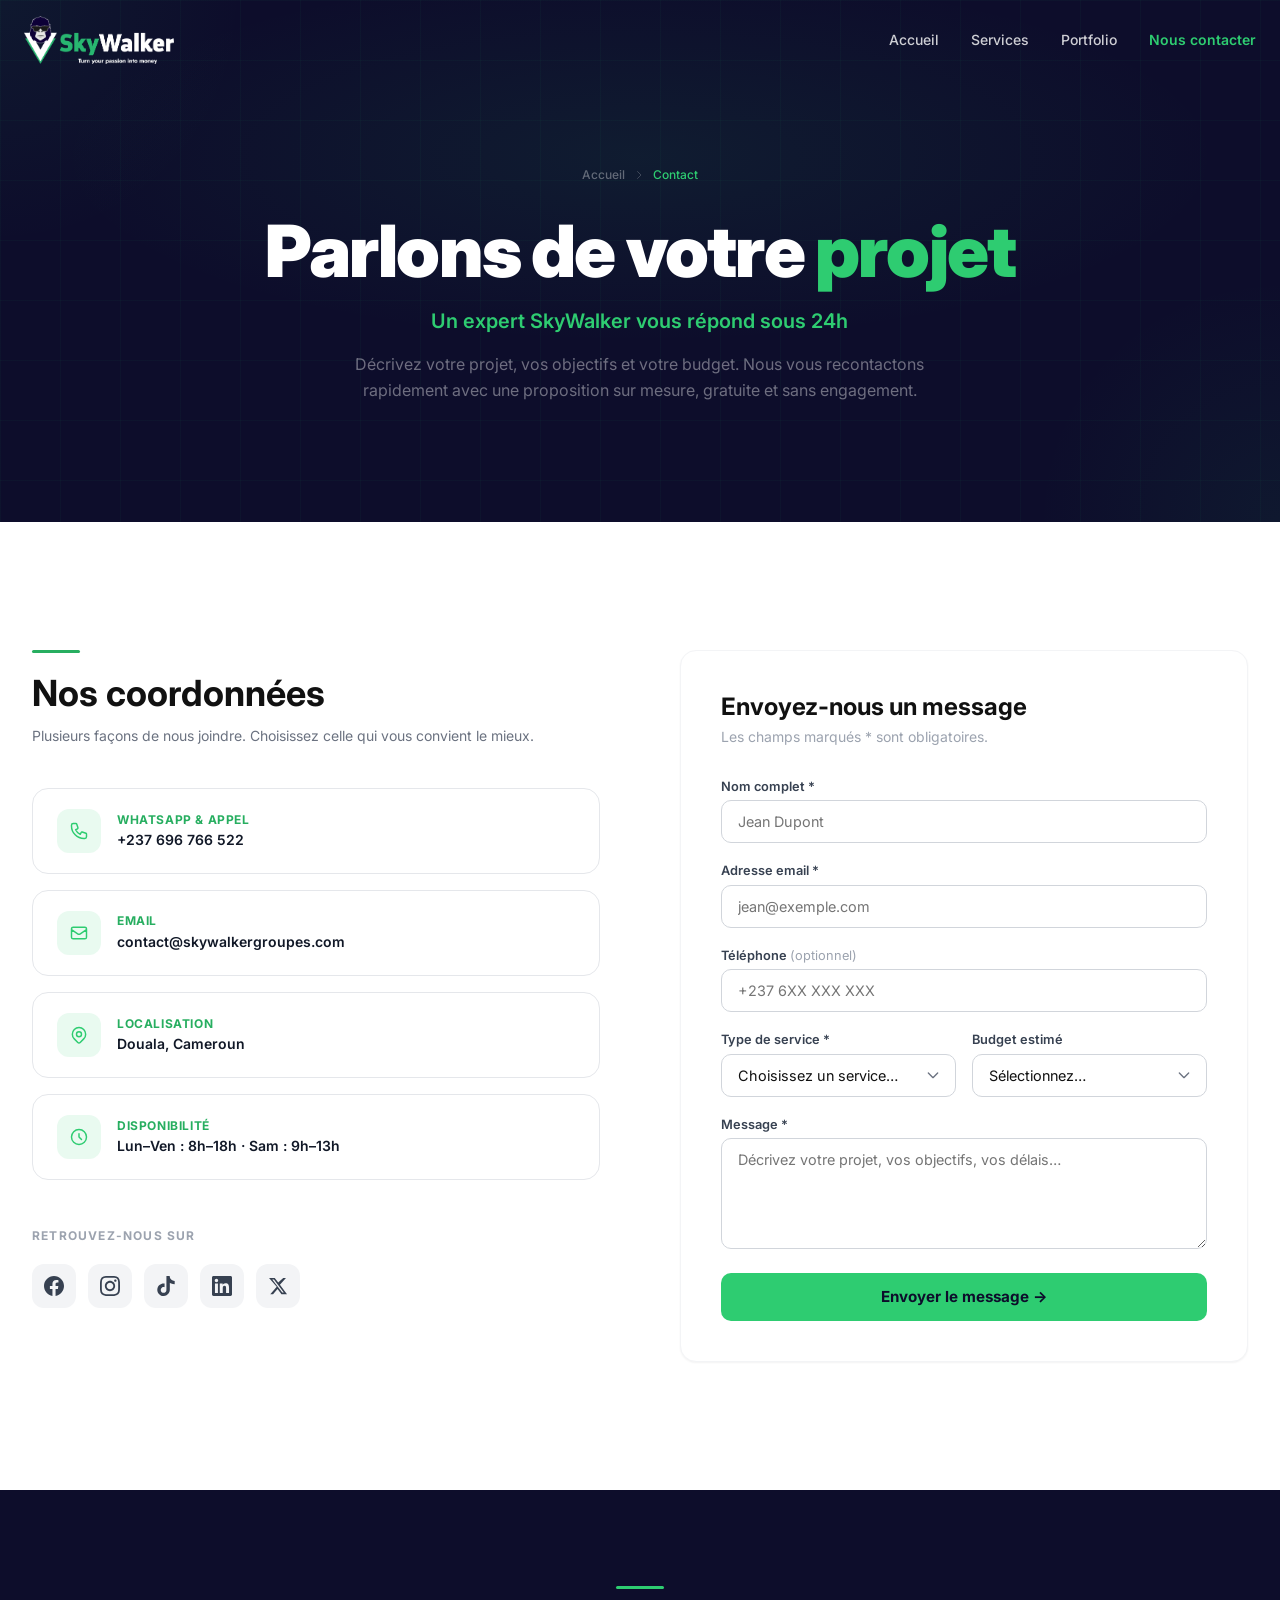
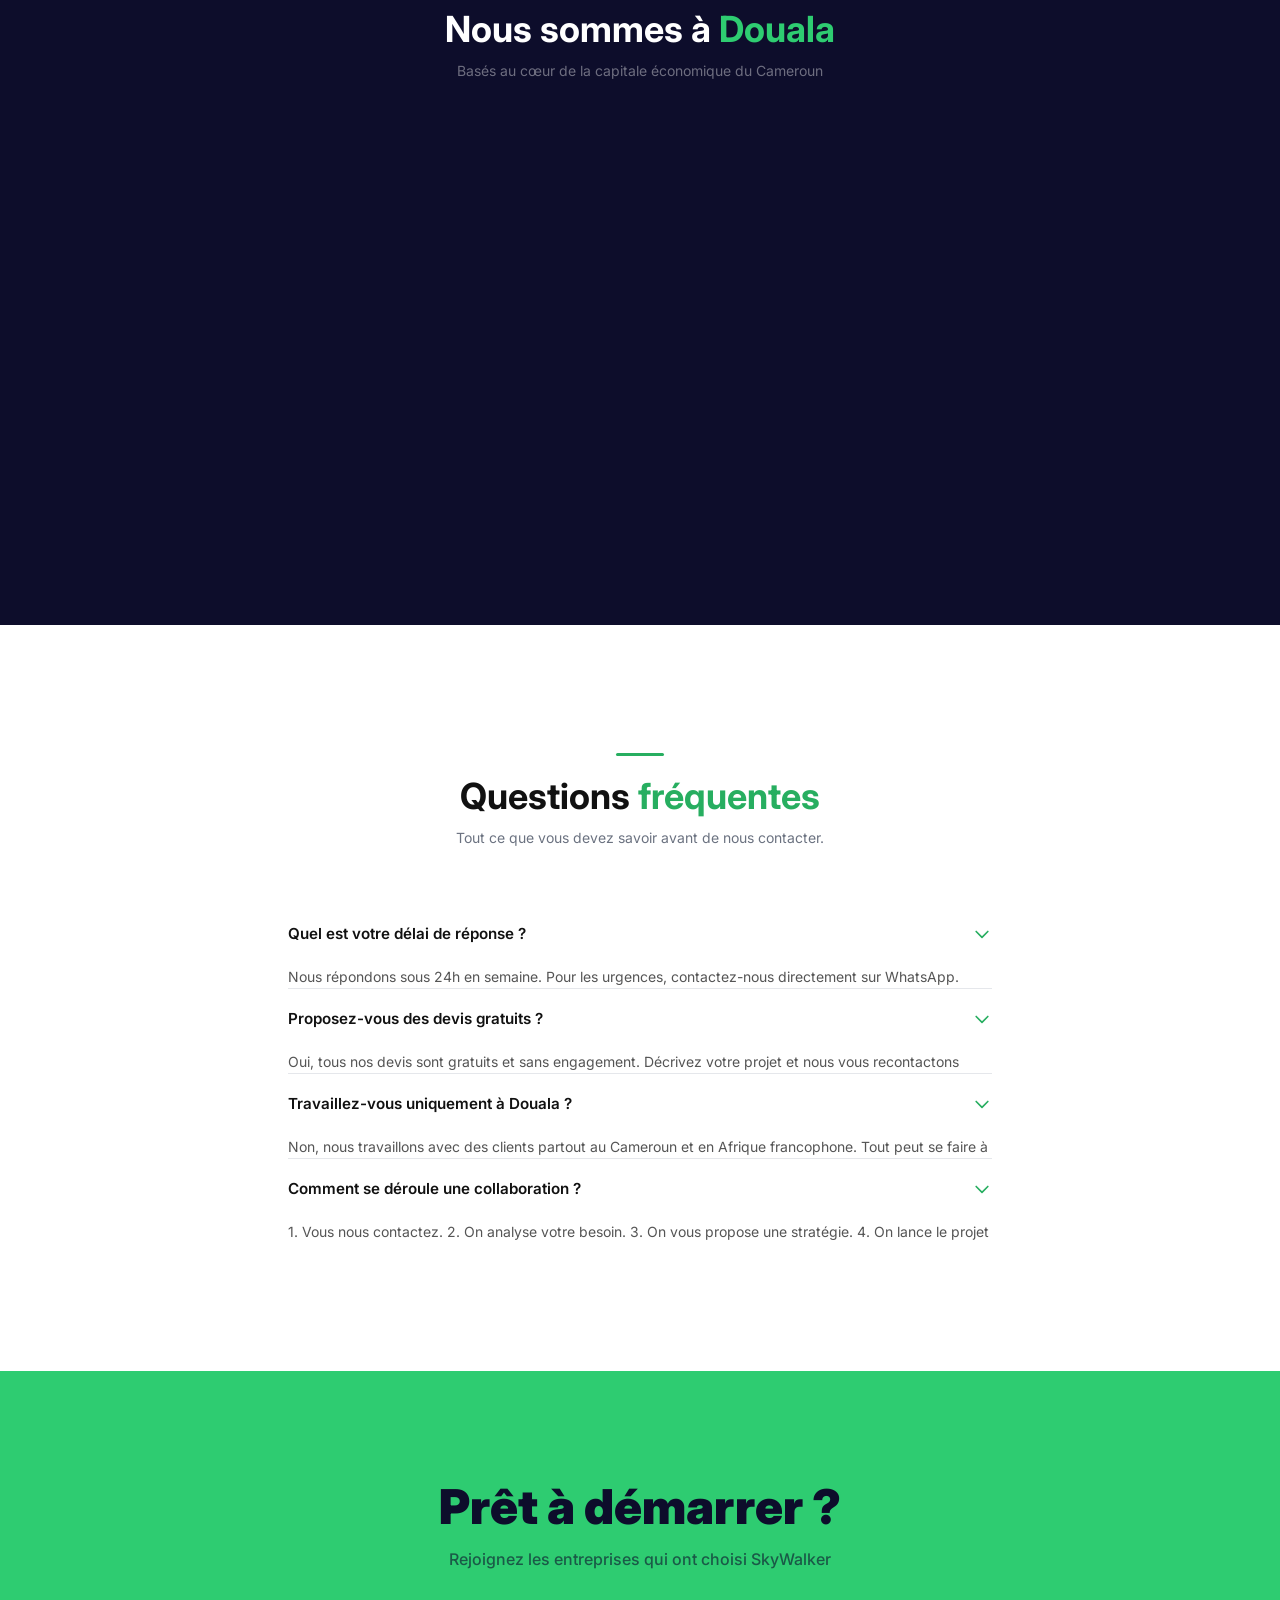
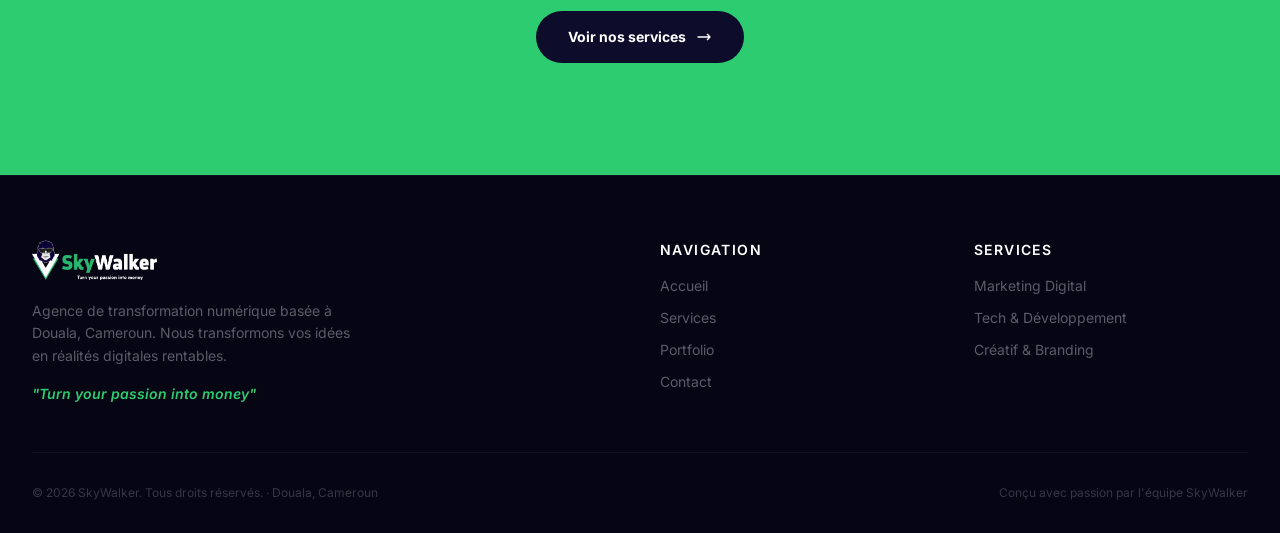
<file: contact.html>
<!DOCTYPE html>
<html lang="fr">
<head>
  <meta charset="UTF-8" />
  <meta name="viewport" content="width=device-width, initial-scale=1.0" />
  <meta name="description" content="Contactez SkyWalker – Agence de transformation numérique à Douala, Cameroun. Un expert vous répond sous 24h." />
  <meta name="theme-color" content="#0d0d2b" />
  <title>Contact | SkyWalker – Agence de Transformation Numérique</title>
  <link rel="icon" type="image/png" href="assets/images/logo-icon.png" />
  <link rel="preconnect" href="https://fonts.googleapis.com" />
  <link rel="preconnect" href="https://fonts.gstatic.com" crossorigin />
  <link href="https://fonts.googleapis.com/css2?family=Inter:wght@300;400;500;600;700;800;900&display=swap" rel="stylesheet" />
  <link rel="stylesheet" href="assets/css/style.css" />

  <style>
    html { scroll-behavior: smooth; }
    body { background-color: #0d0d2b; color: #fff; font-family: 'Inter', sans-serif; overflow-x: hidden; }

    /* ── Navbar ──────────────────────────────────────────────── */
    #navbar { background: transparent; transition: background .4s, backdrop-filter .4s, box-shadow .4s; }
    #navbar.scrolled {
      background: rgba(13,13,43,.92);
      backdrop-filter: blur(16px);
      -webkit-backdrop-filter: blur(16px);
      box-shadow: 0 2px 24px rgba(0,0,0,.5);
    }

    /* ── Bouton navbar ───────────────────────────────────────── */
    .btn-green { background-color:#2ecc71; color:#0d0d2b; font-weight:700; transition: background-color .25s, transform .2s, box-shadow .25s; }
    .btn-green:hover { background-color:#27ae60; transform:translateY(-2px); box-shadow:0 8px 24px rgba(46,204,113,.4); }

    /* ── Séparateur ──────────────────────────────────────────── */
    .green-line { width:48px; height:3px; background:#2ecc71; border-radius:2px; }

    /* ── Animations hero ─────────────────────────────────────── */
    @keyframes fadeUp { from{opacity:0;transform:translateY(36px)} to{opacity:1;transform:translateY(0)} }
    .fade-up { opacity:0; animation: fadeUp .85s ease forwards; }

    /* ── Hero motif géométrique ──────────────────────────────── */
    .hero-geo {
      background-color: #0d0d2b;
      background-image:
        linear-gradient(rgba(46,204,113,.04) 1px, transparent 1px),
        linear-gradient(90deg, rgba(46,204,113,.04) 1px, transparent 1px);
      background-size: 60px 60px;
    }

    /* ── Sections fond blanc ─────────────────────────────────── */
    .section-light { background:#fff; color:#111; }

    /* ── Cards coordonnées ───────────────────────────────────── */
    .contact-card {
      background:#fff;
      border:1.5px solid #e5e7eb;
      border-radius:1rem;
      padding:1.25rem 1.5rem;
      display:flex;
      align-items:center;
      gap:1rem;
      transition: border-color .3s ease, box-shadow .3s ease, transform .3s ease;
    }
    .contact-card:hover {
      border-color:#2ecc71;
      box-shadow:0 8px 32px rgba(46,204,113,.15);
      transform:translateY(-3px);
    }
    .contact-icon {
      width:2.75rem; height:2.75rem;
      background:rgba(46,204,113,.1);
      border-radius:.75rem;
      display:flex; align-items:center; justify-content:center;
      flex-shrink:0;
    }

    /* ── Icônes réseaux sociaux ──────────────────────────────── */
    .social-link {
      width:2.75rem; height:2.75rem;
      background:#f3f4f6;
      border-radius:.75rem;
      display:flex; align-items:center; justify-content:center;
      color:#374151;
      transition: background .25s, color .25s, transform .25s;
    }
    .social-link:hover { background:#2ecc71; color:#fff; transform:translateY(-3px); }

    /* ── Formulaire ──────────────────────────────────────────── */
    .form-input, .form-select, .form-textarea {
      width:100%;
      border:1.5px solid #d1d5db;
      border-radius:.625rem;
      padding:.75rem 1rem;
      font-size:.9rem;
      color:#111;
      background:#fff;
      transition: border-color .25s, box-shadow .25s;
      outline:none;
      font-family: 'Inter', sans-serif;
      appearance: none;
    }
    .form-select {
      background-image: url("data:image/svg+xml,%3Csvg xmlns='http://www.w3.org/2000/svg' fill='none' stroke='%236b7280' stroke-width='2' viewBox='0 0 24 24'%3E%3Cpath stroke-linecap='round' stroke-linejoin='round' d='M19 9l-7 7-7-7'/%3E%3C/svg%3E");
      background-repeat: no-repeat;
      background-position: right .875rem center;
      background-size: 1rem;
      padding-right:2.5rem;
    }
    .form-input:focus, .form-select:focus, .form-textarea:focus {
      border-color:#2ecc71;
      box-shadow: 0 0 0 3px rgba(46,204,113,.12);
    }
    .form-input.error, .form-select.error, .form-textarea.error {
      border-color:#ef4444;
      box-shadow: 0 0 0 3px rgba(239,68,68,.1);
    }
    .form-label {
      display:block;
      font-size:.8rem;
      font-weight:600;
      color:#374151;
      margin-bottom:.4rem;
    }
    .form-group { margin-bottom:1.25rem; }

    /* ── Bouton submit ───────────────────────────────────────── */
    .btn-submit {
      width:100%;
      background:#2ecc71;
      color:#0d0d2b;
      font-weight:700;
      font-size:.95rem;
      padding:.9rem 1.5rem;
      border-radius:.625rem;
      border:none;
      cursor:pointer;
      transition: background-color .25s, transform .2s, box-shadow .25s;
      font-family: 'Inter', sans-serif;
    }
    .btn-submit:hover:not(:disabled) { background:#27ae60; transform:translateY(-2px); box-shadow:0 8px 24px rgba(46,204,113,.4); }
    .btn-submit:disabled { opacity:.7; cursor:not-allowed; }

    /* ── Message succès / erreur ─────────────────────────────── */
    [data-fs-success] {
      background:#dcfce7;
      border:1.5px solid #86efac;
      border-radius:.75rem;
      padding:1.25rem 1.5rem;
      color:#166534;
      font-weight:600;
      font-size:.9rem;
      margin-bottom:1.25rem;
    }
    [data-fs-error] {
      background:#fee2e2;
      border:1.5px solid #fca5a5;
      border-radius:.75rem;
      padding:1.25rem 1.5rem;
      color:#991b1b;
      font-weight:600;
      font-size:.9rem;
      margin-bottom:1.25rem;
    }

    /* ── FAQ Accordion ───────────────────────────────────────── */
    .faq-item { border-bottom:1px solid #e5e7eb; }
    .faq-question {
      width:100%;
      display:flex; justify-content:space-between; align-items:center;
      padding:1.25rem 0;
      text-align:left;
      font-weight:600;
      font-size:.95rem;
      color:#111;
      background:none;
      border:none;
      cursor:pointer;
      gap:1rem;
    }
    .faq-answer {
      max-height:0;
      overflow:hidden;
      transition: max-height .38s ease;
    }
    .faq-answer.open { max-height:220px; }
    .faq-answer p { color:#555; font-size:.875rem; line-height:1.85; padding-bottom:1.25rem; }
    .faq-chevron { transition: transform .32s ease; flex-shrink:0; color:#27ae60; }
    .faq-chevron.open { transform: rotate(180deg); }

    /* ── CTA vert ────────────────────────────────────────────── */
    #cta-contact { background:#2ecc71; }
    .btn-dark { background-color:#0d0d2b; color:#fff; font-weight:700; transition: background-color .25s, transform .2s, box-shadow .25s; }
    .btn-dark:hover { background-color:#1a1a4e; transform:translateY(-2px); box-shadow:0 8px 24px rgba(13,13,43,.35); }

    /* ── Reveal scroll ───────────────────────────────────────── */
    .reveal, .reveal-l, .reveal-r { opacity:0; transition: opacity .8s ease, transform .8s ease; }
    .reveal   { transform:translateY(40px); }
    .reveal-l { transform:translateX(-52px); }
    .reveal-r { transform:translateX(52px); }
    .reveal.visible, .reveal-l.visible, .reveal-r.visible { opacity:1; transform:none; }
    .d1 { transition-delay:.1s; }
    .d2 { transition-delay:.24s; }
    .d3 { transition-delay:.38s; }
    .d4 { transition-delay:.52s; }

    /* ── Footer ──────────────────────────────────────────────── */
    footer { background:#050514; }
    footer a:hover { color:#2ecc71; }
  </style>
</head>

<body class="antialiased">

  <!-- ═══════════ NAVBAR ═══════════ -->
  <nav id="navbar" class="fixed top-0 left-0 right-0 z-50">
    <div class="max-w-7xl mx-auto px-6 lg:px-8">
      <div class="flex items-center justify-between h-16 lg:h-20">
        <a href="index.html" class="flex-shrink-0">
          <img src="assets/images/logo-horizontal.png" alt="SkyWalker" class="h-10 lg:h-12 w-auto object-contain" />
        </a>
        <ul class="hidden md:flex items-center gap-8 text-sm font-medium text-white/80">
          <li><a href="index.html"     class="hover:text-sw-green transition-colors">Accueil</a></li>
          <li><a href="services.html"  class="hover:text-sw-green transition-colors">Services</a></li>
          <li><a href="portfolio.html" class="hover:text-sw-green transition-colors">Portfolio</a></li>
          <li><a href="contact.html"   class="text-sw-green font-semibold">Nous contacter</a></li>
        </ul>
        <button id="menu-btn" class="md:hidden flex flex-col justify-center items-center w-8 h-8 gap-1.5" aria-label="Ouvrir le menu">
          <span class="hamburger-line block w-6 h-0.5 bg-white transition-all duration-300"></span>
          <span class="hamburger-line block w-6 h-0.5 bg-white transition-all duration-300"></span>
          <span class="hamburger-line block w-4 h-0.5 bg-white transition-all duration-300"></span>
        </button>
      </div>
    </div>
    <div id="mobile-menu" class="md:hidden hidden bg-[#0d0d2b]/96 backdrop-blur-md border-t border-white/10">
      <ul class="flex flex-col px-6 py-4 gap-4 text-sm font-medium">
        <li><a href="index.html"     class="block text-white/80 hover:text-sw-green py-1 transition-colors">Accueil</a></li>
        <li><a href="services.html"  class="block text-white/80 hover:text-sw-green py-1 transition-colors">Services</a></li>
        <li><a href="portfolio.html" class="block text-white/80 hover:text-sw-green py-1 transition-colors">Portfolio</a></li>
        <li><a href="contact.html"   class="block text-sw-green font-semibold py-1">Contact</a></li>
      </ul>
    </div>
  </nav>


  <!-- ═══════════ HERO CONTACT ═══════════ -->
  <section class="hero-geo relative min-h-[58vh] flex items-center justify-center overflow-hidden">

    <div class="absolute inset-0 pointer-events-none" aria-hidden="true"
         style="background:radial-gradient(ellipse 70% 55% at 50% 30%, rgba(46,204,113,.08) 0%, transparent 65%); z-index:1;"></div>
    <div class="absolute top-0 left-0 w-72 h-72 pointer-events-none" aria-hidden="true"
         style="background:radial-gradient(circle at top left, rgba(46,204,113,.06) 0%, transparent 60%); z-index:1;"></div>
    <div class="absolute bottom-0 right-0 w-72 h-72 pointer-events-none" aria-hidden="true"
         style="background:radial-gradient(circle at bottom right, rgba(46,204,113,.06) 0%, transparent 60%); z-index:1;"></div>

    <div class="relative z-10 max-w-4xl mx-auto px-6 text-center pt-28 pb-16">

      <!-- Breadcrumb -->
      <nav class="fade-up flex items-center justify-center gap-2 text-xs text-white/35 mb-8 font-medium"
           style="animation-delay:.05s" aria-label="Fil d'Ariane">
        <a href="index.html" class="hover:text-sw-green transition-colors">Accueil</a>
        <svg class="w-3 h-3 text-white/20" fill="none" stroke="currentColor" viewBox="0 0 24 24">
          <path stroke-linecap="round" stroke-linejoin="round" stroke-width="2" d="M9 5l7 7-7 7"/>
        </svg>
        <span class="text-sw-green">Contact</span>
      </nav>

      <!-- Titre -->
      <h1 class="fade-up text-5xl sm:text-6xl lg:text-7xl font-black leading-tight tracking-tight mb-5"
          style="animation-delay:.2s">
        Parlons de votre <span class="text-sw-green">projet</span>
      </h1>

      <!-- Sous-titre vert -->
      <p class="fade-up text-lg sm:text-xl text-sw-green font-semibold mb-4"
         style="animation-delay:.38s">
        Un expert SkyWalker vous répond sous 24h
      </p>

      <!-- Description -->
      <p class="fade-up text-base text-white/40 max-w-xl mx-auto leading-relaxed"
         style="animation-delay:.52s">
        Décrivez votre projet, vos objectifs et votre budget. Nous vous recontactons rapidement avec une proposition sur mesure, gratuite et sans engagement.
      </p>
    </div>
  </section>


  <!-- ═══════════ SECTION PRINCIPALE — 2 colonnes ═══════════ -->
  <section class="section-light py-24 lg:py-32">
    <div class="max-w-7xl mx-auto px-6 lg:px-8">
      <div class="grid lg:grid-cols-2 gap-16 lg:gap-20 items-start">

        <!-- ── Colonne gauche : coordonnées ── -->
        <div class="reveal-l">
          <div class="green-line mb-5" style="background:#27ae60;"></div>
          <h2 class="text-3xl sm:text-4xl font-bold text-gray-900 mb-3">Nos coordonnées</h2>
          <p class="text-gray-500 text-sm leading-relaxed mb-10">
            Plusieurs façons de nous joindre. Choisissez celle qui vous convient le mieux.
          </p>

          <!-- Cards -->
          <div class="flex flex-col gap-4 mb-12">

            <!-- Téléphone -->
            <div class="contact-card">
              <div class="contact-icon">
                <svg class="w-5 h-5" fill="none" stroke="#2ecc71" stroke-width="1.75" viewBox="0 0 24 24">
                  <path stroke-linecap="round" stroke-linejoin="round" d="M3 5a2 2 0 012-2h3.28a1 1 0 01.948.684l1.498 4.493a1 1 0 01-.502 1.21l-2.257 1.13a11.042 11.042 0 005.516 5.516l1.13-2.257a1 1 0 011.21-.502l4.493 1.498a1 1 0 01.684.949V19a2 2 0 01-2 2h-1C9.716 21 3 14.284 3 6V5z"/>
                </svg>
              </div>
              <div>
                <p class="text-xs font-bold uppercase tracking-wider mb-0.5" style="color:#27ae60;">WhatsApp &amp; Appel</p>
                <p class="text-gray-900 font-semibold text-sm">+237 696 766 522</p>
              </div>
            </div>

            <!-- Email -->
            <div class="contact-card">
              <div class="contact-icon">
                <svg class="w-5 h-5" fill="none" stroke="#2ecc71" stroke-width="1.75" viewBox="0 0 24 24">
                  <path stroke-linecap="round" stroke-linejoin="round" d="M3 8l7.89 5.26a2 2 0 002.22 0L21 8M5 19h14a2 2 0 002-2V7a2 2 0 00-2-2H5a2 2 0 00-2 2v10a2 2 0 002 2z"/>
                </svg>
              </div>
              <div>
                <p class="text-xs font-bold uppercase tracking-wider mb-0.5" style="color:#27ae60;">Email</p>
                <a href="mailto:contact@skywalker-agency.com"
                   class="text-gray-900 font-semibold text-sm transition-colors"
                   style="text-decoration:none;"
                   onmouseover="this.style.color='#2ecc71'" onmouseout="this.style.color=''">
                  contact@skywalkergroupes.com
                </a>
              </div>
            </div>

            <!-- Localisation -->
            <div class="contact-card">
              <div class="contact-icon">
                <svg class="w-5 h-5" fill="none" stroke="#2ecc71" stroke-width="1.75" viewBox="0 0 24 24">
                  <path stroke-linecap="round" stroke-linejoin="round" d="M17.657 16.657L13.414 20.9a1.998 1.998 0 01-2.827 0l-4.244-4.243a8 8 0 1111.314 0z"/>
                  <path stroke-linecap="round" stroke-linejoin="round" d="M15 11a3 3 0 11-6 0 3 3 0 016 0z"/>
                </svg>
              </div>
              <div>
                <p class="text-xs font-bold uppercase tracking-wider mb-0.5" style="color:#27ae60;">Localisation</p>
                <p class="text-gray-900 font-semibold text-sm">Douala, Cameroun</p>
              </div>
            </div>

            <!-- Disponibilité -->
            <div class="contact-card">
              <div class="contact-icon">
                <svg class="w-5 h-5" fill="none" stroke="#2ecc71" stroke-width="1.75" viewBox="0 0 24 24">
                  <path stroke-linecap="round" stroke-linejoin="round" d="M12 8v4l3 3m6-3a9 9 0 11-18 0 9 9 0 0118 0z"/>
                </svg>
              </div>
              <div>
                <p class="text-xs font-bold uppercase tracking-wider mb-0.5" style="color:#27ae60;">Disponibilité</p>
                <p class="text-gray-900 font-semibold text-sm">Lun–Ven : 8h–18h · Sam : 9h–13h</p>
              </div>
            </div>
          </div>

          <!-- Réseaux sociaux -->
          <div>
            <p class="text-xs font-bold text-gray-400 uppercase tracking-widest mb-5">Retrouvez-nous sur</p>
            <div class="flex items-center gap-3">

              <!-- Facebook -->
              <a href="#" class="social-link" aria-label="Facebook">
                <svg class="w-5 h-5" fill="currentColor" viewBox="0 0 24 24">
                  <path d="M24 12.073c0-6.627-5.373-12-12-12s-12 5.373-12 12c0 5.99 4.388 10.954 10.125 11.854v-8.385H7.078v-3.47h3.047V9.43c0-3.007 1.792-4.669 4.533-4.669 1.312 0 2.686.235 2.686.235v2.953H15.83c-1.491 0-1.956.925-1.956 1.874v2.25h3.328l-.532 3.47h-2.796v8.385C19.612 23.027 24 18.062 24 12.073z"/>
                </svg>
              </a>

              <!-- Instagram -->
              <a href="#" class="social-link" aria-label="Instagram">
                <svg class="w-5 h-5" fill="currentColor" viewBox="0 0 24 24">
                  <path d="M12 2.163c3.204 0 3.584.012 4.85.07 3.252.148 4.771 1.691 4.919 4.919.058 1.265.069 1.645.069 4.849 0 3.205-.012 3.584-.069 4.849-.149 3.225-1.664 4.771-4.919 4.919-1.266.058-1.644.07-4.85.07-3.204 0-3.584-.012-4.849-.07-3.26-.149-4.771-1.699-4.919-4.92-.058-1.265-.07-1.644-.07-4.849 0-3.204.013-3.583.07-4.849.149-3.227 1.664-4.771 4.919-4.919 1.266-.057 1.645-.069 4.849-.069zm0-2.163c-3.259 0-3.667.014-4.947.072-4.358.2-6.78 2.618-6.98 6.98-.059 1.281-.073 1.689-.073 4.948 0 3.259.014 3.668.072 4.948.2 4.358 2.618 6.78 6.98 6.98 1.281.058 1.689.072 4.948.072 3.259 0 3.668-.014 4.948-.072 4.354-.2 6.782-2.618 6.979-6.98.059-1.28.073-1.689.073-4.948 0-3.259-.014-3.667-.072-4.947-.196-4.354-2.617-6.78-6.979-6.98-1.281-.059-1.69-.073-4.949-.073zm0 5.838c-3.403 0-6.162 2.759-6.162 6.162s2.759 6.163 6.162 6.163 6.162-2.759 6.162-6.163c0-3.403-2.759-6.162-6.162-6.162zm0 10.162c-2.209 0-4-1.79-4-4 0-2.209 1.791-4 4-4s4 1.791 4 4c0 2.21-1.791 4-4 4zm6.406-11.845c-.796 0-1.441.645-1.441 1.44s.645 1.44 1.441 1.44c.795 0 1.439-.645 1.439-1.44s-.644-1.44-1.439-1.44z"/>
                </svg>
              </a>

              <!-- TikTok -->
              <a href="#" class="social-link" aria-label="TikTok">
                <svg class="w-5 h-5" fill="currentColor" viewBox="0 0 24 24">
                  <path d="M12.525.02c1.31-.02 2.61-.01 3.91-.02.08 1.53.63 3.09 1.75 4.17 1.12 1.11 2.7 1.62 4.24 1.79v4.03c-1.44-.05-2.89-.35-4.2-.97-.57-.26-1.1-.59-1.62-.93-.01 2.92.01 5.84-.02 8.75-.08 1.4-.54 2.79-1.35 3.94-1.31 1.92-3.58 3.17-5.91 3.21-1.43.08-2.86-.31-4.08-1.03-2.02-1.19-3.44-3.37-3.65-5.71-.02-.5-.03-1-.01-1.49.18-1.9 1.12-3.72 2.58-4.96 1.66-1.44 3.98-2.13 6.15-1.72.02 1.48-.04 2.96-.04 4.44-.99-.32-2.15-.23-3.02.37-.63.41-1.11 1.04-1.36 1.75-.21.51-.15 1.07-.14 1.61.24 1.64 1.82 3.02 3.5 2.87 1.12-.01 2.19-.66 2.77-1.61.19-.33.4-.67.41-1.06.1-1.79.06-3.57.07-5.36.01-4.03-.01-8.05.02-12.07z"/>
                </svg>
              </a>

              <!-- LinkedIn -->
              <a href="#" class="social-link" aria-label="LinkedIn">
                <svg class="w-5 h-5" fill="currentColor" viewBox="0 0 24 24">
                  <path d="M20.447 20.452h-3.554v-5.569c0-1.328-.027-3.037-1.852-3.037-1.853 0-2.136 1.445-2.136 2.939v5.667H9.351V9h3.414v1.561h.046c.477-.9 1.637-1.85 3.37-1.85 3.601 0 4.267 2.37 4.267 5.455v6.286zM5.337 7.433c-1.144 0-2.063-.926-2.063-2.065 0-1.138.92-2.063 2.063-2.063 1.14 0 2.064.925 2.064 2.063 0 1.139-.925 2.065-2.064 2.065zm1.782 13.019H3.555V9h3.564v11.452zM22.225 0H1.771C.792 0 0 .774 0 1.729v20.542C0 23.227.792 24 1.771 24h20.451C23.2 24 24 23.227 24 22.271V1.729C24 .774 23.2 0 22.222 0h.003z"/>
                </svg>
              </a>

              <!-- X (Twitter) -->
              <a href="#" class="social-link" aria-label="X (anciennement Twitter)">
                <svg class="w-5 h-5" fill="currentColor" viewBox="0 0 24 24">
                  <path d="M18.244 2.25h3.308l-7.227 8.26 8.502 11.24H16.17l-4.714-6.231-5.401 6.231H2.746l7.73-8.835L1.254 2.25H8.08l4.213 5.567 5.951-5.567zm-1.161 17.52h1.833L7.084 4.126H5.117z"/>
                </svg>
              </a>
            </div>
          </div>
        </div>

        <!-- ── Colonne droite : formulaire ── -->
        <div class="reveal-r">
          <div class="bg-white border border-gray-100 rounded-2xl p-8 lg:p-10 shadow-sm">
            <h2 class="text-2xl font-bold text-gray-900 mb-1">Envoyez-nous un message</h2>
            <p class="text-gray-400 text-sm mb-8">Les champs marqués * sont obligatoires.</p>

            <div data-fs-success style="display:none" class="success-message">
              ✓ Message envoyé ! Nous vous répondons sous 24h.
            </div>
            <div data-fs-error style="display:none" class="error-message">
              Une erreur est survenue. Réessayez ou contactez-nous sur WhatsApp.
            </div>

            <form id="contact-form" novalidate>

              <!-- Nom -->
              <div class="form-group">
                <label for="nom" class="form-label">Nom complet *</label>
                <input type="text" id="nom" name="name" placeholder="Jean Dupont" class="form-input" required data-fs-field />
              </div>

              <!-- Email -->
              <div class="form-group">
                <label for="email" class="form-label">Adresse email *</label>
                <input type="email" id="email" name="email" placeholder="jean@exemple.com" class="form-input" required data-fs-field />
              </div>

              <!-- Téléphone -->
              <div class="form-group">
                <label for="tel" class="form-label">
                  Téléphone <span class="text-gray-400 font-normal">(optionnel)</span>
                </label>
                <input type="tel" id="tel" name="phone" placeholder="+237 6XX XXX XXX" class="form-input" data-fs-field />
              </div>

              <!-- Service — 2 colonnes sur tablette+ -->
              <div class="grid sm:grid-cols-2 gap-4">
                <div class="form-group">
                  <label for="service" class="form-label">Type de service *</label>
                  <select id="service" name="service" class="form-select" required data-fs-field>
                    <option value="">Choisissez un service…</option>
                    <option value="marketing">Marketing Digital</option>
                    <option value="tech">Tech &amp; Développement</option>
                    <option value="branding">Créatif &amp; Branding</option>
                    <option value="autre">Autre</option>
                  </select>
                </div>
                <div class="form-group">
                  <label for="budget" class="form-label">Budget estimé</label>
                  <select id="budget" name="budget" class="form-select" data-fs-field>
                    <option value="">Sélectionnez…</option>
                    <option value="<500k">Moins de 500 000 FCFA</option>
                    <option value="500k-1m">500 000 – 1 000 000 FCFA</option>
                    <option value="1m-5m">1 000 000 – 5 000 000 FCFA</option>
                    <option value=">5m">Plus de 5 000 000 FCFA</option>
                  </select>
                </div>
              </div>

              <!-- Message -->
              <div class="form-group">
                <label for="message" class="form-label">Message *</label>
                <textarea id="message" name="message" rows="5"
                  placeholder="Décrivez votre projet, vos objectifs, vos délais…"
                  class="form-textarea" required data-fs-field></textarea>
              </div>

              <!-- Bouton -->
              <button type="submit" class="btn-submit" data-fs-submit-btn>
                Envoyer le message →
              </button>

            </form>
          </div>
        </div>

      </div>
    </div>
  </section>


  <!-- ═══════════ SECTION MAP ═══════════ -->
  <section class="py-24">
    <div class="max-w-7xl mx-auto px-6 lg:px-8">

      <div class="text-center mb-12 reveal">
        <div class="green-line mb-5 mx-auto"></div>
        <h2 class="text-3xl sm:text-4xl font-bold mb-3">
          Nous sommes à <span class="text-sw-green">Douala</span>
        </h2>
        <p class="text-white/40 text-sm">Basés au cœur de la capitale économique du Cameroun</p>
      </div>

      <div class="reveal overflow-hidden" style="border-radius:1.25rem; height:400px;">
        <iframe
          src="https://www.google.com/maps/embed?pb=!1m18!1m12!1m3!1d254981.66583988887!2d9.647399999999999!3d4.0510999999999995!2m3!1f0!2f0!3f0!3m2!1i1024!2i768!4f13.1!3m3!1m2!1s0x1061128be2e1fe6d%3A0x3f2b4d2e43bf2b1d!2sDouala%2C%20Cameroun!5e0!3m2!1sfr!2sfr!4v1700000000000!5m2!1sfr!2sfr"
          width="100%"
          height="400"
          style="border:0; display:block;"
          allowfullscreen=""
          loading="lazy"
          referrerpolicy="no-referrer-when-downgrade"
          title="Localisation SkyWalker – Douala, Cameroun">
        </iframe>
      </div>
    </div>
  </section>


  <!-- ═══════════ FAQ ═══════════ -->
  <section class="section-light py-24 lg:py-32">
    <div class="max-w-3xl mx-auto px-6 lg:px-8">

      <div class="text-center mb-14 reveal">
        <div class="green-line mb-5 mx-auto" style="background:#27ae60;"></div>
        <h2 class="text-3xl sm:text-4xl font-bold text-gray-900 mb-3">
          Questions <span style="color:#27ae60;">fréquentes</span>
        </h2>
        <p class="text-gray-500 text-sm">Tout ce que vous devez savoir avant de nous contacter.</p>
      </div>

      <div class="reveal">

        <!-- Q1 -->
        <div class="faq-item">
          <button class="faq-question" aria-expanded="false">
            <span>Quel est votre délai de réponse ?</span>
            <svg class="faq-chevron w-5 h-5" fill="none" stroke="currentColor" stroke-width="2" viewBox="0 0 24 24">
              <path stroke-linecap="round" stroke-linejoin="round" d="M19 9l-7 7-7-7"/>
            </svg>
          </button>
          <div class="faq-answer">
            <p>Nous répondons sous 24h en semaine. Pour les urgences, contactez-nous directement sur WhatsApp.</p>
          </div>
        </div>

        <!-- Q2 -->
        <div class="faq-item">
          <button class="faq-question" aria-expanded="false">
            <span>Proposez-vous des devis gratuits ?</span>
            <svg class="faq-chevron w-5 h-5" fill="none" stroke="currentColor" stroke-width="2" viewBox="0 0 24 24">
              <path stroke-linecap="round" stroke-linejoin="round" d="M19 9l-7 7-7-7"/>
            </svg>
          </button>
          <div class="faq-answer">
            <p>Oui, tous nos devis sont gratuits et sans engagement. Décrivez votre projet et nous vous recontactons rapidement.</p>
          </div>
        </div>

        <!-- Q3 -->
        <div class="faq-item">
          <button class="faq-question" aria-expanded="false">
            <span>Travaillez-vous uniquement à Douala ?</span>
            <svg class="faq-chevron w-5 h-5" fill="none" stroke="currentColor" stroke-width="2" viewBox="0 0 24 24">
              <path stroke-linecap="round" stroke-linejoin="round" d="M19 9l-7 7-7-7"/>
            </svg>
          </button>
          <div class="faq-answer">
            <p>Non, nous travaillons avec des clients partout au Cameroun et en Afrique francophone. Tout peut se faire à distance.</p>
          </div>
        </div>

        <!-- Q4 -->
        <div class="faq-item" style="border-bottom:none;">
          <button class="faq-question" aria-expanded="false">
            <span>Comment se déroule une collaboration ?</span>
            <svg class="faq-chevron w-5 h-5" fill="none" stroke="currentColor" stroke-width="2" viewBox="0 0 24 24">
              <path stroke-linecap="round" stroke-linejoin="round" d="M19 9l-7 7-7-7"/>
            </svg>
          </button>
          <div class="faq-answer">
            <p>1. Vous nous contactez. 2. On analyse votre besoin. 3. On vous propose une stratégie. 4. On lance le projet ensemble.</p>
          </div>
        </div>

      </div>
    </div>
  </section>


  <!-- ═══════════ CTA FINAL ═══════════ -->
  <section id="cta-contact" class="py-20 lg:py-28">
    <div class="max-w-3xl mx-auto px-6 lg:px-8 text-center reveal">
      <h2 class="text-4xl sm:text-5xl font-black mb-4 leading-tight" style="color:#0d0d2b;">
        Prêt à démarrer ?
      </h2>
      <p class="text-base mb-10 font-medium" style="color:rgba(13,13,43,.6);">
        Rejoignez les entreprises qui ont choisi SkyWalker
      </p>
      <a href="services.html" class="btn-dark inline-flex items-center gap-2.5 px-8 py-4 rounded-full text-sm">
        Voir nos services
        <svg class="w-4 h-4" fill="none" stroke="currentColor" stroke-width="2" viewBox="0 0 24 24">
          <path stroke-linecap="round" stroke-linejoin="round" d="M17 8l4 4m0 0l-4 4m4-4H3"/>
        </svg>
      </a>
    </div>
  </section>


  <!-- ═══════════ FOOTER ═══════════ -->
  <footer class="border-t border-white/5 pt-16 pb-8">
    <div class="max-w-7xl mx-auto px-6 lg:px-8">
      <div class="grid md:grid-cols-4 gap-10 mb-12">
        <div class="md:col-span-2">
          <img src="assets/images/logo-horizontal.png" alt="SkyWalker" class="h-10 w-auto object-contain mb-5" />
          <p class="text-white/35 text-sm leading-relaxed max-w-xs">
            Agence de transformation numérique basée à Douala, Cameroun.
            Nous transformons vos idées en réalités digitales rentables.
          </p>
          <p class="text-sw-green font-semibold text-sm mt-4 italic">"Turn your passion into money"</p>
        </div>
        <div>
          <h4 class="text-white font-semibold text-sm mb-4 uppercase tracking-widest">Navigation</h4>
          <ul class="space-y-3 text-sm text-white/35">
            <li><a href="index.html"     class="hover:text-sw-green transition-colors">Accueil</a></li>
            <li><a href="services.html"  class="hover:text-sw-green transition-colors">Services</a></li>
            <li><a href="portfolio.html" class="hover:text-sw-green transition-colors">Portfolio</a></li>
            <li><a href="contact.html"   class="hover:text-sw-green transition-colors">Contact</a></li>
          </ul>
        </div>
        <div>
          <h4 class="text-white font-semibold text-sm mb-4 uppercase tracking-widest">Services</h4>
          <ul class="space-y-3 text-sm text-white/35">
            <li><a href="services.html#marketing" class="hover:text-sw-green transition-colors">Marketing Digital</a></li>
            <li><a href="services.html#tech"       class="hover:text-sw-green transition-colors">Tech &amp; Développement</a></li>
            <li><a href="services.html#branding"   class="hover:text-sw-green transition-colors">Créatif &amp; Branding</a></li>
          </ul>
        </div>
      </div>
      <div class="border-t border-white/5 pt-8 flex flex-col sm:flex-row items-center justify-between gap-4">
        <p class="text-white/20 text-xs">&copy; 2026 SkyWalker. Tous droits réservés. · Douala, Cameroun</p>
        <p class="text-white/20 text-xs">Conçu avec passion par l'équipe SkyWalker</p>
      </div>
    </div>
  </footer>


  <!-- ═══════════ SCRIPTS ═══════════ -->
  <script>
    /* ── Navbar scroll ───────────────────────────────────────── */
    const navbar = document.getElementById('navbar');
    window.addEventListener('scroll', () => {
      navbar.classList.toggle('scrolled', window.scrollY > 40);
    }, { passive: true });

    /* ── Menu hamburger ──────────────────────────────────────── */
    const menuBtn    = document.getElementById('menu-btn');
    const mobileMenu = document.getElementById('mobile-menu');
    const hLines     = menuBtn.querySelectorAll('.hamburger-line');
    menuBtn.addEventListener('click', () => {
      const isOpen = !mobileMenu.classList.contains('hidden');
      mobileMenu.classList.toggle('hidden', isOpen);
      if (!isOpen) {
        hLines[0].style.transform = 'translateY(8px) rotate(45deg)';
        hLines[1].style.opacity   = '0';
        hLines[2].style.transform = 'translateY(-8px) rotate(-45deg)';
        hLines[2].style.width     = '24px';
      } else {
        hLines.forEach(l => { l.style.transform = ''; l.style.opacity = '1'; });
        hLines[2].style.width = '16px';
      }
    });
    mobileMenu.querySelectorAll('a').forEach(a => {
      a.addEventListener('click', () => {
        mobileMenu.classList.add('hidden');
        hLines.forEach(l => { l.style.transform = ''; l.style.opacity = '1'; });
        hLines[2].style.width = '16px';
      });
    });

    /* ── Reveal au scroll ────────────────────────────────────── */
    const revEls = document.querySelectorAll('.reveal, .reveal-l, .reveal-r');
    const revObs = new IntersectionObserver((entries) => {
      entries.forEach(e => {
        if (e.isIntersecting) {
          e.target.classList.add('visible');
          revObs.unobserve(e.target);
        }
      });
    }, { threshold: 0.1 });
    revEls.forEach(el => revObs.observe(el));

    /* ── FAQ Accordion ───────────────────────────────────────── */
    document.querySelectorAll('.faq-question').forEach(btn => {
      btn.addEventListener('click', () => {
        const answer  = btn.nextElementSibling;
        const chevron = btn.querySelector('.faq-chevron');
        const isOpen  = answer.classList.contains('open');

        document.querySelectorAll('.faq-answer').forEach(a  => a.classList.remove('open'));
        document.querySelectorAll('.faq-chevron').forEach(c  => c.classList.remove('open'));
        document.querySelectorAll('.faq-question').forEach(b => b.setAttribute('aria-expanded', 'false'));

        if (!isOpen) {
          answer.classList.add('open');
          chevron.classList.add('open');
          btn.setAttribute('aria-expanded', 'true');
        }
      });
    });

    /* ── Validation formulaire ───────────────────────────────── */
    const form = document.getElementById('contact-form');

    function validateField(el) {
      const isEmpty = !el.value.trim();
      const isRequired = el.hasAttribute('required');
      const isBadEmail = el.type === 'email' && el.value.trim() && !/^[^\s@]+@[^\s@]+\.[^\s@]+$/.test(el.value);
      const isSelectEmpty = el.tagName === 'SELECT' && isRequired && !el.value;

      if ((isRequired && isEmpty) || isBadEmail || isSelectEmpty) {
        el.classList.add('error');
        return false;
      }
      el.classList.remove('error');
      return true;
    }

    form.querySelectorAll('.form-input, .form-select, .form-textarea').forEach(el => {
      el.addEventListener('input',  () => validateField(el));
      el.addEventListener('change', () => validateField(el));
    });

    /* ── Envoi formulaire via fetch (vanilla JS) ────────────── */
    const successMsg = document.querySelector('[data-fs-success]');
    const errorMsg   = document.querySelector('[data-fs-error]');
    const submitBtn  = form.querySelector('[data-fs-submit-btn]');

    form.addEventListener('submit', async function(e) {
      e.preventDefault();

      const required = form.querySelectorAll('[required]');
      let valid = true;
      required.forEach(el => { if (!validateField(el)) valid = false; });
      if (!valid) return;

      submitBtn.disabled    = true;
      submitBtn.textContent = 'Envoi en cours…';

      try {
        const response = await fetch('https://formspree.io/f/xzdwoyly', {
          method:  'POST',
          body:    new FormData(form),
          headers: { 'Accept': 'application/json' }
        });

        if (response.ok) {
          form.style.display       = 'none';
          successMsg.style.display = 'block';
          successMsg.scrollIntoView({ behavior: 'smooth', block: 'center' });
        } else {
          errorMsg.style.display = 'block';
          submitBtn.disabled    = false;
          submitBtn.textContent = 'Envoyer le message →';
        }
      } catch (_) {
        errorMsg.style.display = 'block';
        submitBtn.disabled    = false;
        submitBtn.textContent = 'Envoyer le message →';
      }
    });
  </script>

</body>
</html>
</file>
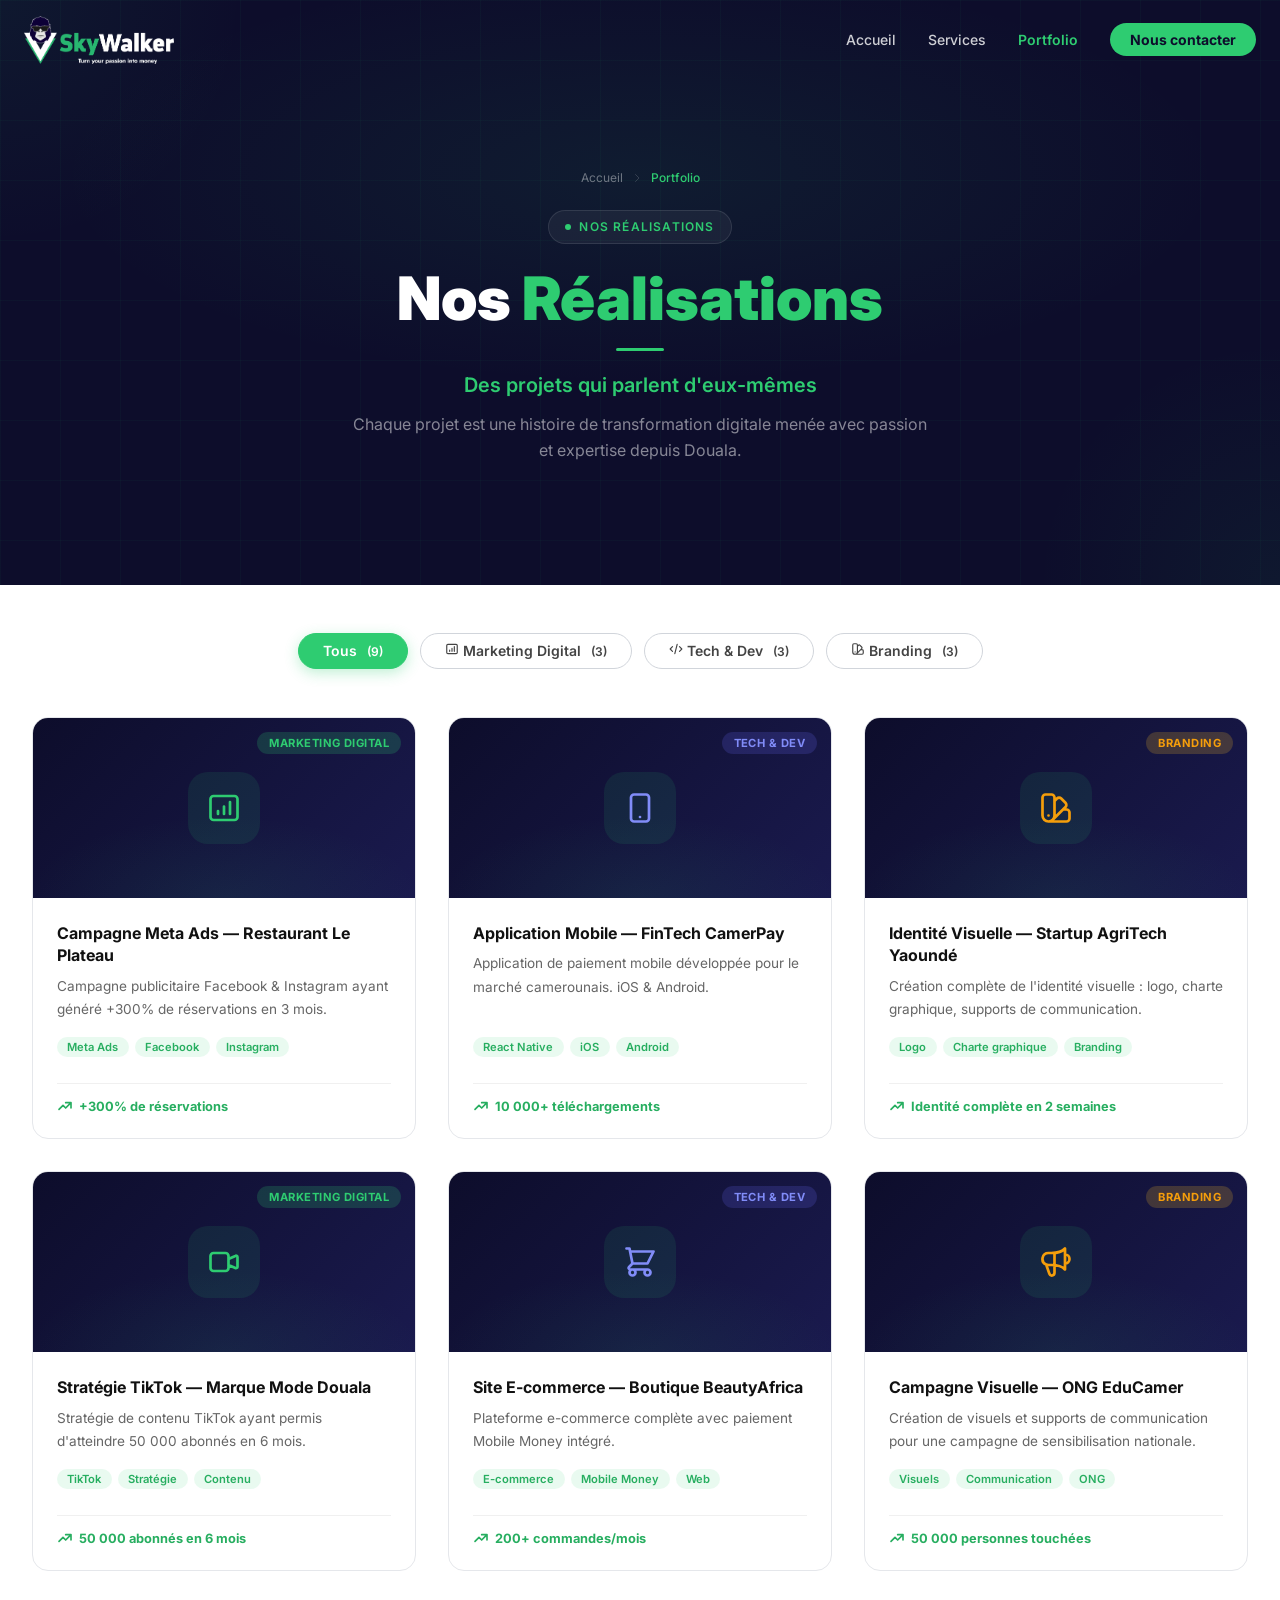
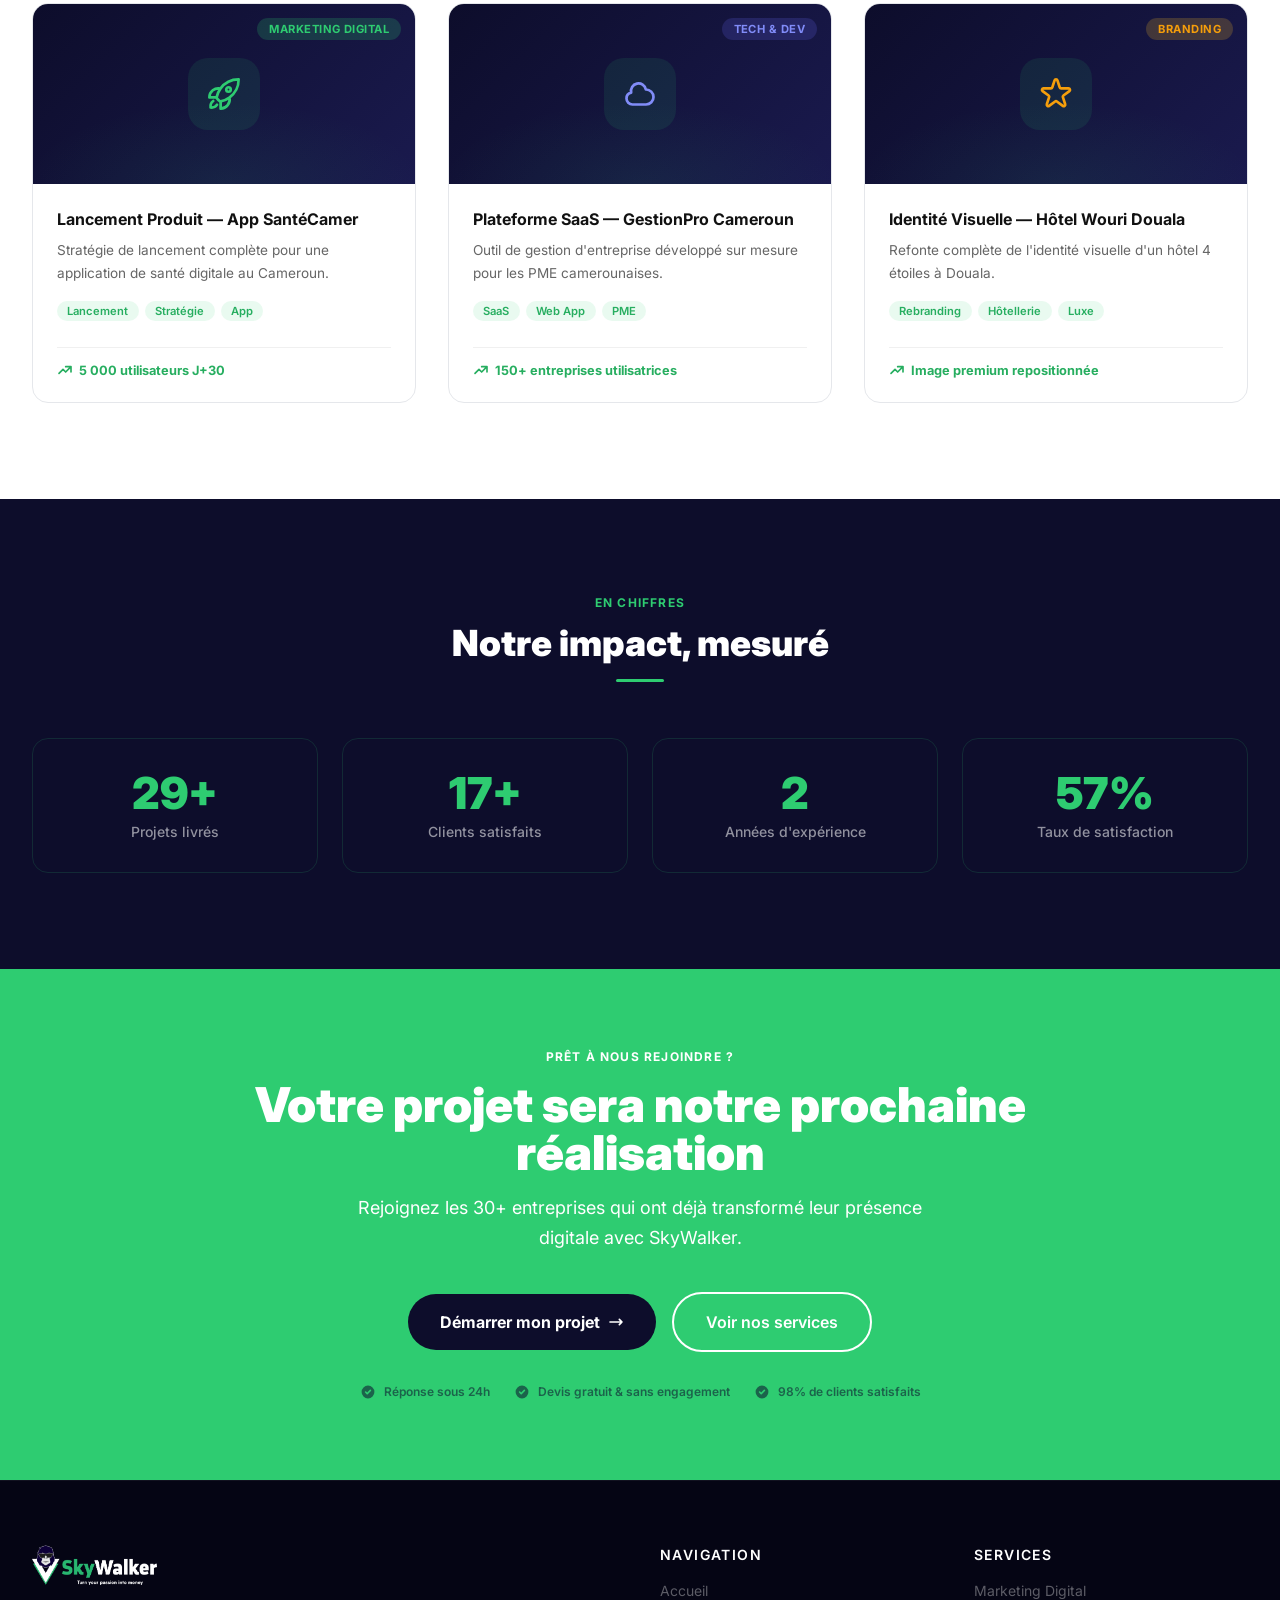
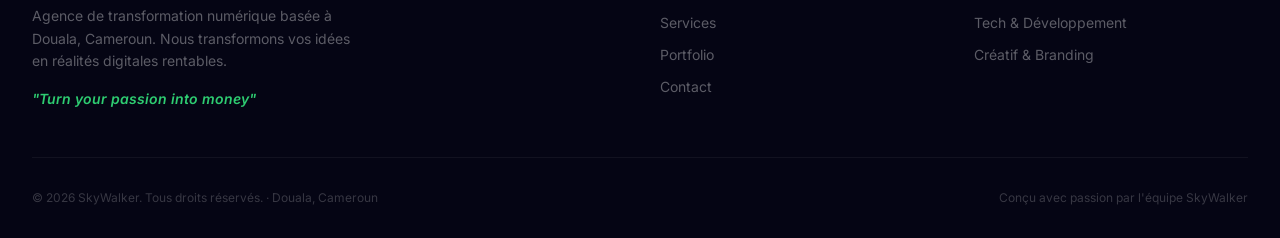
<file: portfolio.html>
<!DOCTYPE html>
<html lang="fr">
<head>
  <meta charset="UTF-8" />
  <meta name="viewport" content="width=device-width, initial-scale=1.0" />
  <meta name="description" content="Portfolio SkyWalker – Nos réalisations en marketing digital, développement web & mobile et branding à Douala, Cameroun." />
  <meta name="theme-color" content="#0d0d2b" />
  <title>Portfolio | SkyWalker – Agence de Transformation Numérique</title>
  <link rel="icon" type="image/png" href="assets/images/logo-icon.png" />
  <link rel="preconnect" href="https://fonts.googleapis.com" />
  <link rel="preconnect" href="https://fonts.gstatic.com" crossorigin />
  <link href="https://fonts.googleapis.com/css2?family=Inter:wght@300;400;500;600;700;800;900&display=swap" rel="stylesheet" />
  <link rel="stylesheet" href="assets/css/style.css" />

  <style>
    html { scroll-behavior: smooth; }
    body { background-color: #0d0d2b; color: #fff; font-family: 'Inter', sans-serif; overflow-x: hidden; }

    /* ── Navbar ──────────────────────────────────────────────── */
    #navbar { background: transparent; transition: background .4s, backdrop-filter .4s, box-shadow .4s; }
    #navbar.scrolled {
      background: rgba(13,13,43,.92);
      backdrop-filter: blur(16px);
      -webkit-backdrop-filter: blur(16px);
      box-shadow: 0 2px 24px rgba(0,0,0,.5);
    }

    /* ── Bouton navbar ───────────────────────────────────────── */
    .btn-green { background-color:#2ecc71; color:#0d0d2b; font-weight:700; transition: background-color .25s, transform .2s, box-shadow .25s; }
    .btn-green:hover { background-color:#27ae60; transform:translateY(-2px); box-shadow:0 8px 24px rgba(46,204,113,.4); }

    /* ── Séparateur ──────────────────────────────────────────── */
    .green-line { width:48px; height:3px; background:#2ecc71; border-radius:2px; }

    /* ── Animations hero ─────────────────────────────────────── */
    @keyframes fadeUp { from{opacity:0;transform:translateY(36px)} to{opacity:1;transform:translateY(0)} }
    .fade-up { opacity:0; animation: fadeUp .85s ease forwards; }

    /* ── Hero motif géométrique ──────────────────────────────── */
    .hero-geo {
      background-color: #0d0d2b;
      background-image:
        linear-gradient(rgba(46,204,113,.04) 1px, transparent 1px),
        linear-gradient(90deg, rgba(46,204,113,.04) 1px, transparent 1px);
      background-size: 60px 60px;
    }

    /* ── Section fond blanc ──────────────────────────────────── */
    .section-light { background:#fff; color:#111; }

    /* ── Boutons filtre ──────────────────────────────────────── */
    .filter-btn {
      border: 1.5px solid #d1d5db;
      border-radius: 9999px;
      padding: .5rem 1.5rem;
      font-size: .875rem;
      font-weight: 600;
      color: #444;
      background: #fff;
      cursor: pointer;
      transition: border-color .25s, background .25s, color .25s, box-shadow .25s, transform .2s;
    }
    .filter-btn:hover {
      border-color: #2ecc71;
      color: #27ae60;
      transform: translateY(-2px);
      box-shadow: 0 4px 14px rgba(46,204,113,.15);
    }
    .filter-btn.active {
      background: #2ecc71;
      border-color: #2ecc71;
      color: #fff;
      box-shadow: 0 4px 14px rgba(46,204,113,.3);
    }

    /* ── Cards projet ────────────────────────────────────────── */
    .project-card {
      background: #fff;
      border: 1.5px solid #e5e7eb;
      border-radius: 1rem;
      overflow: hidden;
      transition: border-color .3s ease, box-shadow .3s ease, transform .3s ease;
      display: flex;
      flex-direction: column;
    }
    .project-card:hover {
      border-color: #2ecc71;
      box-shadow: 0 12px 40px rgba(46,204,113,.15);
      transform: translateY(-6px);
    }

    /* En-tête card avec gradient sombre */
    .card-header {
      height: 180px;
      background: linear-gradient(135deg, #0d0d2b 0%, #1a1a4e 100%);
      display: flex;
      align-items: center;
      justify-content: center;
      position: relative;
      overflow: hidden;
    }
    .card-header::before {
      content: '';
      position: absolute;
      inset: 0;
      background: radial-gradient(ellipse 80% 70% at 50% 100%, rgba(46,204,113,.08) 0%, transparent 65%);
    }
    .card-header-icon {
      width: 72px;
      height: 72px;
      background: rgba(46,204,113,.1);
      border-radius: 1.25rem;
      display: flex;
      align-items: center;
      justify-content: center;
      position: relative;
      z-index: 1;
    }

    /* Badge catégorie */
    .card-badge {
      position: absolute;
      top: .875rem;
      right: .875rem;
      font-size: .7rem;
      font-weight: 700;
      padding: .25rem .75rem;
      border-radius: 9999px;
      letter-spacing: .04em;
      text-transform: uppercase;
      z-index: 2;
    }
    .badge-marketing { background: rgba(46,204,113,.2); color: #2ecc71; }
    .badge-tech      { background: rgba(99,102,241,.2); color: #818cf8; }
    .badge-branding  { background: rgba(251,191,36,.2); color: #f59e0b; }

    /* Corps card */
    .card-body { padding: 1.5rem; flex: 1; display: flex; flex-direction: column; }
    .card-title { font-size: 1rem; font-weight: 700; color: #111; margin-bottom: .5rem; line-height: 1.4; }
    .card-desc  { font-size: .85rem; color: #666; line-height: 1.7; flex: 1; margin-bottom: 1rem; }

    /* Tags pills */
    .tag-pill {
      font-size: .7rem;
      font-weight: 600;
      padding: .2rem .65rem;
      border-radius: 9999px;
      background: rgba(46,204,113,.1);
      color: #27ae60;
      white-space: nowrap;
    }

    /* Résultat */
    .card-result {
      border-top: 1px solid #f0f0f0;
      padding-top: .875rem;
      margin-top: .875rem;
      font-size: .8rem;
      color: #27ae60;
      font-weight: 700;
      display: flex;
      align-items: center;
      gap: .4rem;
    }

    /* ── Filtrage fade ───────────────────────────────────────── */
    .project-card {
      transition: border-color .3s ease, box-shadow .3s ease, transform .3s ease, opacity .35s ease;
    }
    .project-card.hidden-card {
      opacity: 0;
      pointer-events: none;
      position: absolute;
      visibility: hidden;
    }

    /* ── Section stats ───────────────────────────────────────── */
    #stats-section { background: #0d0d2b; }
    .stat-box { border: 1px solid rgba(46,204,113,.15); border-radius: 1rem; padding: 2rem 1.5rem; text-align: center; }
    .stat-number { font-size: 2.75rem; font-weight: 900; color: #2ecc71; line-height: 1; }
    .stat-label  { font-size: .875rem; color: rgba(255,255,255,.55); margin-top: .5rem; font-weight: 500; }

    /* ── CTA vert ────────────────────────────────────────────── */
    #cta-portfolio { background: #2ecc71; }
    .btn-dark { background-color:#0d0d2b; color:#fff; font-weight:700; transition: background-color .25s, transform .2s, box-shadow .25s; }
    .btn-dark:hover { background-color:#1a1a4e; transform:translateY(-2px); box-shadow:0 8px 24px rgba(13,13,43,.35); }

    /* ── Reveal scroll ───────────────────────────────────────── */
    .reveal, .reveal-l, .reveal-r { opacity:0; transition: opacity .8s ease, transform .8s ease; }
    .reveal   { transform:translateY(40px); }
    .reveal-l { transform:translateX(-52px); }
    .reveal-r { transform:translateX(52px); }
    .reveal.visible, .reveal-l.visible, .reveal-r.visible { opacity:1; transform:none; }
    .d1 { transition-delay:.1s; }
    .d2 { transition-delay:.24s; }
    .d3 { transition-delay:.38s; }
    .d4 { transition-delay:.52s; }
    .d5 { transition-delay:.66s; }
    .d6 { transition-delay:.80s; }
    .d7 { transition-delay:.94s; }
    .d8 { transition-delay:1.08s; }
    .d9 { transition-delay:1.22s; }

    /* ── Footer ──────────────────────────────────────────────── */
    footer { background:#050514; }
    footer a:hover { color:#2ecc71; }
  </style>
</head>

<body class="antialiased">

  <!-- ═══════════ NAVBAR ═══════════ -->
  <nav id="navbar" class="fixed top-0 left-0 right-0 z-50">
    <div class="max-w-7xl mx-auto px-6 lg:px-8">
      <div class="flex items-center justify-between h-16 lg:h-20">
        <a href="index.html" class="flex-shrink-0">
          <img src="assets/images/logo-horizontal.png" alt="SkyWalker" class="h-10 lg:h-12 w-auto object-contain" />
        </a>
        <ul class="hidden md:flex items-center gap-8 text-sm font-medium text-white/80">
          <li><a href="index.html"     class="hover:text-sw-green transition-colors">Accueil</a></li>
          <li><a href="services.html"  class="hover:text-sw-green transition-colors">Services</a></li>
          <li><a href="portfolio.html" class="text-sw-green font-semibold">Portfolio</a></li>
          <li><a href="contact.html"   class="btn-green px-5 py-2 rounded-full text-sm">Nous contacter</a></li>
        </ul>
        <button id="menu-btn" class="md:hidden flex flex-col justify-center items-center w-8 h-8 gap-1.5" aria-label="Ouvrir le menu">
          <span class="hamburger-line block w-6 h-0.5 bg-white transition-all duration-300"></span>
          <span class="hamburger-line block w-6 h-0.5 bg-white transition-all duration-300"></span>
          <span class="hamburger-line block w-4 h-0.5 bg-white transition-all duration-300"></span>
        </button>
      </div>
    </div>
    <div id="mobile-menu" class="md:hidden hidden bg-[#0d0d2b]/96 backdrop-blur-md border-t border-white/10">
      <ul class="flex flex-col px-6 py-4 gap-4 text-sm font-medium">
        <li><a href="index.html"     class="block text-white/80 hover:text-sw-green py-1 transition-colors">Accueil</a></li>
        <li><a href="services.html"  class="block text-white/80 hover:text-sw-green py-1 transition-colors">Services</a></li>
        <li><a href="portfolio.html" class="block text-sw-green font-semibold py-1">Portfolio</a></li>
        <li><a href="contact.html"   class="block text-white/80 hover:text-sw-green py-1 transition-colors">Contact</a></li>
      </ul>
    </div>
  </nav>


  <!-- ═══════════ HERO PORTFOLIO ═══════════ -->
  <section class="hero-geo relative min-h-[65vh] flex items-center justify-center overflow-hidden">

    <!-- Halo radial -->
    <div class="absolute inset-0 pointer-events-none" aria-hidden="true"
         style="background:radial-gradient(ellipse 70% 55% at 50% 30%, rgba(46,204,113,.08) 0%, transparent 65%); z-index:1;"></div>

    <!-- Coins décoratifs -->
    <div class="absolute top-0 left-0 w-72 h-72 pointer-events-none" aria-hidden="true"
         style="background:radial-gradient(circle at top left, rgba(46,204,113,.06) 0%, transparent 60%); z-index:1;"></div>
    <div class="absolute bottom-0 right-0 w-72 h-72 pointer-events-none" aria-hidden="true"
         style="background:radial-gradient(circle at bottom right, rgba(46,204,113,.06) 0%, transparent 60%); z-index:1;"></div>

    <div class="relative z-10 max-w-4xl mx-auto px-6 text-center pt-28 pb-16">

      <!-- Breadcrumb -->
      <nav class="flex items-center justify-center gap-2 text-xs text-white/40 mb-6 fade-up" style="animation-delay:.1s" aria-label="Fil d'Ariane">
        <a href="index.html" class="hover:text-sw-green transition-colors">Accueil</a>
        <svg class="w-3 h-3 opacity-40" fill="none" stroke="currentColor" viewBox="0 0 24 24"><path stroke-linecap="round" stroke-linejoin="round" stroke-width="2" d="M9 5l7 7-7 7"/></svg>
        <span class="text-sw-green font-medium">Portfolio</span>
      </nav>

      <!-- Label -->
      <div class="inline-flex items-center gap-2 bg-white/5 border border-white/10 rounded-full px-4 py-2 text-xs font-semibold text-sw-green uppercase tracking-widest mb-6 fade-up" style="animation-delay:.2s">
        <span class="w-1.5 h-1.5 rounded-full bg-sw-green animate-pulse inline-block"></span>
        Nos réalisations
      </div>

      <!-- Titre principal -->
      <h1 class="text-4xl sm:text-5xl lg:text-6xl font-black leading-tight mb-5 fade-up" style="animation-delay:.35s">
        Nos <span class="text-sw-green">Réalisations</span>
      </h1>

      <!-- Séparateur -->
      <div class="green-line mx-auto mb-5 fade-up" style="animation-delay:.45s"></div>

      <!-- Sous-titre -->
      <p class="text-lg sm:text-xl text-sw-green font-semibold fade-up" style="animation-delay:.55s">
        Des projets qui parlent d'eux-mêmes
      </p>
      <p class="mt-3 text-white/50 text-base max-w-xl mx-auto leading-relaxed fade-up" style="animation-delay:.65s">
        Chaque projet est une histoire de transformation digitale menée avec passion et expertise depuis Douala.
      </p>

    </div>
  </section>


  <!-- ═══════════ SECTION FILTRES ═══════════ -->
  <section class="section-light py-12">
    <div class="max-w-7xl mx-auto px-6 lg:px-8">

      <div class="flex flex-wrap items-center justify-center gap-3 reveal">
        <button class="filter-btn active" data-filter="all">
          Tous
          <span id="count-all" class="ml-1.5 text-xs opacity-70">(9)</span>
        </button>
        <button class="filter-btn" data-filter="marketing">
          <svg class="w-3.5 h-3.5 inline-block mr-1 -mt-0.5" fill="none" stroke="currentColor" viewBox="0 0 24 24"><path stroke-linecap="round" stroke-linejoin="round" stroke-width="2" d="M16 8v8m-4-5v5m-4-2v2M5 20h14a2 2 0 002-2V6a2 2 0 00-2-2H5a2 2 0 00-2 2v12a2 2 0 002 2z"/></svg>
          Marketing Digital
          <span class="ml-1.5 text-xs opacity-70">(3)</span>
        </button>
        <button class="filter-btn" data-filter="tech">
          <svg class="w-3.5 h-3.5 inline-block mr-1 -mt-0.5" fill="none" stroke="currentColor" viewBox="0 0 24 24"><path stroke-linecap="round" stroke-linejoin="round" stroke-width="2" d="M10 20l4-16m4 4l4 4-4 4M6 16l-4-4 4-4"/></svg>
          Tech &amp; Dev
          <span class="ml-1.5 text-xs opacity-70">(3)</span>
        </button>
        <button class="filter-btn" data-filter="branding">
          <svg class="w-3.5 h-3.5 inline-block mr-1 -mt-0.5" fill="none" stroke="currentColor" viewBox="0 0 24 24"><path stroke-linecap="round" stroke-linejoin="round" stroke-width="2" d="M7 21a4 4 0 01-4-4V5a2 2 0 012-2h4a2 2 0 012 2v12a4 4 0 01-4 4zm0 0h12a2 2 0 002-2v-4a2 2 0 00-2-2h-2.343M11 7.343l1.657-1.657a2 2 0 012.828 0l2.829 2.829a2 2 0 010 2.828l-8.486 8.485M7 17h.01"/></svg>
          Branding
          <span class="ml-1.5 text-xs opacity-70">(3)</span>
        </button>
      </div>

    </div>
  </section>


  <!-- ═══════════ SECTION PROJETS ═══════════ -->
  <section class="section-light pb-24">
    <div class="max-w-7xl mx-auto px-6 lg:px-8">

      <!-- Grille 3 colonnes -->
      <div id="projects-grid" class="grid grid-cols-1 sm:grid-cols-2 lg:grid-cols-3 gap-8 relative">

        <!-- ── Projet 1 — Marketing ── -->
        <div class="project-card reveal d1" data-cat="marketing">
          <div class="card-header">
            <span class="card-badge badge-marketing">Marketing Digital</span>
            <div class="card-header-icon">
              <!-- Icône : graphique en hausse -->
              <svg class="w-9 h-9 text-sw-green" fill="none" stroke="#2ecc71" viewBox="0 0 24 24" stroke-width="1.8">
                <path stroke-linecap="round" stroke-linejoin="round" d="M16 8v8m-4-5v5m-4-2v2M5 20h14a2 2 0 002-2V6a2 2 0 00-2-2H5a2 2 0 00-2 2v12a2 2 0 002 2z"/>
              </svg>
            </div>
          </div>
          <div class="card-body">
            <h3 class="card-title">Campagne Meta Ads — Restaurant Le Plateau</h3>
            <p class="card-desc">Campagne publicitaire Facebook &amp; Instagram ayant généré +300% de réservations en 3 mois.</p>
            <div class="flex flex-wrap gap-1.5 mb-3">
              <span class="tag-pill">Meta Ads</span>
              <span class="tag-pill">Facebook</span>
              <span class="tag-pill">Instagram</span>
            </div>
            <div class="card-result">
              <svg class="w-4 h-4 flex-shrink-0" fill="none" stroke="currentColor" viewBox="0 0 24 24"><path stroke-linecap="round" stroke-linejoin="round" stroke-width="2.5" d="M13 7h8m0 0v8m0-8l-8 8-4-4-6 6"/></svg>
              +300% de réservations
            </div>
          </div>
        </div>

        <!-- ── Projet 2 — Tech ── -->
        <div class="project-card reveal d2" data-cat="tech">
          <div class="card-header">
            <span class="card-badge badge-tech">Tech &amp; Dev</span>
            <div class="card-header-icon">
              <!-- Icône : smartphone -->
              <svg class="w-9 h-9" fill="none" stroke="#818cf8" viewBox="0 0 24 24" stroke-width="1.8">
                <path stroke-linecap="round" stroke-linejoin="round" d="M12 18h.01M8 21h8a2 2 0 002-2V5a2 2 0 00-2-2H8a2 2 0 00-2 2v14a2 2 0 002 2z"/>
              </svg>
            </div>
          </div>
          <div class="card-body">
            <h3 class="card-title">Application Mobile — FinTech CamerPay</h3>
            <p class="card-desc">Application de paiement mobile développée pour le marché camerounais. iOS &amp; Android.</p>
            <div class="flex flex-wrap gap-1.5 mb-3">
              <span class="tag-pill">React Native</span>
              <span class="tag-pill">iOS</span>
              <span class="tag-pill">Android</span>
            </div>
            <div class="card-result">
              <svg class="w-4 h-4 flex-shrink-0" fill="none" stroke="currentColor" viewBox="0 0 24 24"><path stroke-linecap="round" stroke-linejoin="round" stroke-width="2.5" d="M13 7h8m0 0v8m0-8l-8 8-4-4-6 6"/></svg>
              10 000+ téléchargements
            </div>
          </div>
        </div>

        <!-- ── Projet 3 — Branding ── -->
        <div class="project-card reveal d3" data-cat="branding">
          <div class="card-header">
            <span class="card-badge badge-branding">Branding</span>
            <div class="card-header-icon">
              <!-- Icône : palette -->
              <svg class="w-9 h-9" fill="none" stroke="#f59e0b" viewBox="0 0 24 24" stroke-width="1.8">
                <path stroke-linecap="round" stroke-linejoin="round" d="M7 21a4 4 0 01-4-4V5a2 2 0 012-2h4a2 2 0 012 2v12a4 4 0 01-4 4zm0 0h12a2 2 0 002-2v-4a2 2 0 00-2-2h-2.343M11 7.343l1.657-1.657a2 2 0 012.828 0l2.829 2.829a2 2 0 010 2.828l-8.486 8.485M7 17h.01"/>
              </svg>
            </div>
          </div>
          <div class="card-body">
            <h3 class="card-title">Identité Visuelle — Startup AgriTech Yaoundé</h3>
            <p class="card-desc">Création complète de l'identité visuelle : logo, charte graphique, supports de communication.</p>
            <div class="flex flex-wrap gap-1.5 mb-3">
              <span class="tag-pill">Logo</span>
              <span class="tag-pill">Charte graphique</span>
              <span class="tag-pill">Branding</span>
            </div>
            <div class="card-result">
              <svg class="w-4 h-4 flex-shrink-0" fill="none" stroke="currentColor" viewBox="0 0 24 24"><path stroke-linecap="round" stroke-linejoin="round" stroke-width="2.5" d="M13 7h8m0 0v8m0-8l-8 8-4-4-6 6"/></svg>
              Identité complète en 2 semaines
            </div>
          </div>
        </div>

        <!-- ── Projet 4 — Marketing ── -->
        <div class="project-card reveal d4" data-cat="marketing">
          <div class="card-header">
            <span class="card-badge badge-marketing">Marketing Digital</span>
            <div class="card-header-icon">
              <!-- Icône : musique / contenu -->
              <svg class="w-9 h-9" fill="none" stroke="#2ecc71" viewBox="0 0 24 24" stroke-width="1.8">
                <path stroke-linecap="round" stroke-linejoin="round" d="M15 10l4.553-2.069A1 1 0 0121 8.87v6.26a1 1 0 01-1.447.894L15 14M5 18h8a2 2 0 002-2V8a2 2 0 00-2-2H5a2 2 0 00-2 2v8a2 2 0 002 2z"/>
              </svg>
            </div>
          </div>
          <div class="card-body">
            <h3 class="card-title">Stratégie TikTok — Marque Mode Douala</h3>
            <p class="card-desc">Stratégie de contenu TikTok ayant permis d'atteindre 50 000 abonnés en 6 mois.</p>
            <div class="flex flex-wrap gap-1.5 mb-3">
              <span class="tag-pill">TikTok</span>
              <span class="tag-pill">Stratégie</span>
              <span class="tag-pill">Contenu</span>
            </div>
            <div class="card-result">
              <svg class="w-4 h-4 flex-shrink-0" fill="none" stroke="currentColor" viewBox="0 0 24 24"><path stroke-linecap="round" stroke-linejoin="round" stroke-width="2.5" d="M13 7h8m0 0v8m0-8l-8 8-4-4-6 6"/></svg>
              50 000 abonnés en 6 mois
            </div>
          </div>
        </div>

        <!-- ── Projet 5 — Tech ── -->
        <div class="project-card reveal d5" data-cat="tech">
          <div class="card-header">
            <span class="card-badge badge-tech">Tech &amp; Dev</span>
            <div class="card-header-icon">
              <!-- Icône : panier / e-commerce -->
              <svg class="w-9 h-9" fill="none" stroke="#818cf8" viewBox="0 0 24 24" stroke-width="1.8">
                <path stroke-linecap="round" stroke-linejoin="round" d="M3 3h2l.4 2M7 13h10l4-8H5.4M7 13L5.4 5M7 13l-2.293 2.293c-.63.63-.184 1.707.707 1.707H17m0 0a2 2 0 100 4 2 2 0 000-4zm-8 2a2 2 0 11-4 0 2 2 0 014 0z"/>
              </svg>
            </div>
          </div>
          <div class="card-body">
            <h3 class="card-title">Site E-commerce — Boutique BeautyAfrica</h3>
            <p class="card-desc">Plateforme e-commerce complète avec paiement Mobile Money intégré.</p>
            <div class="flex flex-wrap gap-1.5 mb-3">
              <span class="tag-pill">E-commerce</span>
              <span class="tag-pill">Mobile Money</span>
              <span class="tag-pill">Web</span>
            </div>
            <div class="card-result">
              <svg class="w-4 h-4 flex-shrink-0" fill="none" stroke="currentColor" viewBox="0 0 24 24"><path stroke-linecap="round" stroke-linejoin="round" stroke-width="2.5" d="M13 7h8m0 0v8m0-8l-8 8-4-4-6 6"/></svg>
              200+ commandes/mois
            </div>
          </div>
        </div>

        <!-- ── Projet 6 — Branding ── -->
        <div class="project-card reveal d6" data-cat="branding">
          <div class="card-header">
            <span class="card-badge badge-branding">Branding</span>
            <div class="card-header-icon">
              <!-- Icône : mégaphone / communication -->
              <svg class="w-9 h-9" fill="none" stroke="#f59e0b" viewBox="0 0 24 24" stroke-width="1.8">
                <path stroke-linecap="round" stroke-linejoin="round" d="M11 5.882V19.24a1.76 1.76 0 01-3.417.592l-2.147-6.15M18 13a3 3 0 100-6M5.436 13.683A4.001 4.001 0 017 6h1.832c4.1 0 7.625-1.234 9.168-3v14c-1.543-1.766-5.067-3-9.168-3H7a3.988 3.988 0 01-1.564-.317z"/>
              </svg>
            </div>
          </div>
          <div class="card-body">
            <h3 class="card-title">Campagne Visuelle — ONG EduCamer</h3>
            <p class="card-desc">Création de visuels et supports de communication pour une campagne de sensibilisation nationale.</p>
            <div class="flex flex-wrap gap-1.5 mb-3">
              <span class="tag-pill">Visuels</span>
              <span class="tag-pill">Communication</span>
              <span class="tag-pill">ONG</span>
            </div>
            <div class="card-result">
              <svg class="w-4 h-4 flex-shrink-0" fill="none" stroke="currentColor" viewBox="0 0 24 24"><path stroke-linecap="round" stroke-linejoin="round" stroke-width="2.5" d="M13 7h8m0 0v8m0-8l-8 8-4-4-6 6"/></svg>
              50 000 personnes touchées
            </div>
          </div>
        </div>

        <!-- ── Projet 7 — Marketing ── -->
        <div class="project-card reveal d7" data-cat="marketing">
          <div class="card-header">
            <span class="card-badge badge-marketing">Marketing Digital</span>
            <div class="card-header-icon">
              <!-- Icône : fusée / lancement -->
              <svg class="w-9 h-9" fill="none" stroke="#2ecc71" viewBox="0 0 24 24" stroke-width="1.8">
                <path stroke-linecap="round" stroke-linejoin="round" d="M15.59 14.37a6 6 0 01-5.84 7.38v-4.8m5.84-2.58a14.98 14.98 0 006.16-12.12A14.98 14.98 0 009.631 8.41m5.96 5.96a14.926 14.926 0 01-5.841 2.58m-.119-8.54a6 6 0 00-7.381 5.84h4.8m2.581-5.84a14.927 14.927 0 00-2.58 5.84m2.699 2.7c-.103.021-.207.041-.311.06a15.09 15.09 0 01-2.448-2.448 14.9 14.9 0 01.06-.312m-2.24 2.39a4.493 4.493 0 00-1.757 4.306 4.493 4.493 0 004.306-1.758M16.5 9a1.5 1.5 0 11-3 0 1.5 1.5 0 013 0z"/>
              </svg>
            </div>
          </div>
          <div class="card-body">
            <h3 class="card-title">Lancement Produit — App SantéCamer</h3>
            <p class="card-desc">Stratégie de lancement complète pour une application de santé digitale au Cameroun.</p>
            <div class="flex flex-wrap gap-1.5 mb-3">
              <span class="tag-pill">Lancement</span>
              <span class="tag-pill">Stratégie</span>
              <span class="tag-pill">App</span>
            </div>
            <div class="card-result">
              <svg class="w-4 h-4 flex-shrink-0" fill="none" stroke="currentColor" viewBox="0 0 24 24"><path stroke-linecap="round" stroke-linejoin="round" stroke-width="2.5" d="M13 7h8m0 0v8m0-8l-8 8-4-4-6 6"/></svg>
              5 000 utilisateurs J+30
            </div>
          </div>
        </div>

        <!-- ── Projet 8 — Tech ── -->
        <div class="project-card reveal d8" data-cat="tech">
          <div class="card-header">
            <span class="card-badge badge-tech">Tech &amp; Dev</span>
            <div class="card-header-icon">
              <!-- Icône : cloud / SaaS -->
              <svg class="w-9 h-9" fill="none" stroke="#818cf8" viewBox="0 0 24 24" stroke-width="1.8">
                <path stroke-linecap="round" stroke-linejoin="round" d="M3 15a4 4 0 004 4h9a5 5 0 10-.1-9.999 5.002 5.002 0 10-9.78 2.096A4.001 4.001 0 003 15z"/>
              </svg>
            </div>
          </div>
          <div class="card-body">
            <h3 class="card-title">Plateforme SaaS — GestionPro Cameroun</h3>
            <p class="card-desc">Outil de gestion d'entreprise développé sur mesure pour les PME camerounaises.</p>
            <div class="flex flex-wrap gap-1.5 mb-3">
              <span class="tag-pill">SaaS</span>
              <span class="tag-pill">Web App</span>
              <span class="tag-pill">PME</span>
            </div>
            <div class="card-result">
              <svg class="w-4 h-4 flex-shrink-0" fill="none" stroke="currentColor" viewBox="0 0 24 24"><path stroke-linecap="round" stroke-linejoin="round" stroke-width="2.5" d="M13 7h8m0 0v8m0-8l-8 8-4-4-6 6"/></svg>
              150+ entreprises utilisatrices
            </div>
          </div>
        </div>

        <!-- ── Projet 9 — Branding ── -->
        <div class="project-card reveal d9" data-cat="branding">
          <div class="card-header">
            <span class="card-badge badge-branding">Branding</span>
            <div class="card-header-icon">
              <!-- Icône : étoile / premium -->
              <svg class="w-9 h-9" fill="none" stroke="#f59e0b" viewBox="0 0 24 24" stroke-width="1.8">
                <path stroke-linecap="round" stroke-linejoin="round" d="M11.049 2.927c.3-.921 1.603-.921 1.902 0l1.519 4.674a1 1 0 00.95.69h4.915c.969 0 1.371 1.24.588 1.81l-3.976 2.888a1 1 0 00-.363 1.118l1.518 4.674c.3.922-.755 1.688-1.538 1.118l-3.976-2.888a1 1 0 00-1.176 0l-3.976 2.888c-.783.57-1.838-.197-1.538-1.118l1.518-4.674a1 1 0 00-.363-1.118l-3.976-2.888c-.784-.57-.38-1.81.588-1.81h4.914a1 1 0 00.951-.69l1.519-4.674z"/>
              </svg>
            </div>
          </div>
          <div class="card-body">
            <h3 class="card-title">Identité Visuelle — Hôtel Wouri Douala</h3>
            <p class="card-desc">Refonte complète de l'identité visuelle d'un hôtel 4 étoiles à Douala.</p>
            <div class="flex flex-wrap gap-1.5 mb-3">
              <span class="tag-pill">Rebranding</span>
              <span class="tag-pill">Hôtellerie</span>
              <span class="tag-pill">Luxe</span>
            </div>
            <div class="card-result">
              <svg class="w-4 h-4 flex-shrink-0" fill="none" stroke="currentColor" viewBox="0 0 24 24"><path stroke-linecap="round" stroke-linejoin="round" stroke-width="2.5" d="M13 7h8m0 0v8m0-8l-8 8-4-4-6 6"/></svg>
              Image premium repositionnée
            </div>
          </div>
        </div>

      </div><!-- fin #projects-grid -->

      <!-- Message aucun résultat (masqué par défaut) -->
      <div id="no-results" class="hidden text-center py-16">
        <svg class="w-12 h-12 mx-auto mb-4 text-gray-300" fill="none" stroke="currentColor" viewBox="0 0 24 24"><path stroke-linecap="round" stroke-linejoin="round" stroke-width="1.5" d="M9.172 16.172a4 4 0 015.656 0M9 10h.01M15 10h.01M21 12a9 9 0 11-18 0 9 9 0 0118 0z"/></svg>
        <p class="text-gray-400 font-medium">Aucun projet dans cette catégorie pour le moment.</p>
      </div>

    </div>
  </section>


  <!-- ═══════════ SECTION STATS ═══════════ -->
  <section id="stats-section" class="py-24">
    <div class="max-w-7xl mx-auto px-6 lg:px-8">

      <!-- En-tête -->
      <div class="text-center mb-14 reveal">
        <p class="text-sw-green text-xs font-bold uppercase tracking-widest mb-3">En chiffres</p>
        <h2 class="text-3xl lg:text-4xl font-black">Notre impact, mesuré</h2>
        <div class="green-line mx-auto mt-4"></div>
      </div>

      <!-- Grille stats -->
      <div class="grid grid-cols-2 lg:grid-cols-4 gap-6">

        <div class="stat-box reveal d1">
          <div class="stat-number">
            <span class="counter" data-target="50">0</span><span>+</span>
          </div>
          <div class="stat-label">Projets livrés</div>
        </div>

        <div class="stat-box reveal d2">
          <div class="stat-number">
            <span class="counter" data-target="30">0</span><span>+</span>
          </div>
          <div class="stat-label">Clients satisfaits</div>
        </div>

        <div class="stat-box reveal d3">
          <div class="stat-number">
            <span class="counter" data-target="3">0</span>
          </div>
          <div class="stat-label">Années d'expérience</div>
        </div>

        <div class="stat-box reveal d4">
          <div class="stat-number">
            <span class="counter" data-target="98">0</span><span>%</span>
          </div>
          <div class="stat-label">Taux de satisfaction</div>
        </div>

      </div>
    </div>
  </section>


  <!-- ═══════════ SECTION CTA ═══════════ -->
  <section id="cta-portfolio" class="py-20">
    <div class="max-w-4xl mx-auto px-6 lg:px-8 text-center reveal">
      <p class="text-[#0d0d2b]/60 text-xs font-bold uppercase tracking-widest mb-4">Prêt à nous rejoindre ?</p>
      <h2 class="text-3xl lg:text-5xl font-black text-[#0d0d2b] leading-tight mb-4">
        Votre projet sera notre<br class="hidden sm:block" /> prochaine réalisation
      </h2>
      <p class="text-[#0d0d2b]/70 text-lg mb-10 max-w-xl mx-auto leading-relaxed">
        Rejoignez les 30+ entreprises qui ont déjà transformé leur présence digitale avec SkyWalker.
      </p>
      <div class="flex flex-col sm:flex-row items-center justify-center gap-4">
        <a href="contact.html" class="btn-dark px-8 py-4 rounded-full text-base inline-flex items-center gap-2">
          Démarrer mon projet
          <svg class="w-4 h-4" fill="none" stroke="currentColor" viewBox="0 0 24 24"><path stroke-linecap="round" stroke-linejoin="round" stroke-width="2.5" d="M17 8l4 4m0 0l-4 4m4-4H3"/></svg>
        </a>
        <a href="services.html" class="inline-flex items-center gap-2 px-8 py-4 rounded-full text-base font-semibold text-[#0d0d2b] border-2 border-[#0d0d2b]/20 hover:border-[#0d0d2b]/60 transition-colors">
          Voir nos services
        </a>
      </div>
      <div class="mt-8 flex flex-wrap items-center justify-center gap-6">
        <div class="flex items-center gap-2" style="color:rgba(13,13,43,.55);">
          <svg class="w-4 h-4" fill="currentColor" viewBox="0 0 20 20"><path fill-rule="evenodd" d="M10 18a8 8 0 100-16 8 8 0 000 16zm3.707-9.293a1 1 0 00-1.414-1.414L9 10.586 7.707 9.293a1 1 0 00-1.414 1.414l2 2a1 1 0 001.414 0l4-4z" clip-rule="evenodd"/></svg>
          <span class="text-xs font-semibold">Réponse sous 24h</span>
        </div>
        <div class="flex items-center gap-2" style="color:rgba(13,13,43,.55);">
          <svg class="w-4 h-4" fill="currentColor" viewBox="0 0 20 20"><path fill-rule="evenodd" d="M10 18a8 8 0 100-16 8 8 0 000 16zm3.707-9.293a1 1 0 00-1.414-1.414L9 10.586 7.707 9.293a1 1 0 00-1.414 1.414l2 2a1 1 0 001.414 0l4-4z" clip-rule="evenodd"/></svg>
          <span class="text-xs font-semibold">Devis gratuit &amp; sans engagement</span>
        </div>
        <div class="flex items-center gap-2" style="color:rgba(13,13,43,.55);">
          <svg class="w-4 h-4" fill="currentColor" viewBox="0 0 20 20"><path fill-rule="evenodd" d="M10 18a8 8 0 100-16 8 8 0 000 16zm3.707-9.293a1 1 0 00-1.414-1.414L9 10.586 7.707 9.293a1 1 0 00-1.414 1.414l2 2a1 1 0 001.414 0l4-4z" clip-rule="evenodd"/></svg>
          <span class="text-xs font-semibold">98% de clients satisfaits</span>
        </div>
      </div>
    </div>
  </section>


  <!-- ═══════════ FOOTER ═══════════ -->
  <footer class="border-t border-white/5 pt-16 pb-8">
    <div class="max-w-7xl mx-auto px-6 lg:px-8">
      <div class="grid md:grid-cols-4 gap-10 mb-12">
        <div class="md:col-span-2">
          <img src="assets/images/logo-horizontal.png" alt="SkyWalker" class="h-10 w-auto object-contain mb-5" />
          <p class="text-white/35 text-sm leading-relaxed max-w-xs">
            Agence de transformation numérique basée à Douala, Cameroun.
            Nous transformons vos idées en réalités digitales rentables.
          </p>
          <p class="text-sw-green font-semibold text-sm mt-4 italic">"Turn your passion into money"</p>
        </div>
        <div>
          <h4 class="text-white font-semibold text-sm mb-4 uppercase tracking-widest">Navigation</h4>
          <ul class="space-y-3 text-sm text-white/35">
            <li><a href="index.html"     class="hover:text-sw-green transition-colors">Accueil</a></li>
            <li><a href="services.html"  class="hover:text-sw-green transition-colors">Services</a></li>
            <li><a href="portfolio.html" class="hover:text-sw-green transition-colors">Portfolio</a></li>
            <li><a href="contact.html"   class="hover:text-sw-green transition-colors">Contact</a></li>
          </ul>
        </div>
        <div>
          <h4 class="text-white font-semibold text-sm mb-4 uppercase tracking-widest">Services</h4>
          <ul class="space-y-3 text-sm text-white/35">
            <li><a href="services.html#marketing" class="hover:text-sw-green transition-colors">Marketing Digital</a></li>
            <li><a href="services.html#tech"       class="hover:text-sw-green transition-colors">Tech &amp; Développement</a></li>
            <li><a href="services.html#branding"   class="hover:text-sw-green transition-colors">Créatif &amp; Branding</a></li>
          </ul>
        </div>
      </div>
      <div class="border-t border-white/5 pt-8 flex flex-col sm:flex-row items-center justify-between gap-4">
        <p class="text-white/20 text-xs">&copy; 2026 SkyWalker. Tous droits réservés. · Douala, Cameroun</p>
        <p class="text-white/20 text-xs">Conçu avec passion par l'équipe SkyWalker</p>
      </div>
    </div>
  </footer>


  <!-- ═══════════ SCRIPTS ═══════════ -->
  <script>
    /* ── Navbar scroll ───────────────────────────────────────── */
    const navbar = document.getElementById('navbar');
    window.addEventListener('scroll', () => {
      navbar.classList.toggle('scrolled', window.scrollY > 40);
    }, { passive: true });

    /* ── Menu hamburger ──────────────────────────────────────── */
    const menuBtn    = document.getElementById('menu-btn');
    const mobileMenu = document.getElementById('mobile-menu');
    const hLines     = menuBtn.querySelectorAll('.hamburger-line');
    menuBtn.addEventListener('click', () => {
      const isOpen = !mobileMenu.classList.contains('hidden');
      mobileMenu.classList.toggle('hidden', isOpen);
      if (!isOpen) {
        hLines[0].style.transform = 'translateY(8px) rotate(45deg)';
        hLines[1].style.opacity   = '0';
        hLines[2].style.transform = 'translateY(-8px) rotate(-45deg)';
        hLines[2].style.width     = '24px';
      } else {
        hLines.forEach(l => { l.style.transform = ''; l.style.opacity = '1'; });
        hLines[2].style.width = '16px';
      }
    });
    mobileMenu.querySelectorAll('a').forEach(a => {
      a.addEventListener('click', () => {
        mobileMenu.classList.add('hidden');
        hLines.forEach(l => { l.style.transform = ''; l.style.opacity = '1'; });
        hLines[2].style.width = '16px';
      });
    });

    /* ── Filtrage projets ────────────────────────────────────── */
    const filterBtns = document.querySelectorAll('.filter-btn');
    const cards      = document.querySelectorAll('#projects-grid .project-card');
    const noResults  = document.getElementById('no-results');
    const grid       = document.getElementById('projects-grid');

    filterBtns.forEach(btn => {
      btn.addEventListener('click', () => {
        const filter = btn.dataset.filter;

        /* Mise à jour bouton actif */
        filterBtns.forEach(b => b.classList.remove('active'));
        btn.classList.add('active');

        /* Affichage / masquage des cards */
        let visible = 0;
        cards.forEach(card => {
          const match = filter === 'all' || card.dataset.cat === filter;
          if (match) {
            card.style.opacity    = '0';
            card.style.transform  = 'translateY(20px)';
            card.style.position   = '';
            card.style.visibility = '';
            card.style.pointerEvents = '';
            /* Petite animation d'entrée */
            requestAnimationFrame(() => {
              card.style.transition = 'opacity .35s ease, transform .35s ease, border-color .3s ease, box-shadow .3s ease';
              card.style.opacity    = '1';
              card.style.transform  = 'translateY(0)';
            });
            visible++;
          } else {
            card.style.opacity       = '0';
            card.style.transform     = 'translateY(12px)';
            card.style.position      = 'absolute';
            card.style.visibility    = 'hidden';
            card.style.pointerEvents = 'none';
          }
        });

        /* Message vide */
        noResults.classList.toggle('hidden', visible > 0);
        grid.style.minHeight = visible === 0 ? '0' : '';
      });
    });

    /* ── Reveal au scroll ────────────────────────────────────── */
    const revEls = document.querySelectorAll('.reveal, .reveal-l, .reveal-r');
    const revObs = new IntersectionObserver((entries) => {
      entries.forEach(e => {
        if (e.isIntersecting) {
          e.target.classList.add('visible');
          revObs.unobserve(e.target);
        }
      });
    }, { threshold: 0.1 });
    revEls.forEach(el => revObs.observe(el));

    /* ── Compteurs animés ────────────────────────────────────── */
    const counterEls = document.querySelectorAll('.counter');
    let countersStarted = false;

    function animateCounter(el) {
      const target   = parseInt(el.dataset.target, 10);
      const duration = 1800;
      const start    = performance.now();
      function step(now) {
        const elapsed  = now - start;
        const progress = Math.min(elapsed / duration, 1);
        /* Easing ease-out cubic */
        const ease = 1 - Math.pow(1 - progress, 3);
        el.textContent = Math.round(ease * target);
        if (progress < 1) requestAnimationFrame(step);
        else el.textContent = target;
      }
      requestAnimationFrame(step);
    }

    const statsSection = document.getElementById('stats-section');
    const statsObs = new IntersectionObserver((entries) => {
      entries.forEach(e => {
        if (e.isIntersecting && !countersStarted) {
          countersStarted = true;
          counterEls.forEach(el => animateCounter(el));
          statsObs.disconnect();
        }
      });
    }, { threshold: 0.3 });
    statsObs.observe(statsSection);
  </script>

</body>
</html>
</file>
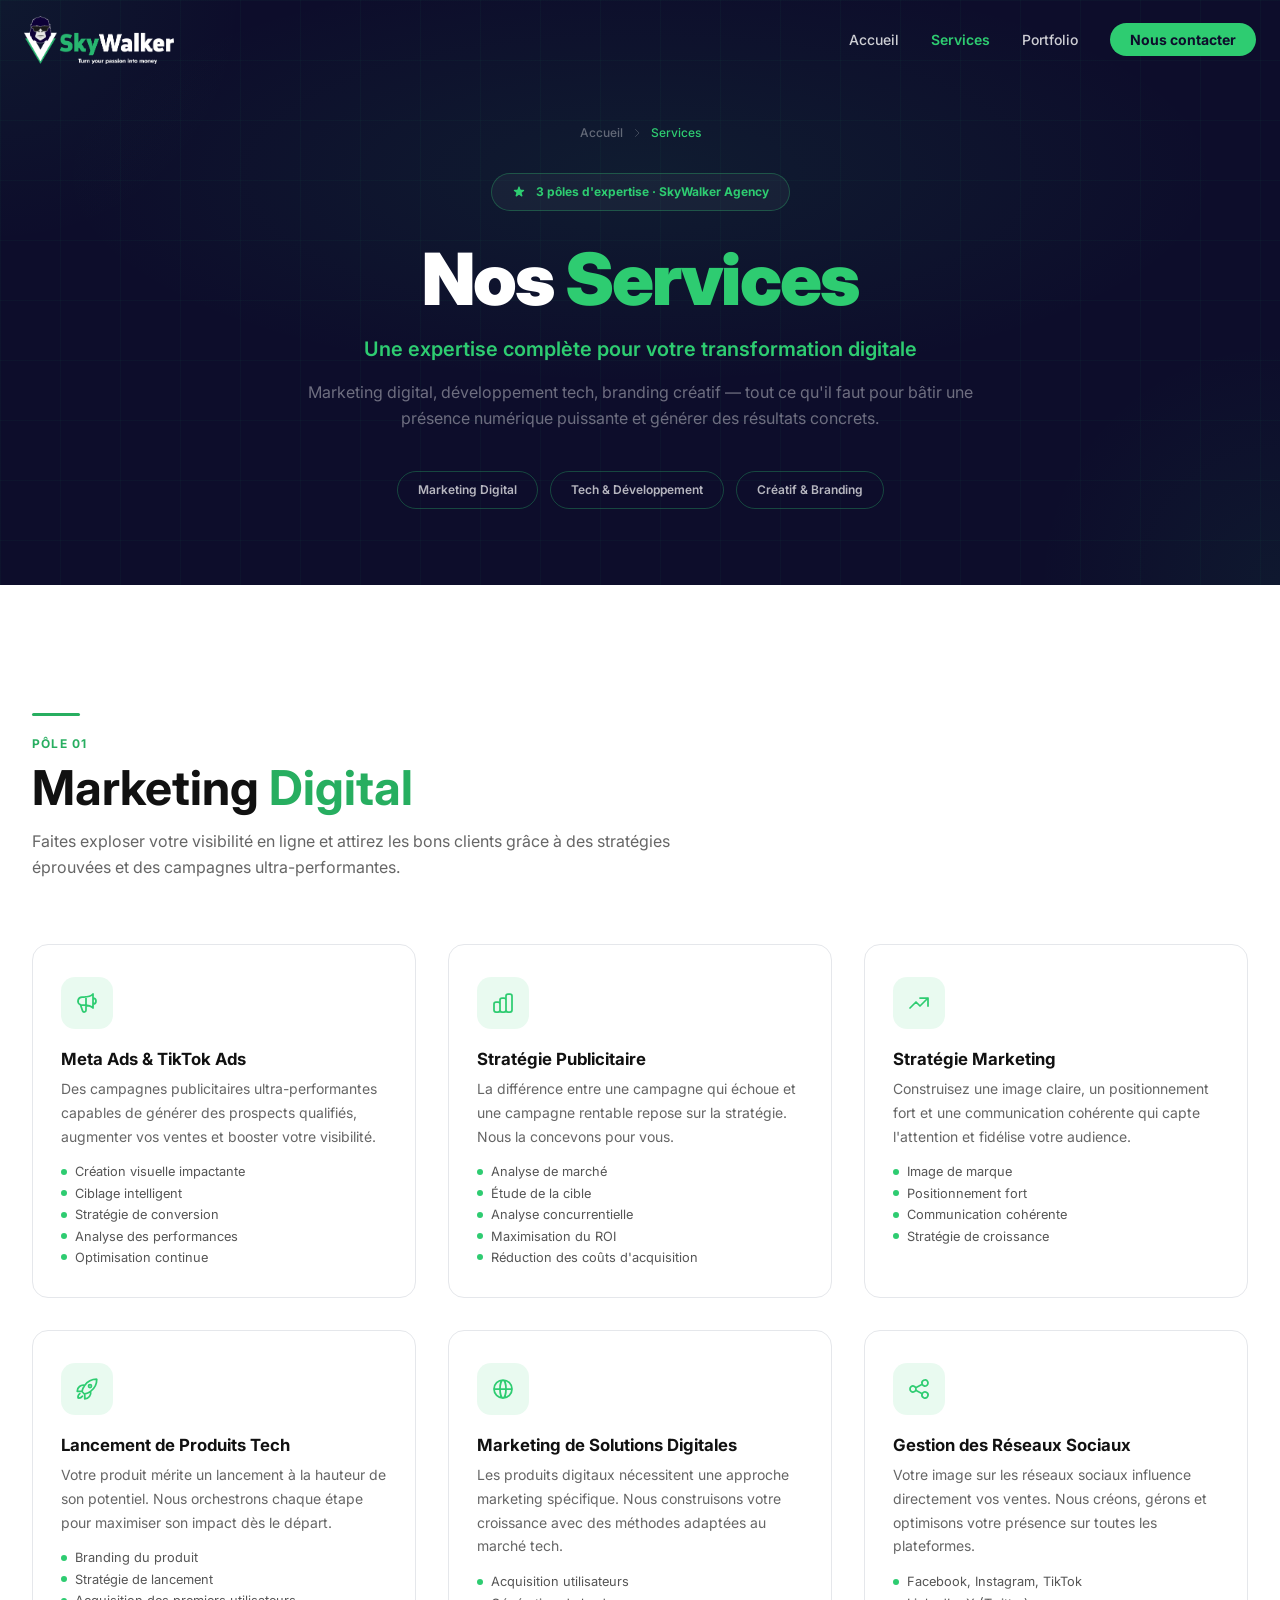
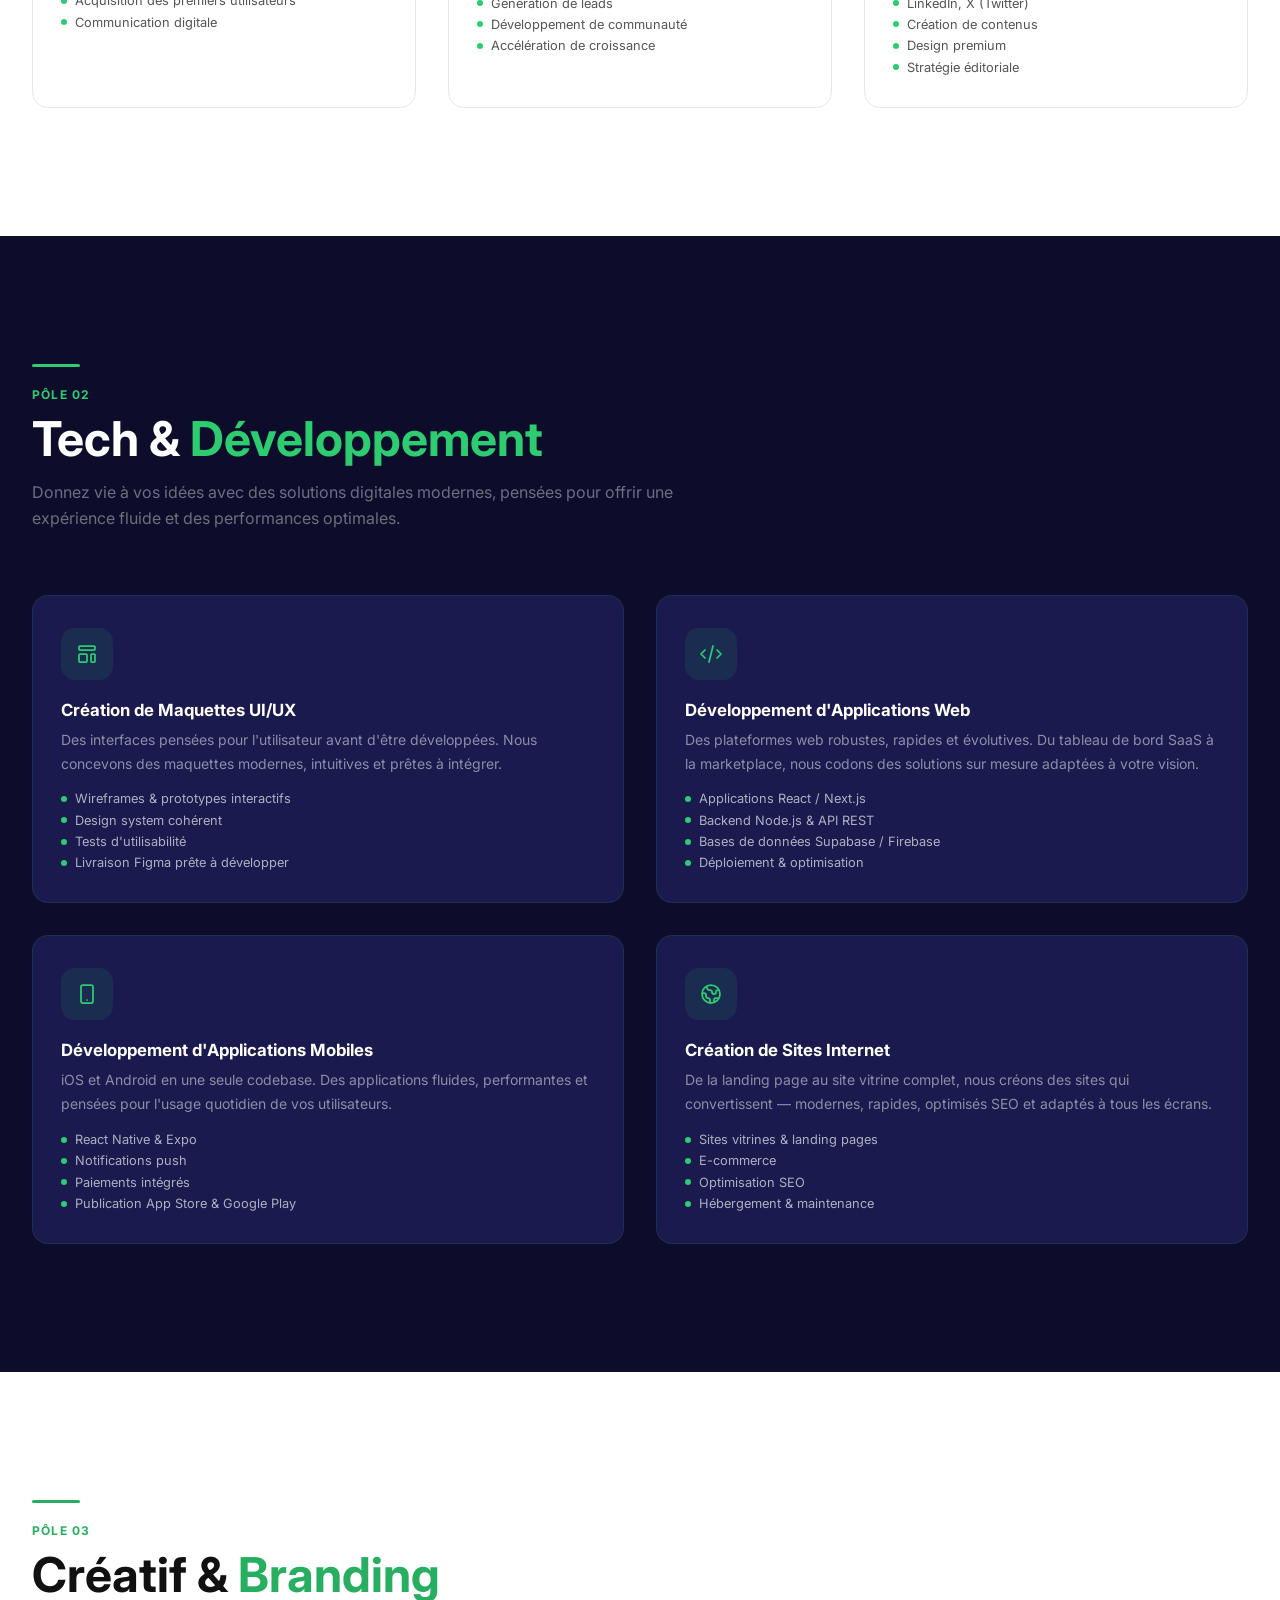
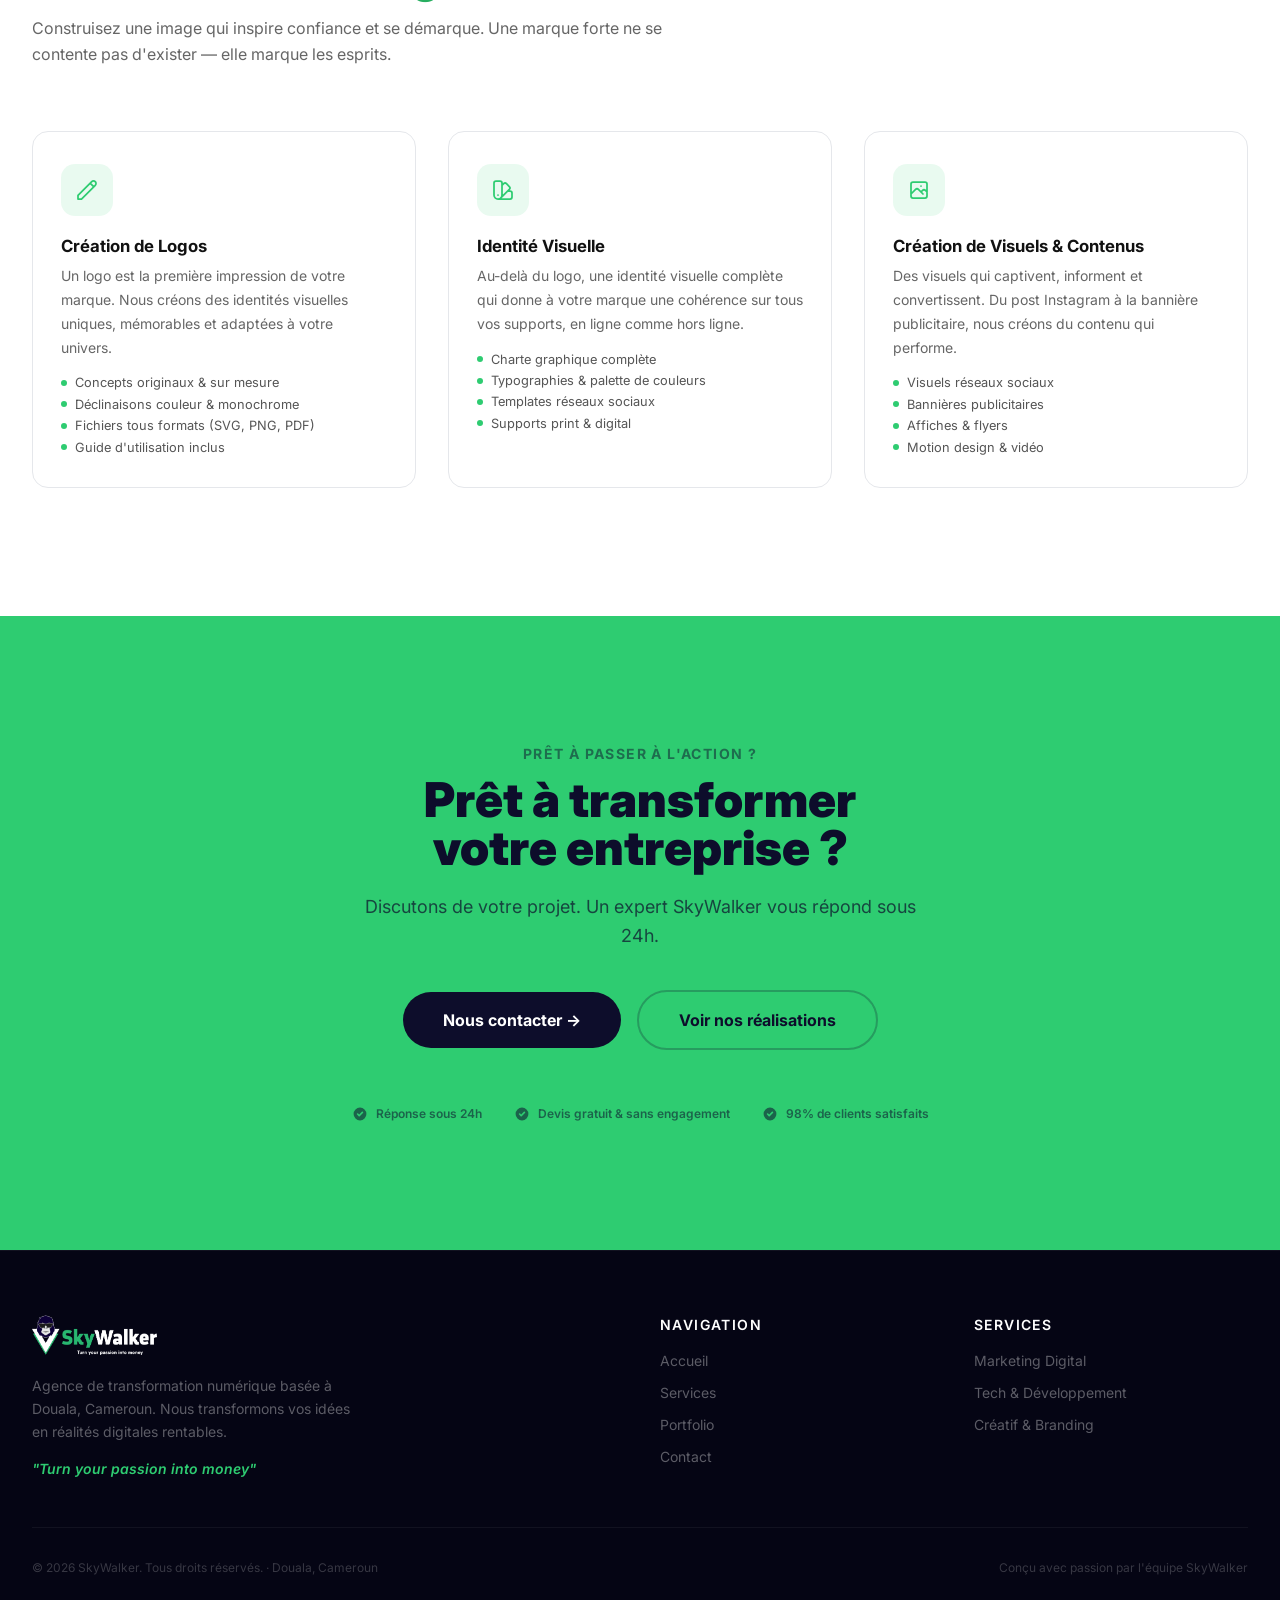
<file: services.html>
<!DOCTYPE html>
<html lang="fr">
<head>
  <meta charset="UTF-8" />
  <meta name="viewport" content="width=device-width, initial-scale=1.0" />
  <meta name="description" content="Services SkyWalker – Marketing digital, développement web & mobile, branding à Douala, Cameroun." />
  <meta name="theme-color" content="#0d0d2b" />
  <title>Services | SkyWalker – Agence de Transformation Numérique</title>
  <link rel="icon" type="image/png" href="assets/images/logo-icon.png" />
  <link rel="preconnect" href="https://fonts.googleapis.com" />
  <link rel="preconnect" href="https://fonts.gstatic.com" crossorigin />
  <link href="https://fonts.googleapis.com/css2?family=Inter:wght@300;400;500;600;700;800;900&display=swap" rel="stylesheet" />
  <link rel="stylesheet" href="assets/css/style.css" />

  <style>
    html { scroll-behavior: smooth; }
    body { background-color: #0d0d2b; color: #fff; font-family: 'Inter', sans-serif; overflow-x: hidden; }

    /* ── Navbar ──────────────────────────────────────────────── */
    #navbar { background: transparent; transition: background .4s, backdrop-filter .4s, box-shadow .4s; }
    #navbar.scrolled {
      background: rgba(13,13,43,.92);
      backdrop-filter: blur(16px);
      -webkit-backdrop-filter: blur(16px);
      box-shadow: 0 2px 24px rgba(0,0,0,.5);
    }

    /* ── Bouton navbar ───────────────────────────────────────── */
    .btn-green { background-color:#2ecc71; color:#0d0d2b; font-weight:700; transition: background-color .25s, transform .2s, box-shadow .25s; }
    .btn-green:hover { background-color:#27ae60; transform:translateY(-2px); box-shadow:0 8px 24px rgba(46,204,113,.4); }

    /* ── Séparateur ──────────────────────────────────────────── */
    .green-line { width:48px; height:3px; background:#2ecc71; border-radius:2px; }

    /* ── Animations hero ─────────────────────────────────────── */
    @keyframes fadeUp { from{opacity:0;transform:translateY(36px)} to{opacity:1;transform:translateY(0)} }
    .fade-up { opacity:0; animation: fadeUp .85s ease forwards; }

    /* ── Hero motif géométrique ──────────────────────────────── */
    .hero-geo {
      background-color: #0d0d2b;
      background-image:
        linear-gradient(rgba(46,204,113,.04) 1px, transparent 1px),
        linear-gradient(90deg, rgba(46,204,113,.04) 1px, transparent 1px);
      background-size: 60px 60px;
    }

    /* ── Sections fond blanc ─────────────────────────────────── */
    .section-light { background:#fff; color:#111; }
    .section-light .sec-label { color:#27ae60; }
    .section-light h2 { color:#111; }
    .section-light .sec-sub { color:#666; }

    /* ── Cards services — fond blanc ─────────────────────────── */
    .svc-card {
      background:#fff;
      border:1.5px solid #e5e7eb;
      border-radius:1rem;
      padding:2rem 1.75rem;
      transition: border-color .3s ease, box-shadow .3s ease, transform .3s ease;
    }
    .svc-card:hover {
      border-color:#2ecc71;
      box-shadow:0 8px 32px rgba(46,204,113,.15);
      transform:translateY(-5px);
    }
    .svc-icon {
      width:3.25rem; height:3.25rem;
      background:rgba(46,204,113,.1);
      border-radius:.875rem;
      display:flex; align-items:center; justify-content:center;
      margin-bottom:1.25rem;
      transition: transform .35s ease, background .3s ease;
      flex-shrink:0;
    }
    .svc-card:hover .svc-icon { transform:rotate(8deg) scale(1.05); background:rgba(46,204,113,.18); }
    .svc-card h3 { color:#111; font-size:1.05rem; font-weight:700; margin-bottom:.5rem; }
    .svc-card p  { color:#666; font-size:.875rem; line-height:1.7; margin-bottom:1rem; }
    .svc-card ul { list-style:none; padding:0; margin:0; display:flex; flex-direction:column; gap:.4rem; }
    .svc-card li { display:flex; align-items:center; gap:.5rem; color:#555; font-size:.8rem; }
    .svc-card li::before { content:''; display:block; width:6px; height:6px; border-radius:50%; background:#2ecc71; flex-shrink:0; }

    /* ── Cards services — fond sombre ───────────────────────── */
    .svc-card-dark {
      background:#1a1a4e;
      border:1.5px solid rgba(46,204,113,.12);
      border-radius:1rem;
      padding:2rem 1.75rem;
      transition: border-color .3s ease, box-shadow .3s ease, transform .3s ease;
    }
    .svc-card-dark:hover {
      border-color:#2ecc71;
      box-shadow:0 8px 32px rgba(46,204,113,.2);
      transform:translateY(-5px);
    }
    .svc-icon-dark {
      width:3.25rem; height:3.25rem;
      background:rgba(46,204,113,.1);
      border-radius:.875rem;
      display:flex; align-items:center; justify-content:center;
      margin-bottom:1.25rem;
      transition: transform .35s ease, background .3s ease;
    }
    .svc-card-dark:hover .svc-icon-dark { transform:rotate(8deg) scale(1.05); background:rgba(46,204,113,.2); }
    .svc-card-dark h3 { color:#fff; font-size:1.05rem; font-weight:700; margin-bottom:.5rem; }
    .svc-card-dark p  { color:rgba(255,255,255,.5); font-size:.875rem; line-height:1.7; margin-bottom:1rem; }
    .svc-card-dark ul { list-style:none; padding:0; margin:0; display:flex; flex-direction:column; gap:.4rem; }
    .svc-card-dark li { display:flex; align-items:center; gap:.5rem; color:rgba(255,255,255,.65); font-size:.8rem; }
    .svc-card-dark li::before { content:''; display:block; width:6px; height:6px; border-radius:50%; background:#2ecc71; flex-shrink:0; }

    /* ── CTA vert ────────────────────────────────────────────── */
    #cta-services { background:#2ecc71; }
    .btn-dark { background-color:#0d0d2b; color:#fff; font-weight:700; transition: background-color .25s, transform .2s, box-shadow .25s; }
    .btn-dark:hover { background-color:#1a1a4e; transform:translateY(-2px); box-shadow:0 8px 24px rgba(13,13,43,.35); }

    /* ── Reveal scroll ───────────────────────────────────────── */
    .reveal, .reveal-l, .reveal-r { opacity:0; transition: opacity .8s ease, transform .8s ease; }
    .reveal   { transform:translateY(40px); }
    .reveal-l { transform:translateX(-52px); }
    .reveal-r { transform:translateX(52px); }
    .reveal.visible, .reveal-l.visible, .reveal-r.visible { opacity:1; transform:none; }
    .d1 { transition-delay:.1s; }
    .d2 { transition-delay:.24s; }
    .d3 { transition-delay:.38s; }
    .d4 { transition-delay:.52s; }
    .d5 { transition-delay:.66s; }
    .d6 { transition-delay:.80s; }

    /* ── Footer ──────────────────────────────────────────────── */
    footer { background:#050514; }
    footer a:hover { color:#2ecc71; }
  </style>
</head>

<body class="antialiased">

  <!-- ═══════════ NAVBAR ═══════════ -->
  <nav id="navbar" class="fixed top-0 left-0 right-0 z-50">
    <div class="max-w-7xl mx-auto px-6 lg:px-8">
      <div class="flex items-center justify-between h-16 lg:h-20">
        <a href="index.html" class="flex-shrink-0">
          <img src="assets/images/logo-horizontal.png" alt="SkyWalker" class="h-10 lg:h-12 w-auto object-contain" />
        </a>
        <ul class="hidden md:flex items-center gap-8 text-sm font-medium text-white/80">
          <li><a href="index.html"     class="hover:text-sw-green transition-colors">Accueil</a></li>
          <li><a href="services.html"  class="text-sw-green font-semibold">Services</a></li>
          <li><a href="portfolio.html" class="hover:text-sw-green transition-colors">Portfolio</a></li>
          <li><a href="contact.html"   class="btn-green px-5 py-2 rounded-full text-sm">Nous contacter</a></li>
        </ul>
        <button id="menu-btn" class="md:hidden flex flex-col justify-center items-center w-8 h-8 gap-1.5" aria-label="Ouvrir le menu">
          <span class="hamburger-line block w-6 h-0.5 bg-white transition-all duration-300"></span>
          <span class="hamburger-line block w-6 h-0.5 bg-white transition-all duration-300"></span>
          <span class="hamburger-line block w-4 h-0.5 bg-white transition-all duration-300"></span>
        </button>
      </div>
    </div>
    <div id="mobile-menu" class="md:hidden hidden bg-[#0d0d2b]/96 backdrop-blur-md border-t border-white/10">
      <ul class="flex flex-col px-6 py-4 gap-4 text-sm font-medium">
        <li><a href="index.html"     class="block text-white/80 hover:text-sw-green py-1 transition-colors">Accueil</a></li>
        <li><a href="services.html"  class="block text-sw-green font-semibold py-1">Services</a></li>
        <li><a href="portfolio.html" class="block text-white/80 hover:text-sw-green py-1 transition-colors">Portfolio</a></li>
        <li><a href="contact.html"   class="block text-white/80 hover:text-sw-green py-1 transition-colors">Contact</a></li>
      </ul>
    </div>
  </nav>


  <!-- ═══════════ HERO SERVICES ═══════════ -->
  <section class="hero-geo relative min-h-[65vh] flex items-center justify-center overflow-hidden">

    <!-- Halo radial -->
    <div class="absolute inset-0 pointer-events-none" aria-hidden="true"
         style="background:radial-gradient(ellipse 70% 55% at 50% 30%, rgba(46,204,113,.08) 0%, transparent 65%); z-index:1;"></div>

    <!-- Coins décoratifs -->
    <div class="absolute top-0 left-0 w-72 h-72 pointer-events-none" aria-hidden="true"
         style="background:radial-gradient(circle at top left, rgba(46,204,113,.06) 0%, transparent 60%); z-index:1;"></div>
    <div class="absolute bottom-0 right-0 w-72 h-72 pointer-events-none" aria-hidden="true"
         style="background:radial-gradient(circle at bottom right, rgba(46,204,113,.06) 0%, transparent 60%); z-index:1;"></div>

    <div class="relative z-10 max-w-4xl mx-auto px-6 text-center pt-28 pb-16">

      <!-- Breadcrumb -->
      <nav class="fade-up flex items-center justify-center gap-2 text-xs text-white/35 mb-8 font-medium"
           style="animation-delay:.05s" aria-label="Fil d'Ariane">
        <a href="index.html" class="hover:text-sw-green transition-colors">Accueil</a>
        <svg class="w-3 h-3 text-white/20" fill="none" stroke="currentColor" viewBox="0 0 24 24">
          <path stroke-linecap="round" stroke-linejoin="round" stroke-width="2" d="M9 5l7 7-7 7"/>
        </svg>
        <span class="text-sw-green">Services</span>
      </nav>

      <!-- Badge -->
      <div class="fade-up inline-flex items-center gap-2.5 border border-sw-green/30 bg-white/[.04] text-sw-green text-xs font-bold px-5 py-2.5 rounded-full mb-8"
           style="animation-delay:.15s">
        <svg class="w-3.5 h-3.5" fill="currentColor" viewBox="0 0 20 20">
          <path d="M9.049 2.927c.3-.921 1.603-.921 1.902 0l1.07 3.292a1 1 0 00.95.69h3.462c.969 0 1.371 1.24.588 1.81l-2.8 2.034a1 1 0 00-.364 1.118l1.07 3.292c.3.921-.755 1.688-1.54 1.118l-2.8-2.034a1 1 0 00-1.175 0l-2.8 2.034c-.784.57-1.838-.197-1.539-1.118l1.07-3.292a1 1 0 00-.364-1.118L2.98 8.72c-.783-.57-.38-1.81.588-1.81h3.461a1 1 0 00.951-.69l1.07-3.292z"/>
        </svg>
        3 pôles d'expertise · SkyWalker Agency
      </div>

      <!-- Titre -->
      <h1 class="fade-up text-5xl sm:text-6xl lg:text-7xl font-black leading-tight tracking-tight mb-5"
          style="animation-delay:.25s">
        Nos <span class="text-sw-green">Services</span>
      </h1>

      <!-- Sous-titre vert -->
      <p class="fade-up text-lg sm:text-xl text-sw-green font-semibold mb-4"
         style="animation-delay:.4s">
        Une expertise complète pour votre transformation digitale
      </p>

      <!-- Description -->
      <p class="fade-up text-base text-white/40 max-w-2xl mx-auto leading-relaxed"
         style="animation-delay:.52s">
        Marketing digital, développement tech, branding créatif — tout ce qu'il faut
        pour bâtir une présence numérique puissante et générer des résultats concrets.
      </p>

      <!-- Ancres rapides -->
      <div class="fade-up flex flex-wrap items-center justify-center gap-3 mt-10"
           style="animation-delay:.65s">
        <a href="#marketing" class="border border-sw-green/30 hover:border-sw-green hover:bg-sw-green/10 text-white/70 hover:text-sw-green text-xs font-semibold px-5 py-2.5 rounded-full transition-all duration-300">
          Marketing Digital
        </a>
        <a href="#tech" class="border border-sw-green/30 hover:border-sw-green hover:bg-sw-green/10 text-white/70 hover:text-sw-green text-xs font-semibold px-5 py-2.5 rounded-full transition-all duration-300">
          Tech &amp; Développement
        </a>
        <a href="#branding" class="border border-sw-green/30 hover:border-sw-green hover:bg-sw-green/10 text-white/70 hover:text-sw-green text-xs font-semibold px-5 py-2.5 rounded-full transition-all duration-300">
          Créatif &amp; Branding
        </a>
      </div>
    </div>
  </section>


  <!-- ═══════════ MARKETING DIGITAL — fond blanc ═══════════ -->
  <section id="marketing" class="section-light py-24 lg:py-32">
    <div class="max-w-7xl mx-auto px-6 lg:px-8">

      <div class="max-w-2xl mb-16 reveal">
        <div class="green-line mb-5" style="background:#27ae60;"></div>
        <p class="sec-label text-xs font-bold tracking-widest uppercase mb-3">Pôle 01</p>
        <h2 class="text-3xl sm:text-4xl lg:text-5xl font-bold leading-tight mb-4">
          Marketing <span style="color:#27ae60;">Digital</span>
        </h2>
        <p class="sec-sub text-base leading-relaxed">
          Faites exploser votre visibilité en ligne et attirez les bons clients grâce à des stratégies éprouvées et des campagnes ultra-performantes.
        </p>
      </div>

      <div class="grid md:grid-cols-2 lg:grid-cols-3 gap-6 lg:gap-8">

        <!-- Card 1 — Meta Ads & TikTok Ads -->
        <div class="svc-card reveal d1">
          <div class="svc-icon">
            <svg class="w-6 h-6" fill="none" stroke="#2ecc71" stroke-width="1.75" viewBox="0 0 24 24">
              <path stroke-linecap="round" stroke-linejoin="round" d="M11 5.882V19.24a1.76 1.76 0 01-3.417.592l-2.147-6.15M18 13a3 3 0 100-6M5.436 13.683A4.001 4.001 0 017 6h1.832c4.1 0 7.625-1.234 9.168-3v14c-1.543-1.766-5.067-3-9.168-3H7a3.988 3.988 0 01-1.564-.317z"/>
            </svg>
          </div>
          <h3>Meta Ads &amp; TikTok Ads</h3>
          <p>Des campagnes publicitaires ultra-performantes capables de générer des prospects qualifiés, augmenter vos ventes et booster votre visibilité.</p>
          <ul>
            <li>Création visuelle impactante</li>
            <li>Ciblage intelligent</li>
            <li>Stratégie de conversion</li>
            <li>Analyse des performances</li>
            <li>Optimisation continue</li>
          </ul>
        </div>

        <!-- Card 2 — Stratégie Publicitaire -->
        <div class="svc-card reveal d2">
          <div class="svc-icon">
            <svg class="w-6 h-6" fill="none" stroke="#2ecc71" stroke-width="1.75" viewBox="0 0 24 24">
              <path stroke-linecap="round" stroke-linejoin="round" d="M9 19v-6a2 2 0 00-2-2H5a2 2 0 00-2 2v6a2 2 0 002 2h2a2 2 0 002-2zm0 0V9a2 2 0 012-2h2a2 2 0 012 2v10m-6 0a2 2 0 002 2h2a2 2 0 002-2m0 0V5a2 2 0 012-2h2a2 2 0 012 2v14a2 2 0 01-2 2h-2a2 2 0 01-2-2z"/>
            </svg>
          </div>
          <h3>Stratégie Publicitaire</h3>
          <p>La différence entre une campagne qui échoue et une campagne rentable repose sur la stratégie. Nous la concevons pour vous.</p>
          <ul>
            <li>Analyse de marché</li>
            <li>Étude de la cible</li>
            <li>Analyse concurrentielle</li>
            <li>Maximisation du ROI</li>
            <li>Réduction des coûts d'acquisition</li>
          </ul>
        </div>

        <!-- Card 3 — Stratégie Marketing -->
        <div class="svc-card reveal d3">
          <div class="svc-icon">
            <svg class="w-6 h-6" fill="none" stroke="#2ecc71" stroke-width="1.75" viewBox="0 0 24 24">
              <path stroke-linecap="round" stroke-linejoin="round" d="M13 7h8m0 0v8m0-8l-8 8-4-4-6 6"/>
            </svg>
          </div>
          <h3>Stratégie Marketing</h3>
          <p>Construisez une image claire, un positionnement fort et une communication cohérente qui capte l'attention et fidélise votre audience.</p>
          <ul>
            <li>Image de marque</li>
            <li>Positionnement fort</li>
            <li>Communication cohérente</li>
            <li>Stratégie de croissance</li>
          </ul>
        </div>

        <!-- Card 4 — Lancement de Produits Tech -->
        <div class="svc-card reveal d4">
          <div class="svc-icon">
            <svg class="w-6 h-6" fill="none" stroke="#2ecc71" stroke-width="1.75" viewBox="0 0 24 24">
              <path stroke-linecap="round" stroke-linejoin="round" d="M15.59 14.37a6 6 0 01-5.84 7.38v-4.8m5.84-2.58a14.98 14.98 0 006.16-12.12A14.98 14.98 0 009.631 8.41m5.96 5.96a14.926 14.926 0 01-5.841 2.58m-.119-8.54a6 6 0 00-7.381 5.84h4.8m2.581-5.84a14.927 14.927 0 00-2.58 5.84m2.699 2.7c-.103.021-.207.041-.311.06a15.09 15.09 0 01-2.448-2.448 14.9 14.9 0 01.06-.312m-2.24 2.39a4.493 4.493 0 00-1.757 4.306 4.493 4.493 0 004.306-1.758M16.5 9a1.5 1.5 0 11-3 0 1.5 1.5 0 013 0z"/>
            </svg>
          </div>
          <h3>Lancement de Produits Tech</h3>
          <p>Votre produit mérite un lancement à la hauteur de son potentiel. Nous orchestrons chaque étape pour maximiser son impact dès le départ.</p>
          <ul>
            <li>Branding du produit</li>
            <li>Stratégie de lancement</li>
            <li>Acquisition des premiers utilisateurs</li>
            <li>Communication digitale</li>
          </ul>
        </div>

        <!-- Card 5 — Marketing de Solutions Digitales -->
        <div class="svc-card reveal d5">
          <div class="svc-icon">
            <svg class="w-6 h-6" fill="none" stroke="#2ecc71" stroke-width="1.75" viewBox="0 0 24 24">
              <path stroke-linecap="round" stroke-linejoin="round" d="M21 12a9 9 0 01-9 9m9-9a9 9 0 00-9-9m9 9H3m9 9a9 9 0 01-9-9m9 9c1.657 0 3-4.03 3-9s-1.343-9-3-9m0 18c-1.657 0-3-4.03-3-9s1.343-9 3-9m-9 9a9 9 0 019-9"/>
            </svg>
          </div>
          <h3>Marketing de Solutions Digitales</h3>
          <p>Les produits digitaux nécessitent une approche marketing spécifique. Nous construisons votre croissance avec des méthodes adaptées au marché tech.</p>
          <ul>
            <li>Acquisition utilisateurs</li>
            <li>Génération de leads</li>
            <li>Développement de communauté</li>
            <li>Accélération de croissance</li>
          </ul>
        </div>

        <!-- Card 6 — Gestion des Réseaux Sociaux -->
        <div class="svc-card reveal d6">
          <div class="svc-icon">
            <svg class="w-6 h-6" fill="none" stroke="#2ecc71" stroke-width="1.75" viewBox="0 0 24 24">
              <path stroke-linecap="round" stroke-linejoin="round" d="M8.684 13.342C8.886 12.938 9 12.482 9 12c0-.482-.114-.938-.316-1.342m0 2.684a3 3 0 110-2.684m0 2.684l6.632 3.316m-6.632-6l6.632-3.316m0 0a3 3 0 105.367-2.684 3 3 0 00-5.367 2.684zm0 9.316a3 3 0 105.368 2.684 3 3 0 00-5.368-2.684z"/>
            </svg>
          </div>
          <h3>Gestion des Réseaux Sociaux</h3>
          <p>Votre image sur les réseaux sociaux influence directement vos ventes. Nous créons, gérons et optimisons votre présence sur toutes les plateformes.</p>
          <ul>
            <li>Facebook, Instagram, TikTok</li>
            <li>LinkedIn, X (Twitter)</li>
            <li>Création de contenus</li>
            <li>Design premium</li>
            <li>Stratégie éditoriale</li>
          </ul>
        </div>

      </div>
    </div>
  </section>


  <!-- ═══════════ TECH & DÉVELOPPEMENT — fond sombre ═══════════ -->
  <section id="tech" class="py-24 lg:py-32 relative overflow-hidden" style="background:#0d0d2b;">

    <div class="absolute inset-0 pointer-events-none" aria-hidden="true">
      <div class="absolute -top-20 left-1/4 w-[500px] h-[500px] rounded-full blur-[100px]" style="background:rgba(46,204,113,.05);"></div>
      <div class="absolute -bottom-20 right-1/4 w-[400px] h-[400px] rounded-full blur-[80px]"  style="background:rgba(46,204,113,.04);"></div>
    </div>

    <div class="max-w-7xl mx-auto px-6 lg:px-8 relative z-10">

      <div class="max-w-2xl mb-16 reveal">
        <div class="green-line mb-5"></div>
        <p class="text-sw-green text-xs font-bold tracking-widest uppercase mb-3">Pôle 02</p>
        <h2 class="text-3xl sm:text-4xl lg:text-5xl font-bold leading-tight mb-4">
          Tech &amp; <span class="text-sw-green">Développement</span>
        </h2>
        <p class="text-white/40 text-base leading-relaxed">
          Donnez vie à vos idées avec des solutions digitales modernes, pensées pour offrir une expérience fluide et des performances optimales.
        </p>
      </div>

      <div class="grid md:grid-cols-2 gap-6 lg:gap-8">

        <!-- Card 1 — UI/UX -->
        <div class="svc-card-dark reveal d1">
          <div class="svc-icon-dark">
            <svg class="w-6 h-6" fill="none" stroke="#2ecc71" stroke-width="1.75" viewBox="0 0 24 24">
              <path stroke-linecap="round" stroke-linejoin="round" d="M4 5a1 1 0 011-1h14a1 1 0 011 1v2a1 1 0 01-1 1H5a1 1 0 01-1-1V5zM4 13a1 1 0 011-1h6a1 1 0 011 1v6a1 1 0 01-1 1H5a1 1 0 01-1-1v-6zM16 13a1 1 0 011-1h2a1 1 0 011 1v6a1 1 0 01-1 1h-2a1 1 0 01-1-1v-6z"/>
            </svg>
          </div>
          <h3>Création de Maquettes UI/UX</h3>
          <p>Des interfaces pensées pour l'utilisateur avant d'être développées. Nous concevons des maquettes modernes, intuitives et prêtes à intégrer.</p>
          <ul>
            <li>Wireframes &amp; prototypes interactifs</li>
            <li>Design system cohérent</li>
            <li>Tests d'utilisabilité</li>
            <li>Livraison Figma prête à développer</li>
          </ul>
        </div>

        <!-- Card 2 — App Web -->
        <div class="svc-card-dark reveal d2">
          <div class="svc-icon-dark">
            <svg class="w-6 h-6" fill="none" stroke="#2ecc71" stroke-width="1.75" viewBox="0 0 24 24">
              <path stroke-linecap="round" stroke-linejoin="round" d="M10 20l4-16m4 4l4 4-4 4M6 16l-4-4 4-4"/>
            </svg>
          </div>
          <h3>Développement d'Applications Web</h3>
          <p>Des plateformes web robustes, rapides et évolutives. Du tableau de bord SaaS à la marketplace, nous codons des solutions sur mesure adaptées à votre vision.</p>
          <ul>
            <li>Applications React / Next.js</li>
            <li>Backend Node.js &amp; API REST</li>
            <li>Bases de données Supabase / Firebase</li>
            <li>Déploiement &amp; optimisation</li>
          </ul>
        </div>

        <!-- Card 3 — App Mobile -->
        <div class="svc-card-dark reveal d3">
          <div class="svc-icon-dark">
            <svg class="w-6 h-6" fill="none" stroke="#2ecc71" stroke-width="1.75" viewBox="0 0 24 24">
              <path stroke-linecap="round" stroke-linejoin="round" d="M12 18h.01M8 21h8a2 2 0 002-2V5a2 2 0 00-2-2H8a2 2 0 00-2 2v14a2 2 0 002 2z"/>
            </svg>
          </div>
          <h3>Développement d'Applications Mobiles</h3>
          <p>iOS et Android en une seule codebase. Des applications fluides, performantes et pensées pour l'usage quotidien de vos utilisateurs.</p>
          <ul>
            <li>React Native &amp; Expo</li>
            <li>Notifications push</li>
            <li>Paiements intégrés</li>
            <li>Publication App Store &amp; Google Play</li>
          </ul>
        </div>

        <!-- Card 4 — Sites Internet -->
        <div class="svc-card-dark reveal d4">
          <div class="svc-icon-dark">
            <svg class="w-6 h-6" fill="none" stroke="#2ecc71" stroke-width="1.75" viewBox="0 0 24 24">
              <path stroke-linecap="round" stroke-linejoin="round" d="M3.055 11H5a2 2 0 012 2v1a2 2 0 002 2 2 2 0 012 2v2.945M8 3.935V5.5A2.5 2.5 0 0010.5 8h.5a2 2 0 012 2 2 2 0 104 0 2 2 0 012-2h1.064M15 20.488V18a2 2 0 012-2h3.064M21 12a9 9 0 11-18 0 9 9 0 0118 0z"/>
            </svg>
          </div>
          <h3>Création de Sites Internet</h3>
          <p>De la landing page au site vitrine complet, nous créons des sites qui convertissent — modernes, rapides, optimisés SEO et adaptés à tous les écrans.</p>
          <ul>
            <li>Sites vitrines &amp; landing pages</li>
            <li>E-commerce</li>
            <li>Optimisation SEO</li>
            <li>Hébergement &amp; maintenance</li>
          </ul>
        </div>

      </div>
    </div>
  </section>


  <!-- ═══════════ CRÉATIF & BRANDING — fond blanc ═══════════ -->
  <section id="branding" class="section-light py-24 lg:py-32">
    <div class="max-w-7xl mx-auto px-6 lg:px-8">

      <div class="max-w-2xl mb-16 reveal">
        <div class="green-line mb-5" style="background:#27ae60;"></div>
        <p class="sec-label text-xs font-bold tracking-widest uppercase mb-3">Pôle 03</p>
        <h2 class="text-3xl sm:text-4xl lg:text-5xl font-bold leading-tight mb-4">
          Créatif &amp; <span style="color:#27ae60;">Branding</span>
        </h2>
        <p class="sec-sub text-base leading-relaxed">
          Construisez une image qui inspire confiance et se démarque. Une marque forte ne se contente pas d'exister — elle marque les esprits.
        </p>
      </div>

      <div class="grid md:grid-cols-3 gap-6 lg:gap-8">

        <!-- Card 1 — Logos -->
        <div class="svc-card reveal d1">
          <div class="svc-icon">
            <svg class="w-6 h-6" fill="none" stroke="#2ecc71" stroke-width="1.75" viewBox="0 0 24 24">
              <path stroke-linecap="round" stroke-linejoin="round" d="M15.232 5.232l3.536 3.536m-2.036-5.036a2.5 2.5 0 113.536 3.536L6.5 21.036H3v-3.572L16.732 3.732z"/>
            </svg>
          </div>
          <h3>Création de Logos</h3>
          <p>Un logo est la première impression de votre marque. Nous créons des identités visuelles uniques, mémorables et adaptées à votre univers.</p>
          <ul>
            <li>Concepts originaux &amp; sur mesure</li>
            <li>Déclinaisons couleur &amp; monochrome</li>
            <li>Fichiers tous formats (SVG, PNG, PDF)</li>
            <li>Guide d'utilisation inclus</li>
          </ul>
        </div>

        <!-- Card 2 — Identité Visuelle -->
        <div class="svc-card reveal d2">
          <div class="svc-icon">
            <svg class="w-6 h-6" fill="none" stroke="#2ecc71" stroke-width="1.75" viewBox="0 0 24 24">
              <path stroke-linecap="round" stroke-linejoin="round" d="M7 21a4 4 0 01-4-4V5a2 2 0 012-2h4a2 2 0 012 2v12a4 4 0 01-4 4zm0 0h12a2 2 0 002-2v-4a2 2 0 00-2-2h-2.343M11 7.343l1.657-1.657a2 2 0 012.828 0l2.829 2.829a2 2 0 010 2.828l-8.486 8.485M7 17h.01"/>
            </svg>
          </div>
          <h3>Identité Visuelle</h3>
          <p>Au-delà du logo, une identité visuelle complète qui donne à votre marque une cohérence sur tous vos supports, en ligne comme hors ligne.</p>
          <ul>
            <li>Charte graphique complète</li>
            <li>Typographies &amp; palette de couleurs</li>
            <li>Templates réseaux sociaux</li>
            <li>Supports print &amp; digital</li>
          </ul>
        </div>

        <!-- Card 3 — Visuels & Contenus -->
        <div class="svc-card reveal d3">
          <div class="svc-icon">
            <svg class="w-6 h-6" fill="none" stroke="#2ecc71" stroke-width="1.75" viewBox="0 0 24 24">
              <path stroke-linecap="round" stroke-linejoin="round" d="M4 16l4.586-4.586a2 2 0 012.828 0L16 16m-2-2l1.586-1.586a2 2 0 012.828 0L20 14m-6-6h.01M6 20h12a2 2 0 002-2V6a2 2 0 00-2-2H6a2 2 0 00-2 2v12a2 2 0 002 2z"/>
            </svg>
          </div>
          <h3>Création de Visuels &amp; Contenus</h3>
          <p>Des visuels qui captivent, informent et convertissent. Du post Instagram à la bannière publicitaire, nous créons du contenu qui performe.</p>
          <ul>
            <li>Visuels réseaux sociaux</li>
            <li>Bannières publicitaires</li>
            <li>Affiches &amp; flyers</li>
            <li>Motion design &amp; vidéo</li>
          </ul>
        </div>

      </div>
    </div>
  </section>


  <!-- ═══════════ CTA — fond vert ═══════════ -->
  <section id="cta-services" class="py-24 lg:py-32">
    <div class="max-w-4xl mx-auto px-6 text-center reveal">

      <p class="text-sm font-bold tracking-widest uppercase mb-3" style="color:rgba(13,13,43,.5);">Prêt à passer à l'action ?</p>

      <h2 class="text-3xl sm:text-4xl lg:text-5xl font-black leading-tight mb-5" style="color:#0d0d2b;">
        Prêt à transformer<br />votre entreprise&nbsp;?
      </h2>

      <p class="text-lg max-w-xl mx-auto mb-10 leading-relaxed" style="color:rgba(13,13,43,.7);">
        Discutons de votre projet. Un expert SkyWalker vous répond sous 24h.
      </p>

      <div class="flex flex-col sm:flex-row items-center justify-center gap-4">
        <a href="contact.html" class="btn-dark px-10 py-4 rounded-full text-base inline-block">
          Nous contacter →
        </a>
        <a href="portfolio.html"
           class="inline-block px-10 py-4 rounded-full text-base font-bold border-2 transition-all duration-300"
           style="border-color:rgba(13,13,43,.25); color:#0d0d2b;"
           onmouseover="this.style.borderColor='#0d0d2b'; this.style.background='rgba(13,13,43,.08)';"
           onmouseout="this.style.borderColor='rgba(13,13,43,.25)'; this.style.background='';">
          Voir nos réalisations
        </a>
      </div>

      <!-- Indicateur de confiance -->
      <div class="flex flex-wrap items-center justify-center gap-8 mt-14">
        <div class="flex items-center gap-2" style="color:rgba(13,13,43,.55);">
          <svg class="w-4 h-4" fill="currentColor" viewBox="0 0 20 20">
            <path fill-rule="evenodd" d="M10 18a8 8 0 100-16 8 8 0 000 16zm3.707-9.293a1 1 0 00-1.414-1.414L9 10.586 7.707 9.293a1 1 0 00-1.414 1.414l2 2a1 1 0 001.414 0l4-4z" clip-rule="evenodd"/>
          </svg>
          <span class="text-xs font-semibold">Réponse sous 24h</span>
        </div>
        <div class="flex items-center gap-2" style="color:rgba(13,13,43,.55);">
          <svg class="w-4 h-4" fill="currentColor" viewBox="0 0 20 20">
            <path fill-rule="evenodd" d="M10 18a8 8 0 100-16 8 8 0 000 16zm3.707-9.293a1 1 0 00-1.414-1.414L9 10.586 7.707 9.293a1 1 0 00-1.414 1.414l2 2a1 1 0 001.414 0l4-4z" clip-rule="evenodd"/>
          </svg>
          <span class="text-xs font-semibold">Devis gratuit &amp; sans engagement</span>
        </div>
        <div class="flex items-center gap-2" style="color:rgba(13,13,43,.55);">
          <svg class="w-4 h-4" fill="currentColor" viewBox="0 0 20 20">
            <path fill-rule="evenodd" d="M10 18a8 8 0 100-16 8 8 0 000 16zm3.707-9.293a1 1 0 00-1.414-1.414L9 10.586 7.707 9.293a1 1 0 00-1.414 1.414l2 2a1 1 0 001.414 0l4-4z" clip-rule="evenodd"/>
          </svg>
          <span class="text-xs font-semibold">98% de clients satisfaits</span>
        </div>
      </div>
    </div>
  </section>


  <!-- ═══════════ FOOTER ═══════════ -->
  <footer class="border-t border-white/5 pt-16 pb-8">
    <div class="max-w-7xl mx-auto px-6 lg:px-8">
      <div class="grid md:grid-cols-4 gap-10 mb-12">
        <div class="md:col-span-2">
          <img src="assets/images/logo-horizontal.png" alt="SkyWalker" class="h-10 w-auto object-contain mb-5" />
          <p class="text-white/35 text-sm leading-relaxed max-w-xs">
            Agence de transformation numérique basée à Douala, Cameroun.
            Nous transformons vos idées en réalités digitales rentables.
          </p>
          <p class="text-sw-green font-semibold text-sm mt-4 italic">"Turn your passion into money"</p>
        </div>
        <div>
          <h4 class="text-white font-semibold text-sm mb-4 uppercase tracking-widest">Navigation</h4>
          <ul class="space-y-3 text-sm text-white/35">
            <li><a href="index.html"     class="hover:text-sw-green transition-colors">Accueil</a></li>
            <li><a href="services.html"  class="hover:text-sw-green transition-colors">Services</a></li>
            <li><a href="portfolio.html" class="hover:text-sw-green transition-colors">Portfolio</a></li>
            <li><a href="contact.html"   class="hover:text-sw-green transition-colors">Contact</a></li>
          </ul>
        </div>
        <div>
          <h4 class="text-white font-semibold text-sm mb-4 uppercase tracking-widest">Services</h4>
          <ul class="space-y-3 text-sm text-white/35">
            <li><a href="#marketing" class="hover:text-sw-green transition-colors">Marketing Digital</a></li>
            <li><a href="#tech"       class="hover:text-sw-green transition-colors">Tech &amp; Développement</a></li>
            <li><a href="#branding"   class="hover:text-sw-green transition-colors">Créatif &amp; Branding</a></li>
          </ul>
        </div>
      </div>
      <div class="border-t border-white/5 pt-8 flex flex-col sm:flex-row items-center justify-between gap-4">
        <p class="text-white/20 text-xs">&copy; 2026 SkyWalker. Tous droits réservés. · Douala, Cameroun</p>
        <p class="text-white/20 text-xs">Conçu avec passion par l'équipe SkyWalker</p>
      </div>
    </div>
  </footer>


  <!-- ═══════════ SCRIPTS ═══════════ -->
  <script>
    /* ── Navbar scroll ───────────────────────────────────────── */
    const navbar = document.getElementById('navbar');
    window.addEventListener('scroll', () => {
      navbar.classList.toggle('scrolled', window.scrollY > 40);
    }, { passive: true });

    /* ── Menu hamburger ──────────────────────────────────────── */
    const menuBtn    = document.getElementById('menu-btn');
    const mobileMenu = document.getElementById('mobile-menu');
    const hLines     = menuBtn.querySelectorAll('.hamburger-line');
    menuBtn.addEventListener('click', () => {
      const isOpen = !mobileMenu.classList.contains('hidden');
      mobileMenu.classList.toggle('hidden', isOpen);
      if (!isOpen) {
        hLines[0].style.transform = 'translateY(8px) rotate(45deg)';
        hLines[1].style.opacity   = '0';
        hLines[2].style.transform = 'translateY(-8px) rotate(-45deg)';
        hLines[2].style.width     = '24px';
      } else {
        hLines.forEach(l => { l.style.transform = ''; l.style.opacity = '1'; });
        hLines[2].style.width = '16px';
      }
    });
    mobileMenu.querySelectorAll('a').forEach(a => {
      a.addEventListener('click', () => {
        mobileMenu.classList.add('hidden');
        hLines.forEach(l => { l.style.transform = ''; l.style.opacity = '1'; });
        hLines[2].style.width = '16px';
      });
    });

    /* ── Reveal au scroll ────────────────────────────────────── */
    const revEls = document.querySelectorAll('.reveal, .reveal-l, .reveal-r');
    const revObs = new IntersectionObserver((entries) => {
      entries.forEach(e => {
        if (e.isIntersecting) {
          e.target.classList.add('visible');
          revObs.unobserve(e.target);
        }
      });
    }, { threshold: 0.1 });
    revEls.forEach(el => revObs.observe(el));
  </script>

</body>
</html>
</file>
<file: assets/css/style.css>
/* ═══════════════════════════════════════════════════════════
   SkyWalker — Feuille de styles complète (remplace Tailwind CDN)
   ═══════════════════════════════════════════════════════════ */

/* ── Reset & base ─────────────────────────────────────────── */
*, *::before, *::after { box-sizing: border-box; margin: 0; padding: 0; }
html { scroll-behavior: smooth; overflow-x: hidden; }
body {
  background-color: #0d0d2b;
  color: #fff;
  font-family: 'Inter', sans-serif;
  overflow-x: hidden;
  -webkit-font-smoothing: antialiased;
  -moz-osx-font-smoothing: grayscale;
}
img { display: block; max-width: 100%; }
a { color: inherit; text-decoration: none; }
button { cursor: pointer; background: none; border: none; font-family: inherit; }
ul, ol { list-style: none; }
input, select, textarea { font-family: inherit; }

/* ── Variables couleurs ───────────────────────────────────── */
:root {
  --sw-dark:       #0d0d2b;
  --sw-deeper:     #050514;
  --sw-card:       #1a1a4e;
  --sw-green:      #2ecc71;
  --sw-green-dark: #27ae60;
}

/* ═══════════════════════════════════════════════════════════
   UTILITAIRES — Layout
   ═══════════════════════════════════════════════════════════ */

/* Display */
.block        { display: block; }
.inline-block { display: inline-block; }
.inline-flex  { display: inline-flex; }
.flex         { display: flex; }
.grid         { display: grid; }
.hidden       { display: none !important; }
.relative     { position: relative; }
.absolute     { position: absolute; }
.fixed        { position: fixed; }

/* Overflow */
.overflow-hidden   { overflow: hidden; }
.overflow-x-hidden { overflow-x: hidden; }

/* Z-index */
.z-10 { z-index: 10; }
.z-50 { z-index: 50; }

/* Insets */
.inset-0 { top: 0; right: 0; bottom: 0; left: 0; }
.top-0   { top: 0; }
.left-0  { left: 0; }
.right-0 { right: 0; }
.bottom-0 { bottom: 0; }
.top-0.left-0.right-0 { }

/* Pointer events */
.pointer-events-none { pointer-events: none; }

/* ═══════════════════════════════════════════════════════════
   UTILITAIRES — Flexbox
   ═══════════════════════════════════════════════════════════ */
.flex-col          { flex-direction: column; }
.flex-row          { flex-direction: row; }
.flex-wrap         { flex-wrap: wrap; }
.flex-shrink-0     { flex-shrink: 0; }
.items-center      { align-items: center; }
.items-start       { align-items: flex-start; }
.items-end         { align-items: flex-end; }
.justify-center    { justify-content: center; }
.justify-between   { justify-content: space-between; }
.justify-end       { justify-content: flex-end; }

/* Gap */
.gap-1    { gap: .25rem; }
.gap-1\.5 { gap: .375rem; }
.gap-2    { gap: .5rem; }
.gap-2\.5 { gap: .625rem; }
.gap-3    { gap: .75rem; }
.gap-4    { gap: 1rem; }
.gap-5    { gap: 1.25rem; }
.gap-6    { gap: 1.5rem; }
.gap-8    { gap: 2rem; }
.gap-10   { gap: 2.5rem; }
.gap-12   { gap: 3rem; }
.gap-16   { gap: 4rem; }
.gap-20   { gap: 5rem; }

/* ═══════════════════════════════════════════════════════════
   UTILITAIRES — Grid
   ═══════════════════════════════════════════════════════════ */
.grid-cols-1 { grid-template-columns: repeat(1, minmax(0, 1fr)); }
.grid-cols-2 { grid-template-columns: repeat(2, minmax(0, 1fr)); }
.col-span-2  { grid-column: span 2 / span 2; }

/* ═══════════════════════════════════════════════════════════
   UTILITAIRES — Sizing
   ═══════════════════════════════════════════════════════════ */
.w-auto   { width: auto; }
.w-full   { width: 100%; }
.h-auto   { height: auto; }
.h-full   { height: 100%; }
.min-h-screen { min-height: 100vh; }

.w-1\.5   { width: .375rem; }
.h-1\.5   { height: .375rem; }
.w-2      { width: .5rem; }
.h-2      { height: .5rem; }
.w-3      { width: .75rem; }
.h-3      { height: .75rem; }
.w-3\.5   { width: .875rem; }
.h-3\.5   { height: .875rem; }
.w-4      { width: 1rem; }
.h-4      { height: 1rem; }
.w-5      { width: 1.25rem; }
.h-5      { height: 1.25rem; }
.w-6      { width: 1.5rem; }
.h-6      { height: 1.5rem; }
.w-7      { width: 1.75rem; }
.h-7      { height: 1.75rem; }
.w-8      { width: 2rem; }
.h-8      { height: 2rem; }
.h-0\.5   { height: .125rem; }
.w-9      { width: 2.25rem; }
.h-9      { height: 2.25rem; }
.w-10     { width: 2.5rem; }
.h-10     { height: 2.5rem; }
.h-12     { height: 3rem; }
.h-16     { height: 4rem; }
.h-20     { height: 5rem; }
.w-28     { width: 7rem; }
.h-28     { height: 7rem; }
.w-72     { width: 18rem; }
.h-72     { height: 18rem; }

.max-w-xs  { max-width: 20rem; }
.max-w-xl  { max-width: 36rem; }
.max-w-2xl { max-width: 42rem; }
.max-w-3xl { max-width: 48rem; }
.max-w-4xl { max-width: 56rem; }
.max-w-5xl { max-width: 64rem; }
.max-w-7xl { max-width: 80rem; }

/* ═══════════════════════════════════════════════════════════
   UTILITAIRES — Spacing
   ═══════════════════════════════════════════════════════════ */
/* Padding */
.p-5    { padding: 1.25rem; }
.p-8    { padding: 2rem; }
.p-10   { padding: 2.5rem; }
.px-4   { padding-left: 1rem; padding-right: 1rem; }
.px-5   { padding-left: 1.25rem; padding-right: 1.25rem; }
.px-6   { padding-left: 1.5rem; padding-right: 1.5rem; }
.px-8   { padding-left: 2rem; padding-right: 2rem; }
.px-10  { padding-left: 2.5rem; padding-right: 2.5rem; }
.py-1   { padding-top: .25rem; padding-bottom: .25rem; }
.py-2   { padding-top: .5rem; padding-bottom: .5rem; }
.py-2\.5 { padding-top: .625rem; padding-bottom: .625rem; }
.py-4   { padding-top: 1rem; padding-bottom: 1rem; }
.py-8   { padding-top: 2rem; padding-bottom: 2rem; }
.py-12  { padding-top: 3rem; padding-bottom: 3rem; }
.py-16  { padding-top: 4rem; padding-bottom: 4rem; }
.py-20  { padding-top: 5rem; padding-bottom: 5rem; }
.py-24  { padding-top: 6rem; padding-bottom: 6rem; }
.py-28  { padding-top: 7rem; padding-bottom: 7rem; }
.py-32  { padding-top: 8rem; padding-bottom: 8rem; }
.pt-8   { padding-top: 2rem; }
.pt-16  { padding-top: 4rem; }
.pt-24  { padding-top: 6rem; }
.pt-28  { padding-top: 7rem; }
.pb-4   { padding-bottom: 1rem; }
.pb-8   { padding-bottom: 2rem; }
.pb-16  { padding-bottom: 4rem; }
.pb-24  { padding-bottom: 6rem; }

/* Margin */
.mx-auto  { margin-left: auto; margin-right: auto; }
.ml-1\.5  { margin-left: .375rem; }
.mt-0\.5  { margin-top: .125rem; }
.mt-2     { margin-top: .5rem; }
.mt-3     { margin-top: .75rem; }
.mt-4     { margin-top: 1rem; }
.mt-5     { margin-top: 1.25rem; }
.mt-6     { margin-top: 1.5rem; }
.mt-8     { margin-top: 2rem; }
.mt-10    { margin-top: 2.5rem; }
.mt-14    { margin-top: 3.5rem; }
.mb-0\.5  { margin-bottom: .125rem; }
.mb-1     { margin-bottom: .25rem; }
.mb-2     { margin-bottom: .5rem; }
.mb-3     { margin-bottom: .75rem; }
.mb-4     { margin-bottom: 1rem; }
.mb-5     { margin-bottom: 1.25rem; }
.mb-6     { margin-bottom: 1.5rem; }
.mb-7     { margin-bottom: 1.75rem; }
.mb-8     { margin-bottom: 2rem; }
.mb-9     { margin-bottom: 2.25rem; }
.mb-10    { margin-bottom: 2.5rem; }
.mb-12    { margin-bottom: 3rem; }
.mb-14    { margin-bottom: 3.5rem; }
.mb-16    { margin-bottom: 4rem; }

/* Space between children */
.space-y-0   > * + * { margin-top: 0; }
.space-y-2   > * + * { margin-top: .5rem; }
.space-y-2\.5 > * + * { margin-top: .625rem; }
.space-y-3   > * + * { margin-top: .75rem; }
.space-y-4   > * + * { margin-top: 1rem; }

/* ═══════════════════════════════════════════════════════════
   UTILITAIRES — Typography
   ═══════════════════════════════════════════════════════════ */
.text-xs   { font-size: .75rem;  line-height: 1rem; }
.text-sm   { font-size: .875rem; line-height: 1.25rem; }
.text-base { font-size: 1rem;    line-height: 1.5rem; }
.text-lg   { font-size: 1.125rem; line-height: 1.75rem; }
.text-xl   { font-size: 1.25rem;  line-height: 1.75rem; }
.text-2xl  { font-size: 1.5rem;   line-height: 2rem; }
.text-3xl  { font-size: 1.875rem; line-height: 2.25rem; }
.text-4xl  { font-size: 2.25rem;  line-height: 2.5rem; }
.text-5xl  { font-size: 3rem;     line-height: 1; }
.text-6xl  { font-size: 3.75rem;  line-height: 1; }
.text-7xl  { font-size: 4.5rem;   line-height: 1; }

.font-light    { font-weight: 300; }
.font-normal   { font-weight: 400; }
.font-medium   { font-weight: 500; }
.font-semibold { font-weight: 600; }
.font-bold     { font-weight: 700; }
.font-black    { font-weight: 900; }

.uppercase     { text-transform: uppercase; }
.italic        { font-style: italic; }
.text-center   { text-align: center; }
.text-left     { text-align: left; }
.whitespace-nowrap { white-space: nowrap; }

.tracking-wider   { letter-spacing: .05em; }
.tracking-widest  { letter-spacing: .1em; }
.tracking-tight   { letter-spacing: -.025em; }

.leading-tight   { line-height: 1.25; }
.leading-snug    { line-height: 1.375; }
.leading-relaxed { line-height: 1.625; }
.leading-loose   { line-height: 2; }
.leading-\[1\.06\] { line-height: 1.06; }

.antialiased { -webkit-font-smoothing: antialiased; }

/* ═══════════════════════════════════════════════════════════
   UTILITAIRES — Colors
   ═══════════════════════════════════════════════════════════ */
/* Text */
.text-white        { color: #fff; }
.text-white\/20    { color: rgba(255,255,255,.20); }
.text-white\/25    { color: rgba(255,255,255,.25); }
.text-white\/35    { color: rgba(255,255,255,.35); }
.text-white\/40    { color: rgba(255,255,255,.40); }
.text-white\/45    { color: rgba(255,255,255,.45); }
.text-white\/50    { color: rgba(255,255,255,.50); }
.text-white\/55    { color: rgba(255,255,255,.55); }
.text-white\/65    { color: rgba(255,255,255,.65); }
.text-white\/70    { color: rgba(255,255,255,.70); }
.text-white\/80    { color: rgba(255,255,255,.80); }
.text-gray-300     { color: #d1d5db; }
.text-gray-400     { color: #9ca3af; }
.text-gray-500     { color: #6b7280; }
.text-gray-900     { color: #111827; }
.text-sw-green     { color: #2ecc71; }
.text-\[#0d0d2b\]  { color: #0d0d2b; }

/* Background */
.bg-white          { background-color: #fff; }
.bg-white\/5       { background-color: rgba(255,255,255,.05); }
.bg-white\/\[\.03\]  { background-color: rgba(255,255,255,.03); }
.bg-white\/\[\.04\]  { background-color: rgba(255,255,255,.04); }
.bg-sw-green       { background-color: #2ecc71; }
.bg-\[#0d0d2b\]\/96 { background-color: rgba(13,13,43,.96); }
.bg-gray-100       { background-color: #f3f4f6; }
.animate-pulse     { animation: pulse 2s cubic-bezier(.4,0,.6,1) infinite; }
@keyframes pulse   { 0%,100%{opacity:1} 50%{opacity:.5} }

/* Border colors */
.border-white\/5   { border-color: rgba(255,255,255,.05); }
.border-white\/8   { border-color: rgba(255,255,255,.08); }
.border-white\/10  { border-color: rgba(255,255,255,.10); }
.border-white\/20  { border-color: rgba(255,255,255,.20); }
.border-gray-100   { border-color: #f3f4f6; }
.border-sw-green\/30 { border-color: rgba(46,204,113,.30); }
.border-\[#0d0d2b\]\/20 { border-color: rgba(13,13,43,.20); }

/* ═══════════════════════════════════════════════════════════
   UTILITAIRES — Borders & Radius
   ═══════════════════════════════════════════════════════════ */
.border    { border-width: 1px; border-style: solid; }
.border-2  { border-width: 2px; border-style: solid; }
.border-t  { border-top-width: 1px; border-top-style: solid; }
.border-b  { border-bottom-width: 1px; border-bottom-style: solid; }

.rounded        { border-radius: .25rem; }
.rounded-lg     { border-radius: .5rem; }
.rounded-xl     { border-radius: .75rem; }
.rounded-2xl    { border-radius: 1rem; }
.rounded-3xl    { border-radius: 1.5rem; }
.rounded-full   { border-radius: 9999px; }

/* ═══════════════════════════════════════════════════════════
   UTILITAIRES — Effects
   ═══════════════════════════════════════════════════════════ */
.shadow-sm  { box-shadow: 0 1px 2px 0 rgba(0,0,0,.05); }
.shadow-lg  { box-shadow: 0 10px 15px -3px rgba(0,0,0,.1), 0 4px 6px -2px rgba(0,0,0,.05); }
.backdrop-blur-md { backdrop-filter: blur(12px); -webkit-backdrop-filter: blur(12px); }
.opacity-40 { opacity: .4; }
.object-contain { object-fit: contain; }
.translate-x-1\/2 { transform: translateX(50%); }
.-translate-x-1\/2 { transform: translateX(-50%); }

/* Transitions */
.transition-all    { transition: all .15s ease; }
.transition-colors { transition: color .15s ease, background-color .15s ease, border-color .15s ease; }
.duration-300      { transition-duration: .3s; }

/* ═══════════════════════════════════════════════════════════
   CONTAINER CENTRAL
   ═══════════════════════════════════════════════════════════ */
.max-w-7xl.mx-auto { width: 100%; max-width: 80rem; margin-left: auto; margin-right: auto; }

/* ═══════════════════════════════════════════════════════════
   COMPOSANTS COMMUNS — Navbar
   ═══════════════════════════════════════════════════════════ */
#navbar {
  background: transparent;
  transition: background .4s, backdrop-filter .4s, box-shadow .4s;
}
#navbar.scrolled {
  background: rgba(13,13,43,.92);
  backdrop-filter: blur(16px);
  -webkit-backdrop-filter: blur(16px);
  box-shadow: 0 2px 24px rgba(0,0,0,.5);
}

/* ── Bouton vert ─────────────────────────────────────────── */
.btn-green {
  background-color: #2ecc71;
  color: #0d0d2b;
  font-weight: 700;
  transition: background-color .25s, transform .2s, box-shadow .25s;
}
.btn-green:hover {
  background-color: #27ae60;
  transform: translateY(-2px);
  box-shadow: 0 8px 24px rgba(46,204,113,.4);
}

/* ── Bouton sombre ───────────────────────────────────────── */
.btn-dark {
  background-color: #0d0d2b;
  color: #fff;
  font-weight: 700;
  transition: background-color .25s, transform .2s, box-shadow .25s;
}
.btn-dark:hover {
  background-color: #1a1a4e;
  transform: translateY(-2px);
  box-shadow: 0 8px 24px rgba(13,13,43,.35);
}

/* ── Séparateur vert ─────────────────────────────────────── */
.green-line { width: 48px; height: 3px; background: #2ecc71; border-radius: 2px; }

/* ── Reveal au scroll ────────────────────────────────────── */
.reveal, .reveal-l, .reveal-r {
  opacity: 0;
  transition: opacity .8s ease, transform .8s ease;
}
.reveal   { transform: translateY(40px); }
.reveal-l { transform: translateX(-52px); }
.reveal-r { transform: translateX(52px); }
.reveal.visible, .reveal-l.visible, .reveal-r.visible { opacity: 1; transform: none; }

/* Délais */
.d1 { transition-delay: .10s; }
.d2 { transition-delay: .24s; }
.d3 { transition-delay: .38s; }
.d4 { transition-delay: .52s; }
.d5 { transition-delay: .66s; }
.d6 { transition-delay: .80s; }
.d7 { transition-delay: .94s; }
.d8 { transition-delay: 1.08s; }
.d9 { transition-delay: 1.22s; }

/* ── Animations fadeUp ───────────────────────────────────── */
@keyframes fadeUp { from { opacity: 0; transform: translateY(36px); } to { opacity: 1; transform: translateY(0); } }
.fade-up { opacity: 0; animation: fadeUp .85s ease forwards; }

/* ── Hero motif géométrique ──────────────────────────────── */
.hero-geo {
  background-color: #0d0d2b;
  background-image:
    linear-gradient(rgba(46,204,113,.04) 1px, transparent 1px),
    linear-gradient(90deg, rgba(46,204,113,.04) 1px, transparent 1px);
  background-size: 60px 60px;
}

/* ── Sections fond blanc ─────────────────────────────────── */
.section-light { background: #fff; color: #111; }
.section-light .sec-label { color: #27ae60; }
.section-light h2 { color: #111; }
.section-light .sec-sub { color: #666; }

/* ── Footer ──────────────────────────────────────────────── */
footer { background: #050514; }
footer a:hover { color: #2ecc71; }

/* ═══════════════════════════════════════════════════════════
   INDEX.HTML — Hero particles
   ═══════════════════════════════════════════════════════════ */
#particles-js {
  position: absolute;
  width: 100%;
  height: 100%;
  background-color: #0d0d2b;
  background-repeat: no-repeat;
  background-size: cover;
  background-position: 50% 50%;
  z-index: 0;
}

@keyframes pulse-dot { 0%,100%{opacity:1;transform:scale(1)} 50%{opacity:.3;transform:scale(.75)} }
.pulse-dot { animation: pulse-dot 1.4s ease-in-out infinite; }

.hero-underline { position: relative; word-break: break-word; overflow-wrap: break-word; }
@media (min-width: 640px) { .hero-underline { white-space: nowrap; } }
.hero-underline::after {
  content: '';
  position: absolute;
  bottom: -6px;
  left: 0;
  height: 5px;
  width: 0;
  background: #2ecc71;
  border-radius: 3px;
  transition: width 1.1s cubic-bezier(.25,1,.5,1) 1s;
}
.hero-underline.active::after { width: 100%; }

/* Hero title — tailles responsives */
.hero-title { font-size: 2.5rem; line-height: 1.06; }
@media (min-width: 640px)  { .hero-title { font-size: 3.5rem; } }
@media (min-width: 1024px) { .hero-title { font-size: 5.25rem; } }

.tw-cursor {
  display: inline-block;
  width: 2px;
  height: 1em;
  background: #2ecc71;
  margin-left: 2px;
  vertical-align: middle;
  animation: blink .75s step-end infinite;
}
@keyframes blink { 50%{opacity:0} }

@keyframes scroll-bounce { 0%,100%{transform:translateY(0);opacity:.4} 50%{transform:translateY(9px);opacity:.9} }
.scroll-arrow { animation: scroll-bounce 1.9s ease-in-out infinite; }

/* ── Boutons hero 3D ─────────────────────────────────────── */
.button {
  cursor: pointer;
  font-size: 1.4rem;
  border-radius: 16px;
  border: none;
  padding: 2px;
  background: radial-gradient(circle 80px at 80% -10%, #ffffff, #181b1b);
  position: relative;
}
.button::after {
  content: "";
  position: absolute;
  width: 65%; height: 60%;
  border-radius: 120px;
  top: 0; right: 0;
  box-shadow: 0 0 20px #ffffff38;
  z-index: -1;
}
.blob1 {
  position: absolute;
  width: 70px; height: 100%;
  border-radius: 16px;
  bottom: 0; left: 0;
  background: radial-gradient(circle 60px at 0% 100%, #2ecc71, #0d0d2b80, transparent);
  box-shadow: -10px 10px 30px #2ecc7130;
}
.blob2 {
  position: absolute;
  width: 70px; height: 100%;
  border-radius: 16px;
  bottom: 0; right: 0;
  background: radial-gradient(circle 60px at 100% 0%, #ffffff06, transparent);
}
.inner {
  padding: 14px 25px;
  border-radius: 14px;
  color: #fff;
  z-index: 3;
  position: relative;
  background: radial-gradient(circle 80px at 80% -50%, #777777, #0f1111);
  font-family: 'Inter', sans-serif;
  font-weight: 600;
  font-size: 1rem;
  white-space: nowrap;
}
.inner::before {
  content: "";
  width: 100%; height: 100%;
  left: 0; top: 0;
  border-radius: 14px;
  background: radial-gradient(circle 60px at 0% 100%, #2ecc7120, #2ecc7110, transparent);
  position: absolute;
}
.button-outline { background: radial-gradient(circle 80px at 80% -10%, #2ecc7145, #0d0d2b); }
.button-outline::after { box-shadow: 0 0 20px #2ecc7118; }
.button-outline .inner { background: radial-gradient(circle 80px at 80% -50%, #1a3d28, #080d0a); }

/* ── Section About — fond blanc ──────────────────────────── */
#about { background: #fff; color: #111; }
#about h2 { color: #111; }
#about p  { color: #555; }
#about .hl-green     { color: #27ae60; }
#about .card-about   { background: #f7f8fa; border: 1px solid #e5e7eb; border-radius: 1rem; padding: 2rem; }
#about .check-ring   { background: rgba(46,204,113,.12); }
#about .check-ring svg { color: #27ae60; }
#about .card-title   { color: #111; }
#about .card-sub     { color: #555; }
#about .card-item    { color: #555; }
#about .arrow-link   { color: #27ae60; }
#about .badge-float  { background: #2ecc71; color: #0d0d2b; }
#about .sep-line     { background: #27ae60; }
#about .list-dot     { background: #27ae60; }
#about .list-item    { color: #333; font-size: .9rem; }

/* ── Cartes pôles (index) ────────────────────────────────── */
.card {
  --white: hsl(0,0%,100%);
  --black: hsl(240,15%,9%);
  --paragraph: hsl(0,0%,83%);
  --line: hsl(240,9%,17%);
  --primary: #2ecc71;
  position: relative;
  display: flex;
  flex-direction: column;
  gap: 1rem;
  padding: 1.5rem;
  width: 100%;
  background-color: #1a1a4e;
  background-image:
    radial-gradient(at 88% 40%, #0d0d2b 0px, transparent 85%),
    radial-gradient(at 49% 30%, #0d0d2b 0px, transparent 85%),
    radial-gradient(at 14% 26%, #0d0d2b 0px, transparent 85%),
    radial-gradient(at 0%  64%, #1a5c3a 0px, transparent 85%),
    radial-gradient(at 41% 94%, #1a6b42 0px, transparent 85%),
    radial-gradient(at 100% 99%, #0d3d24 0px, transparent 85%);
  border-radius: 1rem;
  box-shadow: 0px -16px 24px 0px rgba(46,204,113,.15) inset;
}
.card .card__border {
  overflow: hidden;
  pointer-events: none;
  position: absolute;
  z-index: -10;
  top: 50%; left: 50%;
  transform: translate(-50%,-50%);
  width: calc(100% + 2px);
  height: calc(100% + 2px);
  background-image: linear-gradient(0deg, #2ecc71 -50%, #1a1a4e 100%);
  border-radius: 1rem;
}
.card .card__border::before {
  content: "";
  pointer-events: none;
  position: absolute;
  z-index: 200;
  top: 50%; left: 50%;
  transform: translate(-50%,-50%) rotate(0deg);
  transform-origin: left;
  width: 200%; height: 10rem;
  background-image: linear-gradient(0deg, transparent 0%, #2ecc71 40%, #2ecc71 60%, transparent 100%);
  animation: rotate 8s linear infinite;
}
@keyframes rotate { to { transform: translate(-50%,-50%) rotate(360deg); } }
.card .card_title__container .card_title { font-size: 1.1rem; font-weight: 600; color: var(--white); }
.card .card_title__container .card_paragraph { margin-top: .25rem; font-size: .75rem; color: var(--paragraph); }
.card .line { width: 100%; height: .1rem; background-color: var(--line); border: none; }
.card .card__list { display: flex; flex-direction: column; gap: .5rem; }
.card .card__list .card__list_item { display: flex; align-items: center; gap: .5rem; }
.card .card__list .card__list_item .check {
  display: flex; justify-content: center; align-items: center;
  width: 1rem; height: 1rem;
  background-color: #2ecc71; border-radius: 50%; flex-shrink: 0;
}
.card .card__list .card__list_item .check .check_svg { width: .75rem; height: .75rem; fill: var(--black); }
.card .card__list .card__list_item .list_text { font-size: .8rem; color: var(--white); }
.card .card__link {
  font-size: .8rem; color: #2ecc71; font-weight: 600;
  text-decoration: none; display: inline-flex; align-items: center; gap: .3rem;
  margin-top: .25rem; transition: gap .3s ease;
}
.card .card__link:hover { gap: .6rem; }

/* ── Section Stats — fond vert ───────────────────────────── */
#stats { background: #2ecc71; }
#stats .s-title  { color: #0d0d2b; }
#stats .s-sub    { color: rgba(13,13,43,.6); }
#stats .s-sep    { background: rgba(13,13,43,.35); }
#stats .s-num    { color: #0d0d2b; }
#stats .s-label  { color: #0d0d2b; font-weight: 700; }
#stats .s-desc   { color: rgba(13,13,43,.6); }
#stats .s-card   { background: rgba(255,255,255,.22); border: 1px solid rgba(255,255,255,.4); backdrop-filter: blur(8px); }

/* ── Section Why ─────────────────────────────────────────── */
#why { background: #0d0d2b; }

/* ── CTA bordure animée ──────────────────────────────────── */
@keyframes grad-spin {
  0%   { background-position: 0%   50%; }
  50%  { background-position: 100% 50%; }
  100% { background-position: 0%   50%; }
}
.cta-border-wrap {
  border-radius: 24px; padding: 3px;
  background: linear-gradient(135deg, #2ecc71, #0a0a1e, #2ecc71, #1a7a40, #0d0d2b, #2ecc71);
  background-size: 400% 400%;
  animation: grad-spin 5s ease infinite;
}
.cta-inner { background: #0d0d2b; border-radius: 22px; padding: 4rem 2rem; }

/* ── FAQ (index) ─────────────────────────────────────────── */
#faq { background: #050514; }
.faq-item { border-bottom: 1px solid rgba(255,255,255,.08); }
.faq-btn {
  width: 100%; display: flex; align-items: center; justify-content: space-between;
  padding: 1.5rem 0; text-align: left; background: transparent; border: none;
  cursor: pointer; color: #fff;
}
.faq-btn:hover .faq-q { color: #2ecc71; }
.faq-q { font-size: 1rem; font-weight: 600; transition: color .25s; }
.faq-icon {
  width: 28px; height: 28px; border-radius: 50%;
  border: 1.5px solid rgba(46,204,113,.4);
  display: flex; align-items: center; justify-content: center;
  flex-shrink: 0; margin-left: 1rem;
  transition: background .25s, border-color .25s, transform .35s ease;
}
.faq-item.open .faq-icon { background: #2ecc71; border-color: #2ecc71; transform: rotate(45deg); }
.faq-body { max-height: 0; overflow: hidden; transition: max-height .45s cubic-bezier(.4,0,.2,1), opacity .35s ease; opacity: 0; }
.faq-item.open .faq-body { max-height: 300px; opacity: 1; }
.faq-answer { padding-bottom: 1.5rem; color: rgba(255,255,255,.5); font-size: .93rem; line-height: 1.75; }

/* ═══════════════════════════════════════════════════════════
   SERVICES.HTML
   ═══════════════════════════════════════════════════════════ */

/* ── Cards services — fond blanc ─────────────────────────── */
.svc-card {
  background: #fff;
  border: 1.5px solid #e5e7eb;
  border-radius: 1rem;
  padding: 2rem 1.75rem;
  transition: border-color .3s ease, box-shadow .3s ease, transform .3s ease;
}
.svc-card:hover {
  border-color: #2ecc71;
  box-shadow: 0 8px 32px rgba(46,204,113,.15);
  transform: translateY(-5px);
}
.svc-icon {
  width: 3.25rem; height: 3.25rem;
  background: rgba(46,204,113,.1);
  border-radius: .875rem;
  display: flex; align-items: center; justify-content: center;
  margin-bottom: 1.25rem;
  transition: transform .35s ease, background .3s ease;
  flex-shrink: 0;
}
.svc-card:hover .svc-icon { transform: rotate(8deg) scale(1.05); background: rgba(46,204,113,.18); }
.svc-card h3 { color: #111; font-size: 1.05rem; font-weight: 700; margin-bottom: .5rem; }
.svc-card p  { color: #666; font-size: .875rem; line-height: 1.7; margin-bottom: 1rem; }
.svc-card ul { list-style: none; padding: 0; margin: 0; display: flex; flex-direction: column; gap: .4rem; }
.svc-card li { display: flex; align-items: center; gap: .5rem; color: #555; font-size: .8rem; }
.svc-card li::before { content: ''; display: block; width: 6px; height: 6px; border-radius: 50%; background: #2ecc71; flex-shrink: 0; }

/* ── Cards services — fond sombre ───────────────────────── */
.svc-card-dark {
  background: #1a1a4e;
  border: 1.5px solid rgba(46,204,113,.12);
  border-radius: 1rem;
  padding: 2rem 1.75rem;
  transition: border-color .3s ease, box-shadow .3s ease, transform .3s ease;
}
.svc-card-dark:hover {
  border-color: #2ecc71;
  box-shadow: 0 8px 32px rgba(46,204,113,.2);
  transform: translateY(-5px);
}
.svc-icon-dark {
  width: 3.25rem; height: 3.25rem;
  background: rgba(46,204,113,.1);
  border-radius: .875rem;
  display: flex; align-items: center; justify-content: center;
  margin-bottom: 1.25rem;
  transition: transform .35s ease, background .3s ease;
}
.svc-card-dark:hover .svc-icon-dark { transform: rotate(8deg) scale(1.05); background: rgba(46,204,113,.2); }
.svc-card-dark h3 { color: #fff; font-size: 1.05rem; font-weight: 700; margin-bottom: .5rem; }
.svc-card-dark p  { color: rgba(255,255,255,.5); font-size: .875rem; line-height: 1.7; margin-bottom: 1rem; }
.svc-card-dark ul { list-style: none; padding: 0; margin: 0; display: flex; flex-direction: column; gap: .4rem; }
.svc-card-dark li { display: flex; align-items: center; gap: .5rem; color: rgba(255,255,255,.65); font-size: .8rem; }
.svc-card-dark li::before { content: ''; display: block; width: 6px; height: 6px; border-radius: 50%; background: #2ecc71; flex-shrink: 0; }

/* ── CTA Services ────────────────────────────────────────── */
#cta-services { background: #2ecc71; }

/* ═══════════════════════════════════════════════════════════
   PORTFOLIO.HTML
   ═══════════════════════════════════════════════════════════ */

/* ── Boutons filtre ──────────────────────────────────────── */
.filter-btn {
  border: 1.5px solid #d1d5db;
  border-radius: 9999px;
  padding: .5rem 1.5rem;
  font-size: .875rem;
  font-weight: 600;
  color: #444;
  background: #fff;
  cursor: pointer;
  transition: border-color .25s, background .25s, color .25s, box-shadow .25s, transform .2s;
}
.filter-btn:hover {
  border-color: #2ecc71;
  color: #27ae60;
  transform: translateY(-2px);
  box-shadow: 0 4px 14px rgba(46,204,113,.15);
}
.filter-btn.active {
  background: #2ecc71;
  border-color: #2ecc71;
  color: #fff;
  box-shadow: 0 4px 14px rgba(46,204,113,.3);
}

/* ── Cards projet ────────────────────────────────────────── */
.project-card {
  background: #fff;
  border: 1.5px solid #e5e7eb;
  border-radius: 1rem;
  overflow: hidden;
  transition: border-color .3s ease, box-shadow .3s ease, transform .3s ease, opacity .35s ease;
  display: flex;
  flex-direction: column;
}
.project-card:hover {
  border-color: #2ecc71;
  box-shadow: 0 12px 40px rgba(46,204,113,.15);
  transform: translateY(-6px);
}
.project-card.hidden-card {
  opacity: 0;
  pointer-events: none;
  position: absolute;
  visibility: hidden;
}

.card-header {
  height: 180px;
  background: linear-gradient(135deg, #0d0d2b 0%, #1a1a4e 100%);
  display: flex;
  align-items: center;
  justify-content: center;
  position: relative;
  overflow: hidden;
}
.card-header::before {
  content: '';
  position: absolute;
  inset: 0;
  background: radial-gradient(ellipse 80% 70% at 50% 100%, rgba(46,204,113,.08) 0%, transparent 65%);
}
.card-header-icon {
  width: 72px;
  height: 72px;
  background: rgba(46,204,113,.1);
  border-radius: 1.25rem;
  display: flex;
  align-items: center;
  justify-content: center;
  position: relative;
  z-index: 1;
}

.card-badge {
  position: absolute;
  top: .875rem;
  right: .875rem;
  font-size: .7rem;
  font-weight: 700;
  padding: .25rem .75rem;
  border-radius: 9999px;
  letter-spacing: .04em;
  text-transform: uppercase;
  z-index: 2;
}
.badge-marketing { background: rgba(46,204,113,.2);  color: #2ecc71; }
.badge-tech      { background: rgba(99,102,241,.2);  color: #818cf8; }
.badge-branding  { background: rgba(251,191,36,.2);  color: #f59e0b; }

.card-body  { padding: 1.5rem; flex: 1; display: flex; flex-direction: column; }
.card-title { font-size: 1rem; font-weight: 700; color: #111; margin-bottom: .5rem; line-height: 1.4; }
.card-desc  { font-size: .85rem; color: #666; line-height: 1.7; flex: 1; margin-bottom: 1rem; }

.tag-pill {
  font-size: .7rem;
  font-weight: 600;
  padding: .2rem .65rem;
  border-radius: 9999px;
  background: rgba(46,204,113,.1);
  color: #27ae60;
  white-space: nowrap;
}

.card-result {
  border-top: 1px solid #f0f0f0;
  padding-top: .875rem;
  margin-top: .875rem;
  font-size: .8rem;
  color: #27ae60;
  font-weight: 700;
  display: flex;
  align-items: center;
  gap: .4rem;
}

/* ── Stats section (portfolio) ───────────────────────────── */
#stats-section { background: #0d0d2b; }
.stat-box     { border: 1px solid rgba(46,204,113,.15); border-radius: 1rem; padding: 2rem 1.5rem; text-align: center; }
.stat-number  { font-size: 2.75rem; font-weight: 900; color: #2ecc71; line-height: 1; }
.stat-label   { font-size: .875rem; color: rgba(255,255,255,.55); margin-top: .5rem; font-weight: 500; }

/* ── CTA Portfolio ───────────────────────────────────────── */
#cta-portfolio { background: #2ecc71; }

/* ═══════════════════════════════════════════════════════════
   CONTACT.HTML
   ═══════════════════════════════════════════════════════════ */

/* ── Cards coordonnées ───────────────────────────────────── */
.contact-card {
  background: #fff;
  border: 1.5px solid #e5e7eb;
  border-radius: 1rem;
  padding: 1.25rem 1.5rem;
  display: flex;
  align-items: center;
  gap: 1rem;
  transition: border-color .3s ease, box-shadow .3s ease, transform .3s ease;
}
.contact-card:hover {
  border-color: #2ecc71;
  box-shadow: 0 8px 32px rgba(46,204,113,.15);
  transform: translateY(-3px);
}
.contact-icon {
  width: 2.75rem; height: 2.75rem;
  background: rgba(46,204,113,.1);
  border-radius: .75rem;
  display: flex; align-items: center; justify-content: center;
  flex-shrink: 0;
}

/* ── Réseaux sociaux ─────────────────────────────────────── */
.social-link {
  width: 2.75rem; height: 2.75rem;
  background: #f3f4f6;
  border-radius: .75rem;
  display: flex; align-items: center; justify-content: center;
  color: #374151;
  transition: background .25s, color .25s, transform .25s;
}
.social-link:hover { background: #2ecc71; color: #fff; transform: translateY(-3px); }

/* ── Formulaire ──────────────────────────────────────────── */
.form-input, .form-select, .form-textarea {
  width: 100%;
  border: 1.5px solid #d1d5db;
  border-radius: .625rem;
  padding: .75rem 1rem;
  font-size: .9rem;
  color: #111;
  background: #fff;
  transition: border-color .25s, box-shadow .25s;
  outline: none;
  font-family: 'Inter', sans-serif;
  appearance: none;
  -webkit-appearance: none;
}
.form-select {
  background-image: url("data:image/svg+xml,%3Csvg xmlns='http://www.w3.org/2000/svg' fill='none' stroke='%236b7280' stroke-width='2' viewBox='0 0 24 24'%3E%3Cpath stroke-linecap='round' stroke-linejoin='round' d='M19 9l-7 7-7-7'/%3E%3C/svg%3E");
  background-repeat: no-repeat;
  background-position: right .875rem center;
  background-size: 1rem;
  padding-right: 2.5rem;
}
.form-input:focus, .form-select:focus, .form-textarea:focus {
  border-color: #2ecc71;
  box-shadow: 0 0 0 3px rgba(46,204,113,.12);
}
.form-input.error, .form-select.error, .form-textarea.error {
  border-color: #ef4444;
  box-shadow: 0 0 0 3px rgba(239,68,68,.1);
}
.form-label { display: block; font-size: .8rem; font-weight: 600; color: #374151; margin-bottom: .4rem; }
.form-group { margin-bottom: 1.25rem; }

.btn-submit {
  width: 100%;
  background: #2ecc71;
  color: #0d0d2b;
  font-weight: 700;
  font-size: .95rem;
  padding: .9rem 1.5rem;
  border-radius: .625rem;
  border: none;
  cursor: pointer;
  transition: background-color .25s, transform .2s, box-shadow .25s;
  font-family: 'Inter', sans-serif;
}
.btn-submit:hover:not(:disabled) { background: #27ae60; transform: translateY(-2px); box-shadow: 0 8px 24px rgba(46,204,113,.4); }
.btn-submit:disabled { opacity: .7; cursor: not-allowed; }

#success-msg {
  display: none;
  background: #dcfce7;
  border: 1.5px solid #86efac;
  border-radius: .75rem;
  padding: 1.25rem 1.5rem;
  color: #166534;
  align-items: center;
  gap: .875rem;
  margin-top: 1.25rem;
}
#success-msg.show { display: flex; }

/* ── FAQ Contact (fond blanc) ────────────────────────────── */
.faq-item { border-bottom: 1px solid #e5e7eb; }
.faq-question {
  width: 100%;
  display: flex; justify-content: space-between; align-items: center;
  padding: 1.25rem 0;
  text-align: left;
  font-weight: 600;
  font-size: .95rem;
  color: #111;
  background: none;
  border: none;
  cursor: pointer;
  gap: 1rem;
}
.faq-answer { max-height: 0; overflow: hidden; transition: max-height .38s ease; }
.faq-answer.open { max-height: 220px; }
.faq-answer p { color: #555; font-size: .875rem; line-height: 1.85; padding-bottom: 1.25rem; }
.faq-chevron { transition: transform .32s ease; flex-shrink: 0; color: #27ae60; }
.faq-chevron.open { transform: rotate(180deg); }

/* ── CTA Contact ─────────────────────────────────────────── */
#cta-contact { background: #2ecc71; }

/* ═══════════════════════════════════════════════════════════
   RESPONSIVE — Mobile first
   ═══════════════════════════════════════════════════════════ */

/* sm: 640px */
@media (min-width: 640px) {
  .sm\:text-xl  { font-size: 1.25rem; line-height: 1.75rem; }
  .sm\:text-2xl { font-size: 1.5rem;  line-height: 2rem; }
  .sm\:text-3xl { font-size: 1.875rem; line-height: 2.25rem; }
  .sm\:text-4xl { font-size: 2.25rem;  line-height: 2.5rem; }
  .sm\:text-5xl { font-size: 3rem;     line-height: 1; }
  .sm\:text-6xl { font-size: 3.75rem;  line-height: 1; }
  .sm\:flex-row { flex-direction: row; }
  .sm\:grid-cols-2 { grid-template-columns: repeat(2, minmax(0, 1fr)); }
  .sm\:grid-cols-3 { grid-template-columns: repeat(3, minmax(0, 1fr)); }
  .sm\:block { display: block; }
  .sm\:hidden { display: none !important; }
  .sm\:col-span-2 { grid-column: span 2 / span 2; }
}

/* md: 768px */
@media (min-width: 768px) {
  .md\:hidden { display: none !important; }
  .md\:flex   { display: flex !important; }
  .md\:block  { display: block !important; }
  .md\:grid-cols-2 { grid-template-columns: repeat(2, minmax(0, 1fr)); }
  .md\:grid-cols-3 { grid-template-columns: repeat(3, minmax(0, 1fr)); }
  .md\:grid-cols-4 { grid-template-columns: repeat(4, minmax(0, 1fr)); }
  .md\:col-span-2  { grid-column: span 2 / span 2; }
  .md\:flex-row { flex-direction: row; }
}

/* lg: 1024px */
@media (min-width: 1024px) {
  .lg\:px-8   { padding-left: 2rem; padding-right: 2rem; }
  .lg\:h-20   { height: 5rem; }
  .lg\:h-12   { height: 3rem; }
  .lg\:text-5xl { font-size: 3rem; line-height: 1; }
  .lg\:text-6xl { font-size: 3.75rem; line-height: 1; }
  .lg\:text-7xl { font-size: 4.5rem; line-height: 1; }
  .lg\:text-4xl { font-size: 2.25rem; line-height: 2.5rem; }
  .lg\:text-\[5\.25rem\] { font-size: 5.25rem; }
  .lg\:py-28  { padding-top: 7rem; padding-bottom: 7rem; }
  .lg\:py-32  { padding-top: 8rem; padding-bottom: 8rem; }
  .lg\:py-24  { padding-top: 6rem; padding-bottom: 6rem; }
  .lg\:pb-10  { padding-bottom: 2.5rem; }
  .lg\:gap-8  { gap: 2rem; }
  .lg\:gap-20 { gap: 5rem; }
  .lg\:p-10   { padding: 2.5rem; }
  .lg\:grid-cols-2 { grid-template-columns: repeat(2, minmax(0, 1fr)); }
  .lg\:grid-cols-3 { grid-template-columns: repeat(3, minmax(0, 1fr)); }
  .lg\:grid-cols-4 { grid-template-columns: repeat(4, minmax(0, 1fr)); }
  .lg\:col-span-2  { grid-column: span 2 / span 2; }
  .lg\:flex-row { flex-direction: row; }
  .lg\:items-start { align-items: flex-start; }
}

/* ═══════════════════════════════════════════════════════════
   LAYOUT SECTIONS — helpers non-Tailwind
   ═══════════════════════════════════════════════════════════ */

/* Conteneur standard navbar */
nav#navbar > div { width: 100%; max-width: 80rem; margin-left: auto; margin-right: auto; padding-left: 1.5rem; padding-right: 1.5rem; }

/* Hero pleine hauteur */
section#hero { position: relative; min-height: 100vh; display: flex; align-items: center; justify-content: center; overflow: hidden; }

/* Centrage texte hero / max-widths */
.hero-content { position: relative; z-index: 10; max-width: 56rem; margin-left: auto; margin-right: auto; padding-left: 1.5rem; padding-right: 1.5rem; text-align: center; padding-top: 6rem; padding-bottom: 4rem; }

/* min-h partials pour pages secondaires */
.min-h-\[65vh\] { min-height: 65vh; }
.min-h-\[58vh\] { min-height: 58vh; }

/* Flèche scroll */
.scroll-arrow-wrap { position: absolute; bottom: 2rem; left: 50%; transform: translateX(-50%); z-index: 10; }

/* Grille projets */
#projects-grid { position: relative; }

/* ── Messages Formspree ───────────────────────────────────── */
.success-message {
  background: #d4edda;
  color: #155724;
  padding: 1rem;
  border-radius: 8px;
  margin-bottom: 1rem;
  font-weight: 500;
}
.error-message {
  background: #f8d7da;
  color: #721c24;
  padding: 1rem;
  border-radius: 8px;
  margin-bottom: 1rem;
}
</file>
